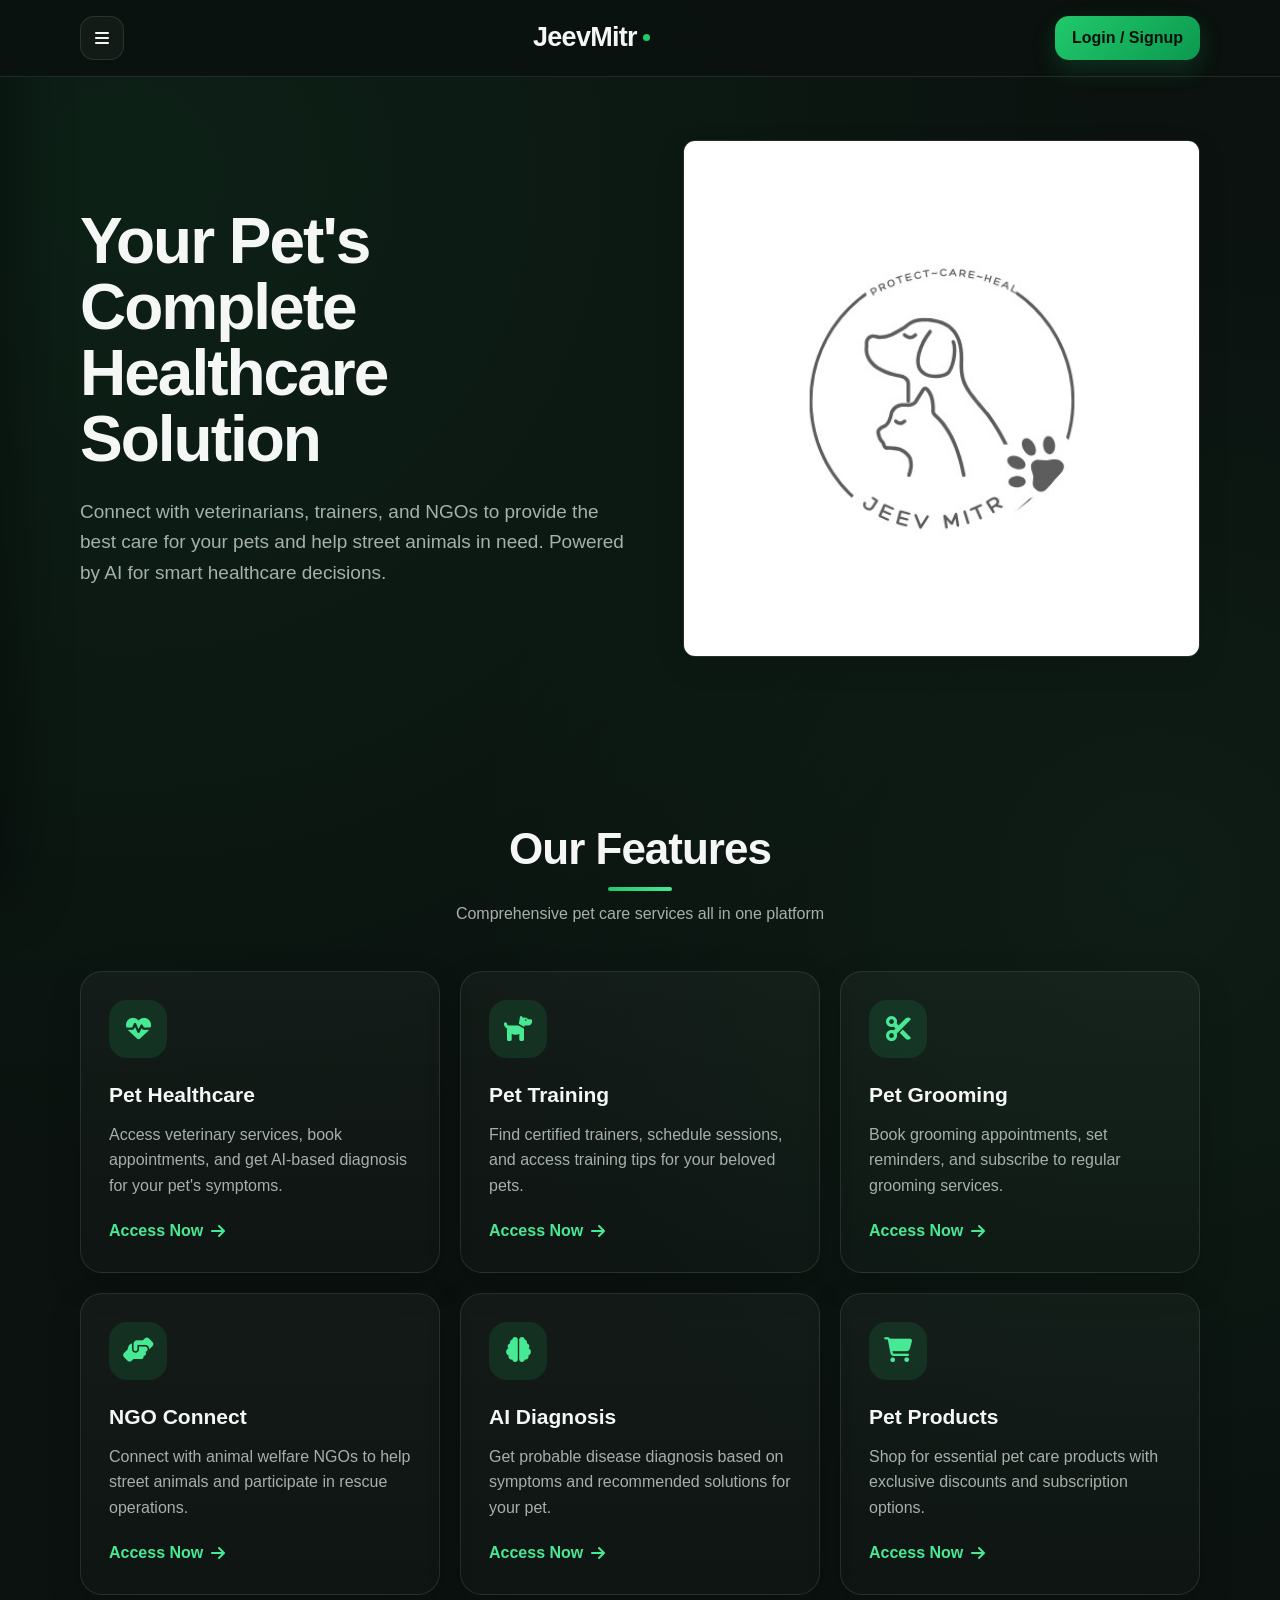
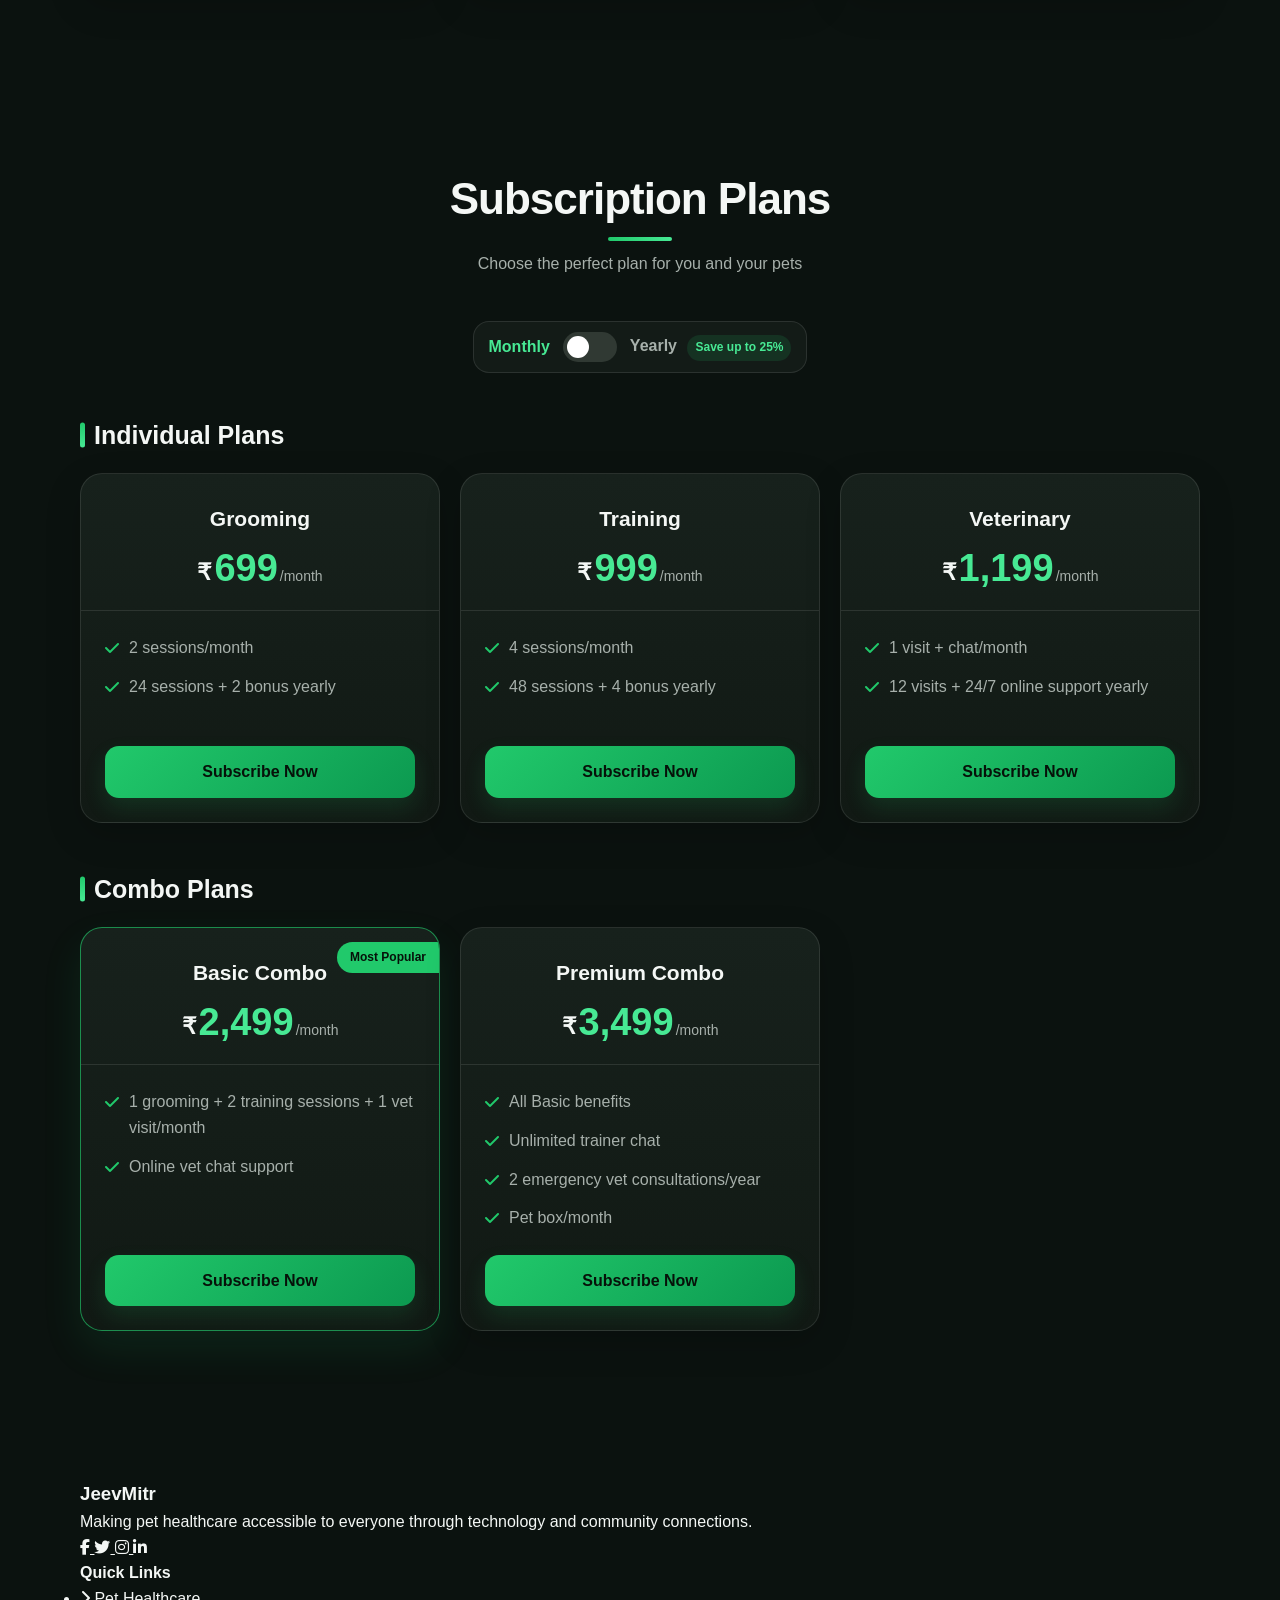
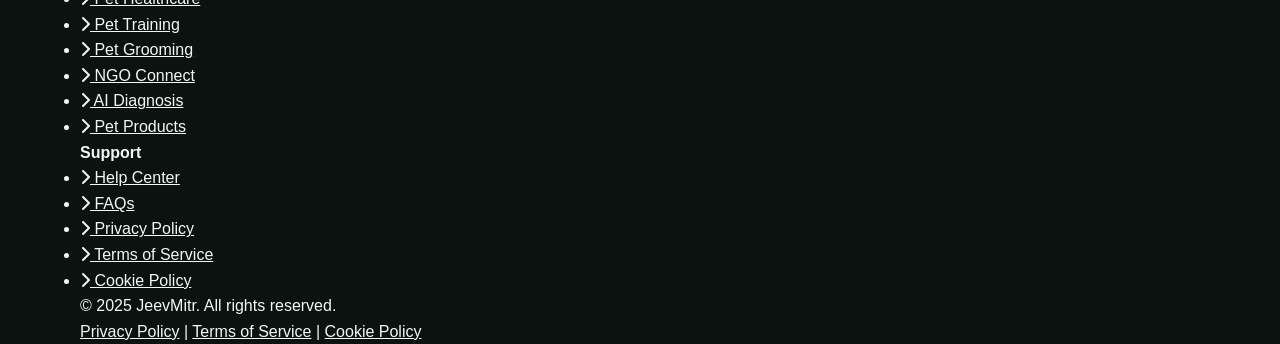
<file: index.html>
<!DOCTYPE html>
<html lang="en">
<head>
    <meta charset="UTF-8">
    <meta name="viewport" content="width=device-width, initial-scale=1.0">
    <title>JeevMitr - Complete Pet Healthcare Solution</title>
    <link rel="icon" href="/api/placeholder/32/32" type="image/png">
    <link href="https://fonts.googleapis.com/css2?family=Roboto:wght@400;500;700&display=swap" rel="stylesheet">
    <link rel="stylesheet" href="https://cdnjs.cloudflare.com/ajax/libs/font-awesome/6.5.1/css/all.min.css">
    <link rel="stylesheet" href="style.css">
</head>
<body>
    <div class="sidebar-overlay"></div>
    <header>
        <div class="container">
            <nav>
                <!-- Menu Toggle Button -->
                <button class="menu-toggle" onclick="toggleSidebar()">
                    <i class="fas fa-bars"></i>
                </button>

                <!-- Center Logo -->
                <div class="logo">
                    <!-- <i class="fas fa-paw"></i> -->
                    <h1>JeevMitr</h1>
                </div>

                <!-- Right side - Authentication -->
                <div class="auth-container">
                    <button class="auth-button" id="authButton" onclick="toggleAuthForm()">
                        Login / Signup
                    </button>
                    <!-- Auth Form Dropdown -->
                    <div class="auth-dropdown" id="authForm">
                        <form id="loginForm" onsubmit="handleAuth(event, 'login')">
                            <h3>Login</h3>
                            <input type="email" placeholder="Email" required>
                            <input type="password" placeholder="Password" required>
                            <button type="submit">Login</button>
                            <p>Don't have an account? <a href="#" onclick="toggleAuthMode()">Sign up</a></p>
                        </form>
                        <form id="signupForm" onsubmit="handleAuth(event, 'signup')" style="display: none;">
                            <h3>Sign Up</h3>
                            <input type="text" placeholder="Full Name" required>
                            <input type="email" placeholder="Email" required>
                            <input type="password" placeholder="Password" required>
                            <input type="password" placeholder="Confirm Password" required>
                            <button type="submit">Sign Up</button>
                            <p>Already have an account? <a href="#" onclick="toggleAuthMode()">Login</a></p>
                        </form>
                    </div>
                    <!-- Profile Dropdown (Hidden by default) -->
                    <div class="profile-dropdown" id="profileDropdown" style="display: none;">
                        <button class="profile-button" onclick="toggleProfileMenu()">
                            <i class="fas fa-user-circle"></i>
                        </button>
                        <div class="profile-menu">
                            <ul>
                                <li><a href="#"><i class="fas fa-user"></i> My Profile</a></li>
                                <li><a href="#"><i class="fas fa-cog"></i> Settings</a></li>
                                <li><a href="#" onclick="handleLogout()"><i class="fas fa-sign-out-alt"></i> Logout</a></li>
                            </ul>
                        </div>
                    </div>
                </div>
            </nav>
        </div>
    </header>

    <!-- Sidebar -->
    <div class="sidebar">
        <ul class="nav-links">
            <li><a href="index.html"><i class="fas fa-home"></i> Home</a></li>
            <li><a href="pet-healthcare.html"><i class="fas fa-heartbeat"></i> Pet Healthcare</a></li>
            <li><a href="pet-training.html"><i class="fas fa-dog"></i> Pet Training</a></li>
            <li><a href="pet-grooming.html"><i class="fas fa-cut"></i> Pet Grooming</a></li>
            <li><a href="ngo-connect.html"><i class="fas fa-hand-holding-heart"></i> NGO Connect</a></li>
            <li><a href="ai-diagnosis.html"><i class="fas fa-robot"></i> AI Diagnosis</a></li>
            <li><a href="ai-wellness.html"><i class="fas fa-robot"></i> Audio Visual Analysis</a></li>
            <li><a href="pet-products.html"><i class="fas fa-shopping-cart"></i> Pet Products</a></li>
        </ul>
    </div>

    <section class="hero">
        <div class="container">
            <div class="hero-content">
                <h2>Your Pet's Complete Healthcare Solution</h2>
                <p>Connect with veterinarians, trainers, and NGOs to provide the best care for your pets and help street animals in need. Powered by AI for smart healthcare decisions.</p>
            </div>
            <div class="hero-image">
                <img src="jeevmitr.jpg" 
                     alt="JeevMitr App Interface" 
                     style="max-width: 100%; height: auto; border-radius: 12px; box-shadow: 0 10px 30px rgba(0,0,0,0.1);">
            </div>
        </div>
    </section>

    <section class="features" id="features">
        <div class="container">
            <div class="section-title">
                <h2>Our Features</h2>
                <p>Comprehensive pet care services all in one platform</p>
            </div>
            <div class="features-grid">
                <div class="feature-card">
                    <div class="feature-icon">
                        <i class="fas fa-heartbeat" style="font-size: 40px; color: var(--primary);"></i>
                    </div>
                    <h3>Pet Healthcare</h3>
                    <p>Access veterinary services, book appointments, and get AI-based diagnosis for your pet's symptoms.</p>
                    <a href="pet-healthcare.html" class="feature-button">Access Now <i class="fas fa-arrow-right"></i></a>
                </div>
                <div class="feature-card">
                    <div class="feature-icon">
                        <i class="fas fa-dog" style="font-size: 40px; color: var(--primary);"></i>
                    </div>
                    <h3>Pet Training</h3>
                    <p>Find certified trainers, schedule sessions, and access training tips for your beloved pets.</p>
                    <a href="pet-training.html" class="feature-button">Access Now <i class="fas fa-arrow-right"></i></a>
                </div>
                <div class="feature-card">
                    <div class="feature-icon">
                        <i class="fas fa-cut" style="font-size: 40px; color: var(--primary);"></i>
                    </div>
                    <h3>Pet Grooming</h3>
                    <p>Book grooming appointments, set reminders, and subscribe to regular grooming services.</p>
                    <a href="pet-grooming.html" class="feature-button">Access Now <i class="fas fa-arrow-right"></i></a>
                </div>
                <div class="feature-card">
                    <div class="feature-icon">
                        <i class="fas fa-hands-helping" style="font-size: 40px; color: var(--primary);"></i>
                    </div>
                    <h3>NGO Connect</h3>
                    <p>Connect with animal welfare NGOs to help street animals and participate in rescue operations.</p>
                    <a href="ngo-connect.html" class="feature-button">Access Now <i class="fas fa-arrow-right"></i></a>
                </div>
                <div class="feature-card">
                    <div class="feature-icon">
                        <i class="fas fa-brain" style="font-size: 40px; color: var(--primary);"></i>
                    </div>
                    <h3>AI Diagnosis</h3>
                    <p>Get probable disease diagnosis based on symptoms and recommended solutions for your pet.</p>
                    <a href="ai-diagnosis.html" class="feature-button">Access Now <i class="fas fa-arrow-right"></i></a>
                </div>
                <div class="feature-card">
                    <div class="feature-icon">
                        <i class="fas fa-shopping-cart" style="font-size: 40px; color: var(--primary);"></i>
                    </div>
                    <h3>Pet Products</h3>
                    <p>Shop for essential pet care products with exclusive discounts and subscription options.</p>
                    <a href="pet-products.html" class="feature-button">Access Now <i class="fas fa-arrow-right"></i></a>
                </div>
            </div>
        </div>
    </section>

    <section class="pricing" id="pricing">
        <div class="container">
            <div class="section-title">
                <h2>Subscription Plans</h2>
                <p>Choose the perfect plan for you and your pets</p>
            </div>
            
            <div class="pricing-toggle">
                <span class="toggle-option active">Monthly</span>
                <label class="toggle-switch">
                    <input type="checkbox" id="billingToggle">
                    <span class="toggle-slider"></span>
                </label>
                <span class="toggle-option">Yearly <span class="discount-badge">Save up to 25%</span></span>
            </div>
            
            <div class="pricing-grid">
                <!-- Individual Plans -->
                <div class="pricing-category">
                    <h3 class="category-title">Individual Plans</h3>
                    <div class="pricing-cards">
                        <!-- Grooming Card -->
                        <div class="pricing-card">
                            <div class="card-header">
                                <h3>Grooming</h3>
                                <div class="price">
                                    <span class="currency">₹</span>
                                    <span class="amount monthly">699</span>
                                    <span class="amount yearly">7,499</span>
                                    <span class="period">/month</span>
                                </div>
                            </div>
                            <div class="card-body">
                                <ul class="benefits-list">
                                    <li>
                                        <i class="fas fa-check"></i>
                                        <span>2 sessions/month</span>
                                    </li>
                                    <li>
                                        <i class="fas fa-check"></i>
                                        <span>24 sessions + 2 bonus yearly</span>
                                    </li>
                                </ul>
                            </div>
                            <div class="card-footer">
                                <button class="subscribe-btn" data-plan="grooming" data-type="individual">Subscribe Now</button>
                            </div>
                        </div>
                        
                        <!-- Training Card -->
                        <div class="pricing-card">
                            <div class="card-header">
                                <h3>Training</h3>
                                <div class="price">
                                    <span class="currency">₹</span>
                                    <span class="amount monthly">999</span>
                                    <span class="amount yearly">10,999</span>
                                    <span class="period">/month</span>
                                </div>
                            </div>
                            <div class="card-body">
                                <ul class="benefits-list">
                                    <li>
                                        <i class="fas fa-check"></i>
                                        <span>4 sessions/month</span>
                                    </li>
                                    <li>
                                        <i class="fas fa-check"></i>
                                        <span>48 sessions + 4 bonus yearly</span>
                                    </li>
                                </ul>
                            </div>
                            <div class="card-footer">
                                <button class="subscribe-btn" data-plan="training" data-type="individual">Subscribe Now</button>
                            </div>
                        </div>
                        
                        <!-- Veterinary Card -->
                        <div class="pricing-card">
                            <div class="card-header">
                                <h3>Veterinary</h3>
                                <div class="price">
                                    <span class="currency">₹</span>
                                    <span class="amount monthly">1,199</span>
                                    <span class="amount yearly">12,999</span>
                                    <span class="period">/month</span>
                                </div>
                            </div>
                            <div class="card-body">
                                <ul class="benefits-list">
                                    <li>
                                        <i class="fas fa-check"></i>
                                        <span>1 visit + chat/month</span>
                                    </li>
                                    <li>
                                        <i class="fas fa-check"></i>
                                        <span>12 visits + 24/7 online support yearly</span>
                                    </li>
                                </ul>
                            </div>
                            <div class="card-footer">
                                <button class="subscribe-btn" data-plan="veterinary" data-type="individual">Subscribe Now</button>
                            </div>
                        </div>
                    </div>
                </div>
                
                <!-- Combo Plans -->
                <div class="pricing-category">
                    <h3 class="category-title">Combo Plans</h3>
                    <div class="pricing-cards">
                        <!-- Basic Combo Card -->
                        <div class="pricing-card popular">
                            <div class="popular-tag">Most Popular</div>
                            <div class="card-header">
                                <h3>Basic Combo</h3>
                                <div class="price">
                                    <span class="currency">₹</span>
                                    <span class="amount monthly">2,499</span>
                                    <span class="amount yearly">26,999</span>
                                    <span class="period">/month</span>
                                </div>
                            </div>
                            <div class="card-body">
                                <ul class="benefits-list">
                                    <li>
                                        <i class="fas fa-check"></i>
                                        <span>1 grooming + 2 training sessions + 1 vet visit/month</span>
                                    </li>
                                    <li>
                                        <i class="fas fa-check"></i>
                                        <span>Online vet chat support</span>
                                    </li>
                                </ul>
                            </div>
                            <div class="card-footer">
                                <button class="subscribe-btn" data-plan="basic-combo" data-type="combo">Subscribe Now</button>
                            </div>
                        </div>
                        
                        <!-- Premium Combo Card -->
                        <div class="pricing-card">
                            <div class="card-header">
                                <h3>Premium Combo</h3>
                                <div class="price">
                                    <span class="currency">₹</span>
                                    <span class="amount monthly">3,499</span>
                                    <span class="amount yearly">36,999</span>
                                    <span class="period">/month</span>
                                </div>
                            </div>
                            <div class="card-body">
                                <ul class="benefits-list">
                                    <li>
                                        <i class="fas fa-check"></i>
                                        <span>All Basic benefits</span>
                                    </li>
                                    <li>
                                        <i class="fas fa-check"></i>
                                        <span>Unlimited trainer chat</span>
                                    </li>
                                    <li>
                                        <i class="fas fa-check"></i>
                                        <span>2 emergency vet consultations/year</span>
                                    </li>
                                    <li>
                                        <i class="fas fa-check"></i>
                                        <span>Pet box/month</span>
                                    </li>
                                </ul>
                            </div>
                            <div class="card-footer">
                                <button class="subscribe-btn" data-plan="premium-combo" data-type="combo">Subscribe Now</button>
                            </div>
                        </div>
                    </div>
                </div>
            </div>
        </div>
    </section>
    
    <!-- Checkout Modal -->
    <div class="modal-overlay" id="checkoutModal">
        <div class="modal-content">
            <div class="modal-header">
                <h3>Subscription Confirmation</h3>
                <button class="close-modal"><i class="fas fa-times"></i></button>
            </div>
            <div class="modal-body">
                <div class="receipt">
                    <div class="receipt-header">
                        <div class="logo">
                            <h3>JeevMitr</h3>
                        </div>
                        <p class="receipt-date">Date: <span id="currentDate"></span></p>
                    </div>
                    <div class="receipt-details">
                        <h4>Plan Details</h4>
                        <table class="receipt-table">
                            <tr>
                                <td>Plan:</td>
                                <td id="planName"></td>
                            </tr>
                            <tr>
                                <td>Billing:</td>
                                <td id="billingCycle"></td>
                            </tr>
                            <tr>
                                <td>Price:</td>
                                <td id="planPrice"></td>
                            </tr>
                        </table>
                        
                        <div class="pet-info">
                            <h4>Pet Information</h4>
                            <div class="form-group">
                                <label for="petName">Pet Name</label>
                                <input type="text" id="petName" placeholder="Enter your pet's name">
                            </div>
                            <div class="form-group">
                                <label for="petType">Pet Type</label>
                                <select id="petType">
                                    <option value="">Select Pet Type</option>
                                    <option value="dog">Dog</option>
                                    <option value="cat">Cat</option>
                                    <option value="bird">Bird</option>
                                    <option value="other">Other</option>
                                </select>
                            </div>
                        </div>
                        
                        <div class="payment-methods">
                            <h4>Payment Method</h4>
                            <div class="payment-options">
                                <label class="payment-option">
                                    <input type="radio" name="payment" value="card" checked>
                                    <span class="payment-label"><i class="fas fa-credit-card"></i> Credit/Debit Card</span>
                                </label>
                                <label class="payment-option">
                                    <input type="radio" name="payment" value="upi">
                                    <span class="payment-label"><i class="fas fa-mobile-alt"></i> UPI</span>
                                </label>
                            </div>
                        </div>
                    </div>
                    <div class="terms-conditions">
                        <label class="terms-checkbox">
                            <input type="checkbox" id="termsAgree">
                            <span>I agree to the <a href="#">Terms and Conditions</a></span>
                        </label>
                    </div>
                </div>
            </div>
            <div class="modal-footer">
                <button class="secondary-btn close-modal">Cancel</button>
                <button class="primary-btn" id="confirmSubscription">Confirm Subscription</button>
            </div>
        </div>
    </div>
    
    <!-- Order Success Modal -->
    <div class="modal-overlay" id="successModal">
        <div class="modal-content success-content">
            <div class="success-icon">
                <i class="fas fa-check-circle"></i>
            </div>
            <h3>Subscription Successful!</h3>
            <p>Thank you for subscribing to JeevMitr. Your pet's health journey begins now!</p>
            <div class="subscription-details">
                <p>Plan: <span id="successPlanName"></span></p>
                <p>Billing: <span id="successBillingCycle"></span></p>
            </div>
            <button class="primary-btn close-success">Done</button>
        </div>
    </div>

    <!-- <section class="problem-solution" id="problem-solution">
        <div class="container">
            <div class="section-title">
                <h2>Understanding Pet Care Challenges</h2>
                <p>Problems we solve and solutions we provide</p>
            </div>
            <div class="tabs">
                <button class="tab-button active" onclick="openTab('problems', event)">Problems</button>
                <button class="tab-button" onclick="openTab('solutions', event)">Solutions</button>
            </div>
            <div id="problems" class="tab-content active">
                <ul class="problem-list">
                    <li>Many pet animals do not have access to proper healthcare due to high costs, lack of awareness, or absence of adequate veterinary services.</li>
                    <li>Most pet owners are unaware about underlying diseases in their pets, leading to delayed treatment.</li>
                    <li>Many pets are deprived of proper training facilities and vaccination routines essential for their wellbeing.</li>
                    <li>Street animals suffer from infections, injuries, and diseases, often facing neglect due to lack of proper medical attention.</li>
                </ul>
            </div>
            <div id="solutions" class="tab-content">
                <ul class="solution-list">
                    <li>We provide essential pet healthcare products on a single platform with competitive pricing and home delivery options.</li>
                    <li>Our app tells the probable diseases and recommends solutions based on symptoms through AI-powered diagnosis.</li>
                    <li>Our app connects veterinarians, trainers and pet owners in need through an easy booking system.</li>
                    <li>Our app connects NGOs and common people to collaborate on street animal rescue and rehabilitation efforts.</li>
                </ul>
            </div>
        </div>
    </section> -->

    <!-- <section class="how-it-works" id="how-it-works">
        <div class="container">
            <div class="section-title">
                <h2>How JeevMitr Works</h2>
                <p>Simple steps to access comprehensive pet care services</p>
            </div>
            <div class="steps">
                <div class="step">
                    <div class="step-number">1</div>
                    <h3>Find Services</h3>
                    <p>Browse through veterinary hospitals, training facilities, grooming centers, and NGOs near you.</p>
                </div>
                <div class="step">
                    <div class="step-number">2</div>
                    <h3>Book Appointments</h3>
                    <p>Schedule appointments directly through the app with your preferred service providers.</p>
                </div>
                <div class="step">
                    <div class="step-number">3</div>
                    <h3>Get Care</h3>
                    <p>Receive quality care for your pets or help street animals through our connected network.</p>
                </div>
            </div>
        </div>
    </section> -->

    <footer>
        <div class="container">
            <div class="footer-content">
                <div class="footer-column">
                    <div class="footer-logo">
                        <i style="font-size: 40px; color: white; margin-right: 10px;"></i>
                        <h3>JeevMitr</h3>
                    </div>
                    <p class="footer-description">Making pet healthcare accessible to everyone through technology and community connections.</p>
                    <div class="social-links">
                        <a href="#" class="social-icon" title="Facebook">
                            <i class="fab fa-facebook-f"></i>
                        </a>
                        <a href="#" class="social-icon" title="Twitter">
                            <i class="fab fa-twitter"></i>
                        </a>
                        <a href="#" class="social-icon" title="Instagram">
                            <i class="fab fa-instagram"></i>
                        </a>
                        <a href="#" class="social-icon" title="LinkedIn">
                            <i class="fab fa-linkedin-in"></i>
                        </a>
                    </div>
                </div>
                <div class="footer-column">
                    <h4>Quick Links</h4>
                    <ul class="footer-links">
                        <li><a href="pet-healthcare.html"><i class="fas fa-chevron-right"></i> Pet Healthcare</a></li>
                        <li><a href="pet-training.html"><i class="fas fa-chevron-right"></i> Pet Training</a></li>
                        <li><a href="pet-grooming.html"><i class="fas fa-chevron-right"></i> Pet Grooming</a></li>
                        <li><a href="ngo-connect.html"><i class="fas fa-chevron-right"></i> NGO Connect</a></li>
                        <li><a href="ai-diagnosis.html"><i class="fas fa-chevron-right"></i> AI Diagnosis</a></li>
                        <li><a href="pet-products.html"><i class="fas fa-chevron-right"></i> Pet Products</a></li>
                    </ul>
                </div>
                <!-- <div class="footer-column">
                    <h4>Company</h4>
                    <ul class="footer-links">
                        <li><a href="#"><i class="fas fa-chevron-right"></i> About Us</a></li>
                        <li><a href="#"><i class="fas fa-chevron-right"></i> Our Team</a></li>
                        <li><a href="#"><i class="fas fa-chevron-right"></i> Careers</a></li>
                        <li><a href="#"><i class="fas fa-chevron-right"></i> Blog</a></li>
                        <li><a href="#"><i class="fas fa-chevron-right"></i> Contact Us</a></li>
                    </ul>
                </div> -->
                <div class="footer-column">
                    <h4>Support</h4>
                    <ul class="footer-links">
                        <li><a href="#"><i class="fas fa-chevron-right"></i> Help Center</a></li>
                        <li><a href="#"><i class="fas fa-chevron-right"></i> FAQs</a></li>
                        <li><a href="#"><i class="fas fa-chevron-right"></i> Privacy Policy</a></li>
                        <li><a href="#"><i class="fas fa-chevron-right"></i> Terms of Service</a></li>
                        <li><a href="#"><i class="fas fa-chevron-right"></i> Cookie Policy</a></li>
                    </ul>
                </div>
            </div>
            <div class="footer-bottom">
                <div class="copyright">
                    <p>&copy; 2025 JeevMitr. All rights reserved.</p>
                </div>
                <div class="footer-legal">
                    <a href="#">Privacy Policy</a>
                    <span class="separator">|</span>
                    <a href="#">Terms of Service</a>
                    <span class="separator">|</span>
                    <a href="#">Cookie Policy</a>
                </div>
            </div>
        </div>
    </footer>

    <script src="script.js"></script>
</body>
</html>
</file>
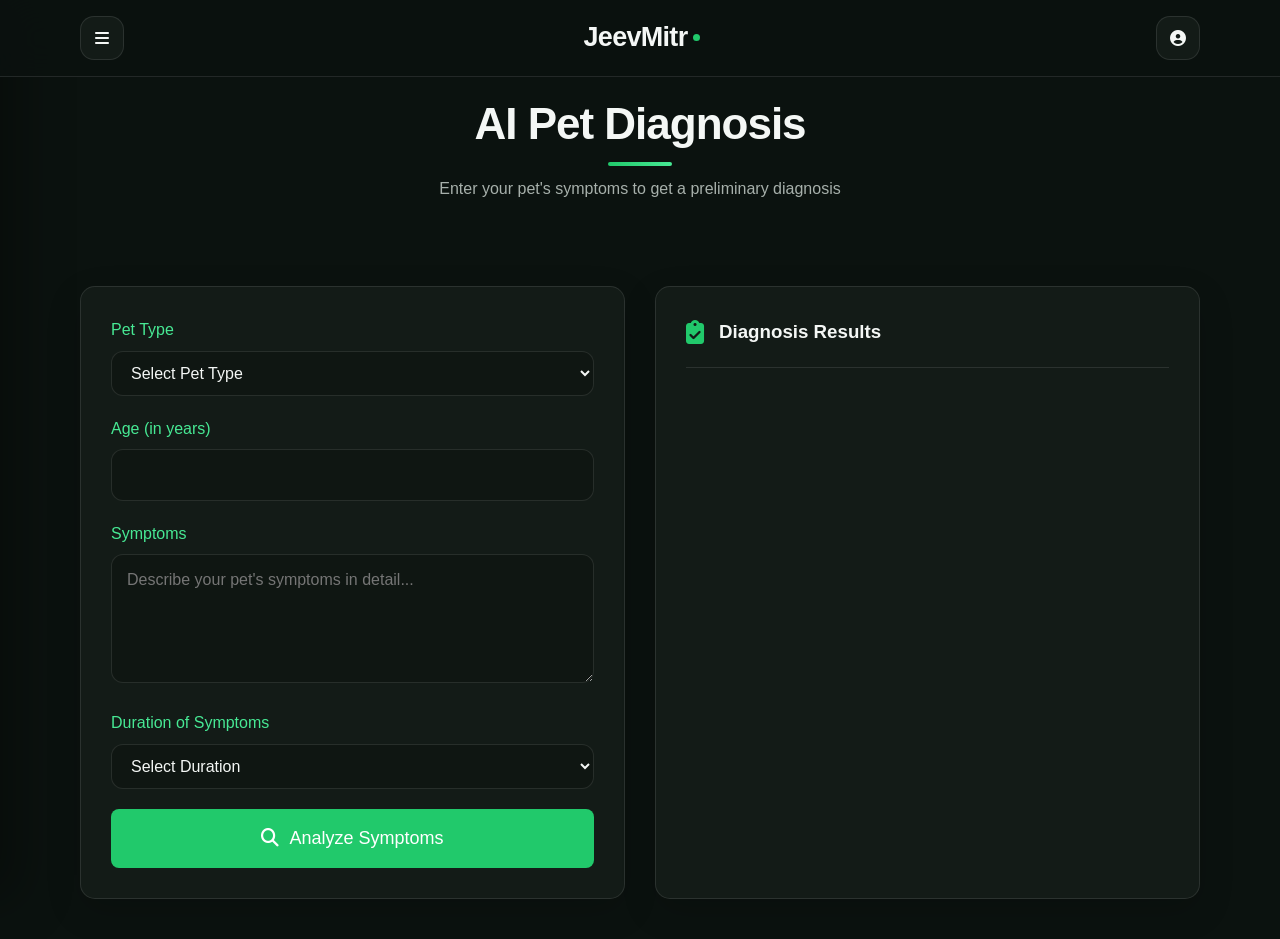
<file: ai-diagnosis.html>
<!DOCTYPE html>
<html lang="en">
<head>
    <meta charset="UTF-8">
    <meta name="viewport" content="width=device-width, initial-scale=1.0">
    <title>AI Diagnosis - JeevMitr</title>
    <link href="https://fonts.googleapis.com/css2?family=Roboto:wght@400;500;700&display=swap" rel="stylesheet">
    <link rel="stylesheet" href="https://cdnjs.cloudflare.com/ajax/libs/font-awesome/6.5.1/css/all.min.css">
    <link rel="stylesheet" href="style.css">
    <style>
        .ai-diagnosis {
            padding-top: 100px;
            min-height: 100vh;
            background: #f5f5f5;
        }
        .diagnosis-container {
            display: grid;
            grid-template-columns: 1fr 1fr;
            gap: 30px;
            padding: 40px 0;
        }
        .symptoms-form {
            background: white;
            padding: 30px;
            border-radius: 15px;
            box-shadow: 0 2px 10px rgba(0,0,0,0.1);
        }
        .results-section {
            background: white;
            padding: 30px;
            border-radius: 15px;
            box-shadow: 0 2px 10px rgba(0,0,0,0.1);
        }
        .form-group {
            margin-bottom: 20px;
        }
        .form-group label {
            display: block;
            margin-bottom: 8px;
            color: var(--primary);
            font-weight: 500;
        }
        .form-group input,
        .form-group select,
        .form-group textarea {
            width: 100%;
            padding: 12px 15px;
            border: 2px solid #e0e0e0;
            border-radius: 8px;
            font-size: 16px;
            transition: all 0.3s;
        }
        .form-group input:focus,
        .form-group select:focus,
        .form-group textarea:focus {
            border-color: var(--primary);
            outline: none;
            box-shadow: 0 0 0 3px rgba(76, 175, 80, 0.1);
        }
        .symptom-tags {
            display: flex;
            flex-wrap: wrap;
            gap: 10px;
            margin-top: 10px;
        }
        .symptom-tag {
            background: var(--primary-light);
            color: var(--primary);
            padding: 8px 15px;
            border-radius: 20px;
            font-size: 14px;
            display: flex;
            align-items: center;
            gap: 5px;
        }
        .symptom-tag i {
            cursor: pointer;
        }
        .submit-btn {
            background: var(--primary);
            color: white;
            padding: 15px 30px;
            border: none;
            border-radius: 8px;
            font-size: 18px;
            font-weight: 500;
            cursor: pointer;
            transition: all 0.3s;
            width: 100%;
            display: flex;
            align-items: center;
            justify-content: center;
            gap: 10px;
        }
        .submit-btn:hover {
            background: var(--primary-dark);
            transform: translateY(-2px);
            box-shadow: 0 5px 15px rgba(76, 175, 80, 0.3);
        }
        .submit-btn:disabled {
            background: #ccc;
            cursor: not-allowed;
            transform: none;
            box-shadow: none;
        }
        .results-header {
            display: flex;
            align-items: center;
            gap: 15px;
            margin-bottom: 20px;
        }
        .results-header i {
            font-size: 24px;
            color: var(--primary);
        }
        .disease-card {
            background: #f8f9fa;
            padding: 20px;
            border-radius: 10px;
            margin-bottom: 15px;
        }
        .disease-name {
            font-size: 18px;
            color: var(--primary);
            margin-bottom: 10px;
            font-weight: 500;
        }
        .disease-probability {
            display: flex;
            align-items: center;
            gap: 10px;
            margin-bottom: 10px;
        }
        .probability-bar {
            flex: 1;
            height: 8px;
            background: #e0e0e0;
            border-radius: 4px;
            overflow: hidden;
        }
        .probability-fill {
            height: 100%;
            background: var(--primary);
            border-radius: 4px;
        }
        .disease-description {
            font-size: 14px;
            color: #666;
            margin-bottom: 10px;
        }
        .recommendations {
            margin-top: 20px;
            padding-top: 20px;
            border-top: 1px solid #eee;
        }
        .recommendation-item {
            display: flex;
            align-items: center;
            gap: 10px;
            margin-bottom: 10px;
            padding: 10px;
            background: #f8f9fa;
            border-radius: 8px;
        }
        .recommendation-item i {
            color: var(--primary);
        }
        .loading {
            display: none;
            text-align: center;
            padding: 20px;
        }
        .loading i {
            font-size: 24px;
            color: var(--primary);
            animation: spin 1s linear infinite;
        }
        @keyframes spin {
            0% { transform: rotate(0deg); }
            100% { transform: rotate(360deg); }
        }
        @media (max-width: 768px) {
            .diagnosis-container {
                grid-template-columns: 1fr;
            }
        }
    </style>
</head>
<body>
    <header>
        <div class="container">
            <nav>
                <!-- Menu Toggle Button -->
                <button class="menu-toggle" onclick="toggleSidebar()">
                    <i class="fas fa-bars"></i>
                </button>

                <!-- Center Logo -->
                <div class="logo">
                      
                    <h1>JeevMitr</h1>
                </div>

                <!-- Profile Section -->
                <div class="profile-section">
                     
                    <div class="profile-dropdown">
                        <button class="profile-button" onclick="toggleProfileMenu()">
                            <i class="fas fa-user-circle"></i>
                        </button>
                        <div class="profile-menu">
                            <ul>
                                <li><a href="#"><i class="fas fa-user"></i> My Profile</a></li>
                                <li><a href="#"><i class="fas fa-cog"></i> Settings</a></li>
                                <li><a href="#" onclick="handleLogout()"><i class="fas fa-sign-out-alt"></i> Logout</a></li>
                            </ul>
                        </div>
                    </div>
                </div>
            </nav>
        </div>
    </header>

    <!-- Sidebar -->
    <div class="sidebar">
        <ul class="nav-links">
            <li><a href="index.html"><i class="fas fa-home"></i> Home</a></li>
            <li><a href="pet-healthcare.html"><i class="fas fa-heartbeat"></i> Pet Healthcare</a></li>
            <li><a href="pet-training.html"><i class="fas fa-dog"></i> Pet Training</a></li>
            <li><a href="pet-grooming.html"><i class="fas fa-cut"></i> Pet Grooming</a></li>
            <li><a href="ngo-connect.html"><i class="fas fa-hand-holding-heart"></i> NGO Connect</a></li>
            <li><a href="ai-diagnosis.html"><i class="fas fa-robot"></i> AI Diagnosis</a></li>
            <li><a href="pet-products.html"><i class="fas fa-shopping-cart"></i> Pet Products</a></li>
        </ul>
    </div>

    <div class="sidebar-overlay"></div>

    <section class="ai-diagnosis">
        <div class="container">
            <div class="section-title">
                <h2>AI Pet Diagnosis</h2>
                <p>Enter your pet's symptoms to get a preliminary diagnosis</p>
            </div>
            <div class="diagnosis-container">
                <div class="symptoms-form">
                    <form id="diagnosisForm">
                        <div class="form-group">
                            <label for="petType">Pet Type</label>
                            <select id="petType" required>
                                <option value="">Select Pet Type</option>
                                <option value="dog">Dog</option>
                                <option value="cat">Cat</option>
                                <option value="bird">Bird</option>
                                <option value="other">Other</option>
                            </select>
                        </div>
                        <div class="form-group">
                            <label for="age">Age (in years)</label>
                            <input type="number" id="age" min="0" max="30" required>
                        </div>
                        <div class="form-group">
                            <label for="symptoms">Symptoms</label>
                            <textarea id="symptoms" rows="4" placeholder="Describe your pet's symptoms in detail..." required></textarea>
                        </div>
                        <div class="form-group">
                            <label for="duration">Duration of Symptoms</label>
                            <select id="duration" required>
                                <option value="">Select Duration</option>
                                <option value="lessThanDay">Less than a day</option>
                                <option value="1-3days">1-3 days</option>
                                <option value="4-7days">4-7 days</option>
                                <option value="moreThanWeek">More than a week</option>
                            </select>
                        </div>
                        <button type="submit" class="submit-btn" id="submitBtn">
                            <i class="fas fa-search"></i> Analyze Symptoms
                        </button>
                    </form>
                </div>

                <div class="results-section">
                    <div class="loading" id="loading">
                        <i class="fas fa-spinner"></i>
                        <p>Analyzing symptoms...</p>
                    </div>
                    <div id="resultsContent">
                        <div class="results-header">
                            <i class="fas fa-clipboard-check"></i>
                            <h3>Diagnosis Results</h3>
                        </div>
                        <div id="diseaseResults">
                            <!-- Disease results will be displayed here -->
                        </div>
                        <div class="recommendations" id="recommendations">
                            <!-- Recommendations will be displayed here -->
                        </div>
                    </div>
                </div>
            </div>
        </div>
    </section>

    <script>
        // Sample disease database
        const diseaseDatabase = {
            dog: [
                {
                    name: "Canine Parvovirus",
                    symptoms: ["vomiting", "diarrhea", "lethargy", "loss of appetite"],
                    description: "A highly contagious viral disease affecting dogs, particularly puppies.",
                    recommendations: [
                        "Seek immediate veterinary care",
                        "Keep the dog hydrated",
                        "Isolate from other dogs",
                        "Follow strict hygiene protocols" 
                    ]
                },
                {
                    name: "Kennel Cough",
                    symptoms: ["coughing", "sneezing", "runny nose", "fever"],
                    description: "A respiratory infection common in dogs, especially in crowded conditions.",
                    recommendations: [
                        "Visit veterinarian for diagnosis",
                        "Keep dog warm and comfortable",
                        "Ensure proper rest",
                        "Consider vaccination"
                    ]
                },
                {
                    name: "Flea Allergy Dermatitis",
                    symptoms: ["itching", "red skin", "hair loss", "scabs"],
                    description: "An allergic reaction to flea bites causing severe itching and skin irritation.",
                    recommendations: [
                        "Use flea prevention treatment",
                        "Regular grooming",
                        "Clean bedding and environment",
                        "Consult vet for medication"
                    ]
                },
                {
                    name: "Hip Dysplasia",
                    symptoms: ["limping", "difficulty rising", "reduced activity", "pain in hips", "muscle loss"],
                    description: "A genetic condition affecting the hip joint, common in larger breeds.",
                    recommendations: [
                        "Consult veterinary orthopedist",
                        "Maintain healthy weight",
                        "Regular gentle exercise",
                        "Consider joint supplements"
                    ]
                },
                {
                    name: "Canine Dental Disease",
                    symptoms: ["bad breath", "yellow teeth", "bleeding gums", "difficulty eating", "drooling"],
                    description: "Periodontal disease affecting teeth and gums, common in adult dogs.",
                    recommendations: [
                        "Regular dental cleaning",
                        "Daily tooth brushing",
                        "Dental chew toys",
                        "Veterinary dental check-up"
                    ]
                },
                {
                    name: "Canine Arthritis",
                    symptoms: ["stiffness", "difficulty walking", "reluctance to jump", "joint swelling", "decreased activity"],
                    description: "A degenerative joint condition common in older dogs.",
                    recommendations: [
                        "Regular moderate exercise",
                        "Weight management",
                        "Anti-inflammatory medication",
                        "Comfortable bedding"
                    ]
                }
            ],
            cat: [
                {
                    name: "Feline Upper Respiratory Infection",
                    symptoms: ["sneezing", "coughing", "runny nose", "eye discharge"],
                    description: "A common viral or bacterial infection affecting cats' respiratory system.",
                    recommendations: [
                        "Keep cat warm and comfortable",
                        "Ensure proper hydration",
                        "Clean eyes and nose regularly",
                        "Visit veterinarian if symptoms worsen"
                    ]
                },
                {
                    name: "Feline Lower Urinary Tract Disease",
                    symptoms: ["frequent urination", "blood in urine", "straining to urinate", "litter box avoidance"],
                    description: "A group of conditions affecting the bladder and urethra in cats.",
                    recommendations: [
                        "Seek immediate veterinary care",
                        "Increase water intake",
                        "Consider special diet",
                        "Reduce stress"
                    ]
                },
                {
                    name: "Feline Diabetes",
                    symptoms: ["increased thirst", "frequent urination", "weight loss", "increased appetite"],
                    description: "A metabolic disorder where the body cannot properly regulate blood sugar levels.",
                    recommendations: [
                        "Consult veterinarian for diagnosis",
                        "Implement dietary changes",
                        "Regular monitoring",
                        "Consider insulin therapy"
                    ]
                },
                {
                    name: "Feline Hyperthyroidism",
                    symptoms: ["weight loss", "increased appetite", "hyperactivity", "vomiting", "excessive grooming"],
                    description: "An endocrine disorder causing overproduction of thyroid hormones.",
                    recommendations: [
                        "Thyroid function testing",
                        "Medication management",
                        "Regular vet check-ups",
                        "Monitor weight changes"
                    ]
                },
                {
                    name: "Feline Asthma",
                    symptoms: ["coughing", "wheezing", "rapid breathing", "open-mouth breathing", "lethargy"],
                    description: "A respiratory condition causing inflammation of the airways.",
                    recommendations: [
                        "Avoid environmental triggers",
                        "Use air purifiers",
                        "Consider inhaler therapy",
                        "Regular vet monitoring"
                    ]
                },
                {
                    name: "Feline Inflammatory Bowel Disease",
                    symptoms: ["chronic vomiting", "diarrhea", "weight loss", "poor appetite", "lethargy"],
                    description: "A chronic digestive disorder causing inflammation in the intestines.",
                    recommendations: [
                        "Dietary modification",
                        "Medication as prescribed",
                        "Regular vet check-ups",
                        "Stress reduction"
                    ]
                }
            ]
        };

        const diagnosisForm = document.getElementById('diagnosisForm');
        const loading = document.getElementById('loading');
        const resultsContent = document.getElementById('resultsContent');
        const diseaseResults = document.getElementById('diseaseResults');
        const recommendations = document.getElementById('recommendations');
        const submitBtn = document.getElementById('submitBtn');

        diagnosisForm.addEventListener('submit', function(e) {
            e.preventDefault();
            
            // Show loading state
            loading.style.display = 'block';
            resultsContent.style.display = 'none';
            submitBtn.disabled = true;

            // Simulate AI processing delay
            setTimeout(() => {
                analyzeSymptoms();
                loading.style.display = 'none';
                resultsContent.style.display = 'block';
                submitBtn.disabled = false;
            }, 2000);
        });

        function analyzeSymptoms() {
            const petType = document.getElementById('petType').value;
            const symptoms = document.getElementById('symptoms').value.toLowerCase();
            const age = parseInt(document.getElementById('age').value);
            const duration = document.getElementById('duration').value;

            // Clear previous results
            diseaseResults.innerHTML = '';
            recommendations.innerHTML = '';

            if (!petType || !symptoms) {
                diseaseResults.innerHTML = '<p>Please enter all required information.</p>';
                return;
            }

            const petDiseases = diseaseDatabase[petType] || [];
            const matchedDiseases = [];

            // Find matching diseases based on symptoms
            petDiseases.forEach(disease => {
                const matchingSymptoms = disease.symptoms.filter(symptom => 
                    symptoms.includes(symptom)
                );
                
                if (matchingSymptoms.length > 0) {
                    const probability = (matchingSymptoms.length / disease.symptoms.length) * 100;
                    matchedDiseases.push({
                        ...disease,
                        probability: Math.min(probability, 100)
                    });
                }
            });

            // Sort by probability
            matchedDiseases.sort((a, b) => b.probability - a.probability);

            // Display results
            if (matchedDiseases.length === 0) {
                diseaseResults.innerHTML = `
                    <div class="disease-card">
                        <p>No matching conditions found. Please consult a veterinarian for a proper diagnosis.</p>
                    </div>
                `;
            } else {
                matchedDiseases.forEach(disease => {
                    const diseaseCard = document.createElement('div');
                    diseaseCard.className = 'disease-card';
                    diseaseCard.innerHTML = `
                        <h4 class="disease-name">${disease.name}</h4>
                        <div class="disease-probability">
                            <span>${disease.probability.toFixed(1)}% match</span>
                            <div class="probability-bar">
                                <div class="probability-fill" style="width: ${disease.probability}%"></div>
                            </div>
                        </div>
                        <p class="disease-description">${disease.description}</p>
                    `;
                    diseaseResults.appendChild(diseaseCard);

                    // Add recommendations
                    disease.recommendations.forEach(rec => {
                        const recItem = document.createElement('div');
                        recItem.className = 'recommendation-item';
                        recItem.innerHTML = `
                            <i class="fas fa-check-circle"></i>
                            <span>${rec}</span>
                        `;
                        recommendations.appendChild(recItem);
                    });
                });
            }

            // Add disclaimer
            const disclaimer = document.createElement('div');
            disclaimer.className = 'disease-card';
            disclaimer.innerHTML = `
                <p style="color: #666; font-size: 14px;">
                    <strong>Disclaimer:</strong> This is a preliminary diagnosis based on the symptoms provided. 
                    Please consult a veterinarian for a proper medical diagnosis and treatment plan.
                </p>
            `;
            diseaseResults.appendChild(disclaimer);
        }
    </script>
</body>
</html>
</file>
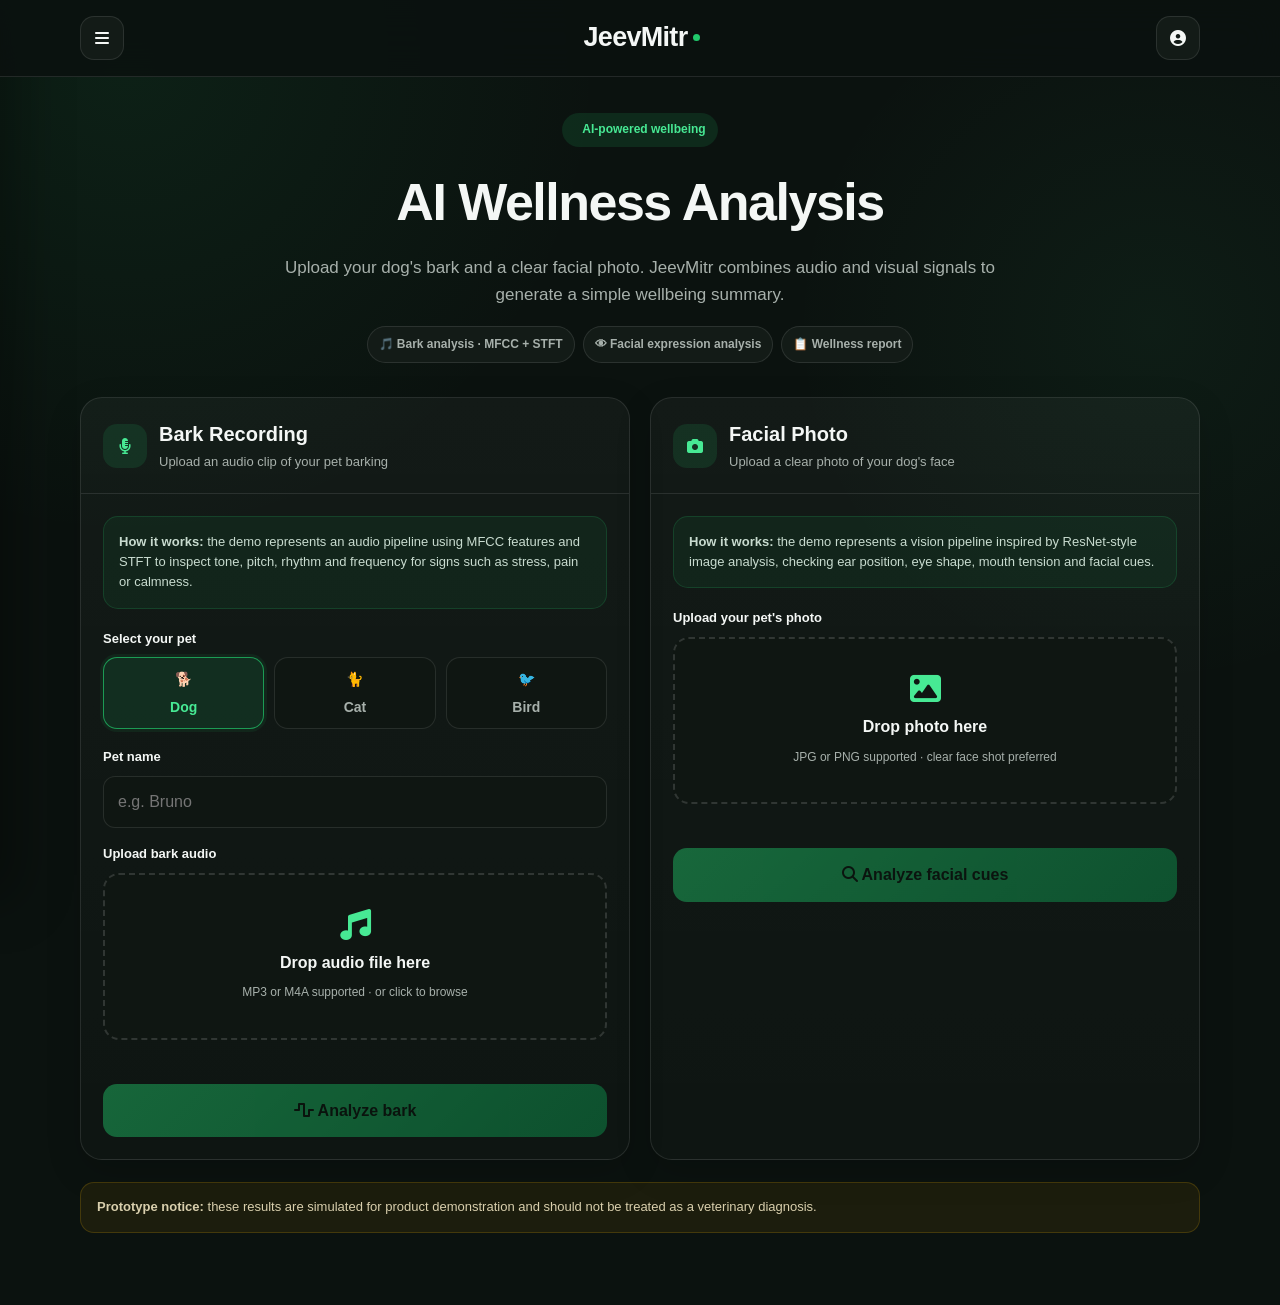
<file: ai-wellness.html>
<!DOCTYPE html>
<html lang="en">
<head>
  <meta charset="UTF-8" />
  <meta name="viewport" content="width=device-width, initial-scale=1.0" />
  <title>AI Wellness Analysis - JeevMitr</title>
  <link href="https://fonts.googleapis.com/css2?family=Roboto:wght@400;500;700;700;800&display=swap" rel="stylesheet" />
  <link rel="stylesheet" href="https://cdnjs.cloudflare.com/ajax/libs/font-awesome/6.5.1/css/all.min.css" />
  <link rel="stylesheet" href="style.css" />
  <style>
    .wellness-page{padding:112px 0 72px;min-height:100vh}
    .wellness-hero{max-width:860px;margin:0 auto 34px;text-align:center}.wellness-kicker{display:inline-flex;align-items:center;gap:8px;padding:7px 12px;border-radius:999px;background:var(--primary-soft);color:var(--accent);font-size:12px;font-weight:800}.wellness-hero h2{margin:14px 0 10px;font-size:clamp(34px,5vw,52px);letter-spacing:-1.5px}.wellness-hero p{max-width:720px;margin:0 auto;color:var(--muted);font-size:17px}.wellness-pills{display:flex;justify-content:center;flex-wrap:wrap;gap:8px;margin-top:18px}.wellness-pill{padding:8px 11px;border:1px solid var(--border);border-radius:999px;background:var(--surface);color:var(--muted);font-size:12px;font-weight:700}
    .analysis-grid{display:grid;grid-template-columns:1fr 1fr;gap:20px}.analysis-card{background:linear-gradient(180deg,rgba(255,255,255,.035),rgba(255,255,255,.015));border:1px solid var(--border);border-radius:22px;box-shadow:0 12px 35px rgba(0,0,0,.16);overflow:hidden}.analysis-head{display:flex;align-items:center;gap:12px;padding:20px 22px;border-bottom:1px solid var(--border)}.analysis-icon{width:44px;height:44px;display:grid;place-items:center;border-radius:14px;background:var(--primary-soft);color:var(--accent)}.analysis-head h3{font-size:20px}.analysis-head p{color:var(--muted);font-size:13px;margin-top:2px}.analysis-body{padding:22px}.info-box{padding:15px;border:1px solid rgba(33,201,107,.18);border-radius:15px;background:rgba(33,201,107,.07);color:#c8dbcf;font-size:13px;line-height:1.55;margin-bottom:20px}.pet-options{display:grid;grid-template-columns:repeat(3,1fr);gap:10px;margin-bottom:18px}.pet-option{position:relative}.pet-option input{position:absolute;opacity:0}.pet-option label{display:flex;flex-direction:column;align-items:center;justify-content:center;gap:5px;min-height:72px;padding:10px;border:1px solid var(--border);border-radius:14px;background:#0f1612;color:var(--muted);cursor:pointer;font-size:14px;font-weight:700}.pet-option input:checked+label{border-color:rgba(33,201,107,.7);background:var(--primary-soft);color:var(--accent);box-shadow:0 0 0 3px rgba(33,201,107,.08)}.field-label{display:block;color:var(--text);font-size:13px;font-weight:800;margin-bottom:8px}.field-input{width:100%;padding:12px 14px;border:1px solid var(--border);border-radius:12px;background:#0f1612;color:var(--text);outline:none}.field-input:focus{border-color:rgba(33,201,107,.7);box-shadow:0 0 0 4px var(--primary-soft)}.upload-zone{border:2px dashed rgba(255,255,255,.14);border-radius:16px;background:#0f1612;padding:34px 18px;text-align:center;color:var(--muted);cursor:pointer;transition:.2s}.upload-zone:hover,.upload-zone.drag{border-color:var(--primary);background:var(--primary-soft)}.upload-zone i{font-size:31px;color:var(--accent);margin-bottom:10px}.upload-zone strong{display:block;color:var(--text);margin-bottom:3px}.upload-zone small{font-size:12px}.file-name{margin-top:9px;color:var(--accent);font-size:13px;text-align:center;min-height:19px}.analyze-btn{width:100%;margin-top:16px;padding:14px;border:0;border-radius:14px;background:linear-gradient(135deg,var(--primary),var(--primary-dark));color:#061109;font-weight:900;font-size:16px}.analyze-btn:disabled{opacity:.45;cursor:not-allowed}.result-card{margin-top:18px;padding:17px;border:1px solid var(--border);border-radius:16px;background:#101713}.result-empty{text-align:center;padding:28px 12px;color:var(--muted)}.result-empty i{display:block;font-size:30px;color:var(--accent);margin-bottom:10px}.result-row{display:flex;justify-content:space-between;gap:15px;padding:9px 0;border-bottom:1px solid rgba(255,255,255,.07);font-size:14px}.result-row:last-child{border-bottom:0}.result-row span:first-child{color:var(--muted)}.result-row strong{color:var(--text)}.wellness-note{margin-top:22px;padding:14px 16px;border-radius:14px;border:1px solid rgba(230,168,0,.2);background:rgba(230,168,0,.08);color:#d9cfad;font-size:13px}
    @media(max-width:800px){.analysis-grid{grid-template-columns:1fr}}@media(max-width:520px){.pet-options{grid-template-columns:1fr 1fr}.wellness-page{padding-top:98px}.analysis-body{padding:17px}}
  </style>
</head>
<body>
  <div class="sidebar-overlay"></div>
  <header><div class="container"><nav><button class="menu-toggle" onclick="toggleSidebar()" aria-label="Open menu"><i class="fas fa-bars"></i></button><div class="logo"><h1>JeevMitr</h1></div><div class="profile-section"><div class="profile-dropdown"><button class="profile-button" onclick="toggleProfileMenu()" aria-label="Open profile"><i class="fas fa-user-circle"></i></button><div class="profile-menu"><ul><li><a href="#"><i class="fas fa-user"></i> My Profile</a></li><li><a href="#"><i class="fas fa-cog"></i> Settings</a></li><li><a href="#" onclick="handleLogout()"><i class="fas fa-sign-out-alt"></i> Logout</a></li></ul></div></div></div></nav></div></header>
  <div class="sidebar"><ul class="nav-links"><li><a href="index.html"><i class="fas fa-home"></i> Home</a></li><li><a href="pet-healthcare.html"><i class="fas fa-heartbeat"></i> Pet Healthcare</a></li><li><a href="pet-training.html"><i class="fas fa-dog"></i> Pet Training</a></li><li><a href="pet-grooming.html"><i class="fas fa-cut"></i> Pet Grooming</a></li><li><a href="ngo-connect.html"><i class="fas fa-hand-holding-heart"></i> NGO Connect</a></li><li><a href="emergency-rescue.html"><i class="fas fa-truck-medical"></i> Emergency Rescue</a></li><li><a href="ai-diagnosis.html"><i class="fas fa-robot"></i> AI Diagnosis</a></li><li><a href="ai-wellness.html"><i class="fas fa-wave-square"></i> Audio Visual Analysis</a></li><li><a href="pet-products.html"><i class="fas fa-shopping-cart"></i> Pet Products</a></li></ul></div>

  <main class="wellness-page"><div class="container">
    <section class="wellness-hero">
      <span class="wellness-kicker"><i class="fas fa-sparkles"></i> AI-powered wellbeing</span>
      <h2>AI Wellness Analysis</h2>
      <p>Upload your dog's bark and a clear facial photo. JeevMitr combines audio and visual signals to generate a simple wellbeing summary.</p>
      <div class="wellness-pills"><span class="wellness-pill">🎵 Bark analysis · MFCC + STFT</span><span class="wellness-pill">👁 Facial expression analysis</span><span class="wellness-pill">📋 Wellness report</span></div>
    </section>

    <section class="analysis-grid">
      <article class="analysis-card">
        <div class="analysis-head"><div class="analysis-icon"><i class="fas fa-microphone-lines"></i></div><div><h3>Bark Recording</h3><p>Upload an audio clip of your pet barking</p></div></div>
        <div class="analysis-body">
          <div class="info-box"><strong>How it works:</strong> the demo represents an audio pipeline using MFCC features and STFT to inspect tone, pitch, rhythm and frequency for signs such as stress, pain or calmness.</div>
          <span class="field-label">Select your pet</span>
          <div class="pet-options"><div class="pet-option"><input type="radio" id="dog" name="petType" value="Dog" checked><label for="dog">🐕<span>Dog</span></label></div><div class="pet-option"><input type="radio" id="cat" name="petType" value="Cat"><label for="cat">🐈<span>Cat</span></label></div><div class="pet-option"><input type="radio" id="bird" name="petType" value="Bird"><label for="bird">🐦<span>Bird</span></label></div></div>
          <label class="field-label" for="petName">Pet name</label><input class="field-input" id="petName" placeholder="e.g. Bruno" />
          <div style="height:16px"></div><span class="field-label">Upload bark audio</span>
          <div class="upload-zone" id="audioZone"><i class="fas fa-music"></i><strong>Drop audio file here</strong><small>MP3 or M4A supported · or click to browse</small></div><input id="audioInput" type="file" accept="audio/*" hidden><div class="file-name" id="audioName"></div>
          <button class="analyze-btn" id="audioAnalyze" disabled><i class="fas fa-wave-square"></i> Analyze bark</button><div id="audioResult"></div>
        </div>
      </article>

      <article class="analysis-card">
        <div class="analysis-head"><div class="analysis-icon"><i class="fas fa-camera"></i></div><div><h3>Facial Photo</h3><p>Upload a clear photo of your dog's face</p></div></div>
        <div class="analysis-body">
          <div class="info-box"><strong>How it works:</strong> the demo represents a vision pipeline inspired by ResNet-style image analysis, checking ear position, eye shape, mouth tension and facial cues.</div>
          <span class="field-label">Upload your pet's photo</span>
          <div class="upload-zone" id="photoZone"><i class="fas fa-image"></i><strong>Drop photo here</strong><small>JPG or PNG supported · clear face shot preferred</small></div><input id="photoInput" type="file" accept="image/*" hidden><div class="file-name" id="photoName"></div>
          <button class="analyze-btn" id="photoAnalyze" disabled><i class="fas fa-magnifying-glass"></i> Analyze facial cues</button><div id="photoResult"></div>
        </div>
      </article>
    </section>
    <div class="wellness-note"><strong>Prototype notice:</strong> these results are simulated for product demonstration and should not be treated as a veterinary diagnosis.</div>
  </div></main>

  <script src="script.js"></script>
  <script>
    const setupUpload=(zoneId,inputId,nameId,buttonId)=>{const z=document.getElementById(zoneId),input=document.getElementById(inputId),name=document.getElementById(nameId),btn=document.getElementById(buttonId);z.addEventListener('click',()=>input.click());['dragenter','dragover'].forEach(e=>z.addEventListener(e,ev=>{ev.preventDefault();z.classList.add('drag')}));['dragleave','drop'].forEach(e=>z.addEventListener(e,ev=>{ev.preventDefault();z.classList.remove('drag')}));z.addEventListener('drop',ev=>{const file=ev.dataTransfer.files[0];if(file){input.files=ev.dataTransfer.files;name.textContent=file.name;btn.disabled=false;}});input.addEventListener('change',()=>{const file=input.files[0];name.textContent=file?file.name:'';btn.disabled=!file});return{input,btn};};
    const audio=setupUpload('audioZone','audioInput','audioName','audioAnalyze');const photo=setupUpload('photoZone','photoInput','photoName','photoAnalyze');
    function resultBox(title,rows){return '<div class="result-card"><strong>'+title+'</strong>'+rows.map(r=>'<div class="result-row"><span>'+r[0]+'</span><strong>'+r[1]+'</strong></div>').join('')+'</div>'}
    audio.btn.addEventListener('click',()=>{audio.btn.disabled=true;audio.btn.innerHTML='<i class="fas fa-spinner fa-spin"></i> Analyzing…';setTimeout(()=>{const pet=document.querySelector('input[name="petType"]:checked')?.value||'Dog';const name=document.getElementById('petName').value.trim()||pet;document.getElementById('audioResult').innerHTML=resultBox('Bark wellbeing summary',[['Pet',name],['Signal', 'Moderate arousal'],['Pattern','Likely alert / excited'],['Wellbeing cue','Monitor for repeated stress signals']]);audio.btn.disabled=false;audio.btn.innerHTML='<i class="fas fa-check"></i> Bark analyzed'},700)});
    photo.btn.addEventListener('click',()=>{photo.btn.disabled=true;photo.btn.innerHTML='<i class="fas fa-spinner fa-spin"></i> Analyzing…';setTimeout(()=>{const pet=document.querySelector('input[name="petType"]:checked')?.value||'Dog';document.getElementById('photoResult').innerHTML=resultBox('Facial wellbeing summary',[['Pet',pet],['Expression','Calm / attentive'],['Cue strength','Moderate confidence'],['Wellbeing cue','No obvious distress signal in this demo']]);photo.btn.disabled=false;photo.btn.innerHTML='<i class="fas fa-check"></i> Facial cues analyzed'},700)});
  </script>
</body>
</html>
</file>
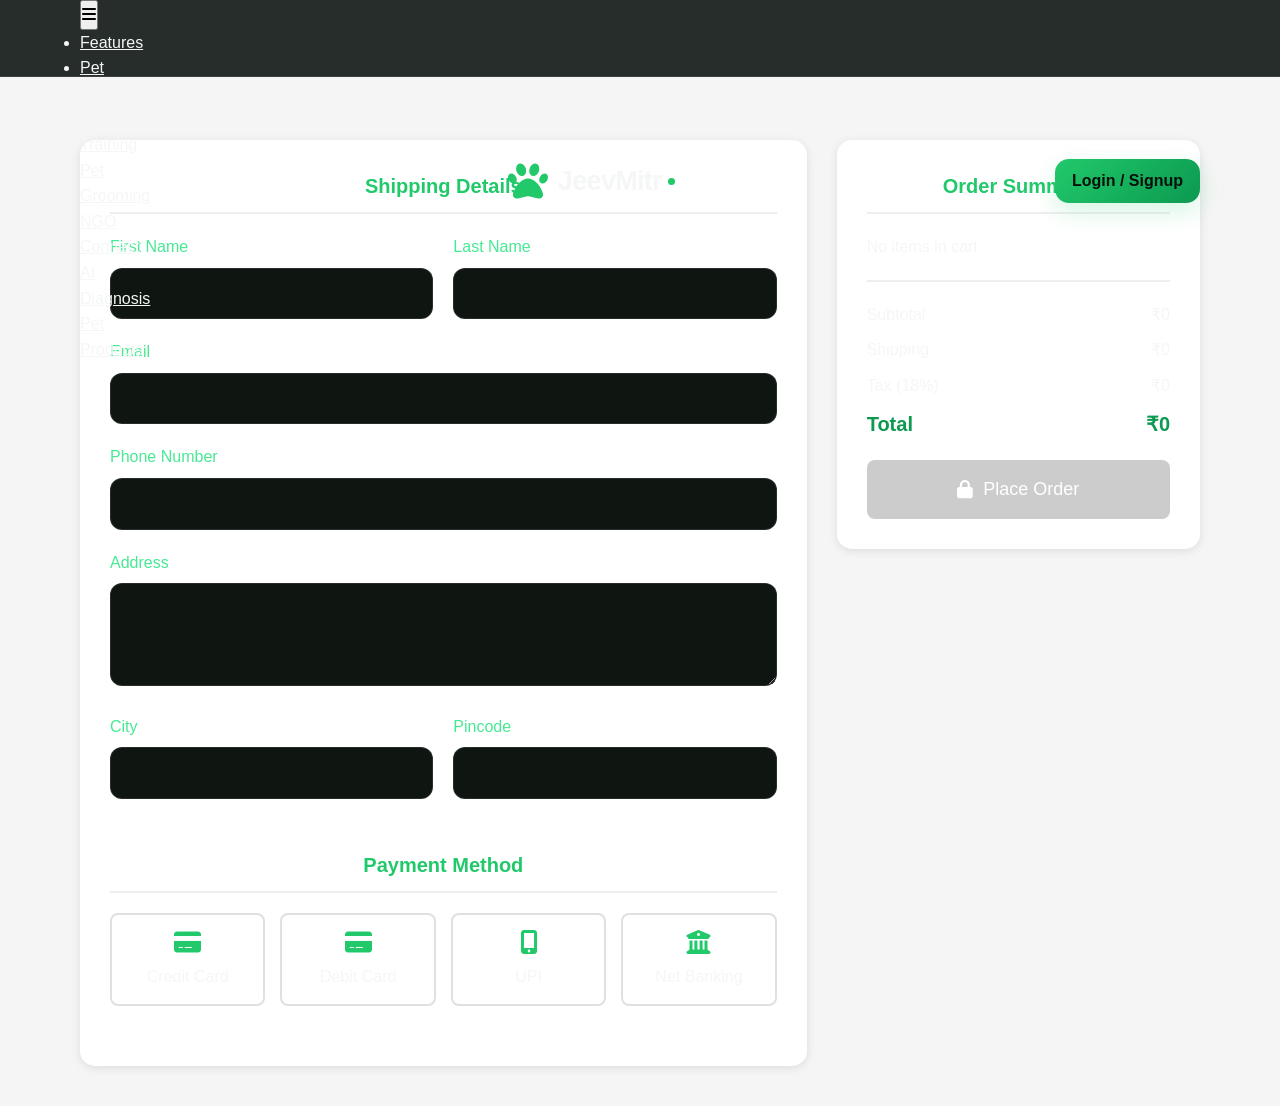
<file: checkout.html>
<!DOCTYPE html>
<html lang="en">
<head>
    <meta charset="UTF-8">
    <meta name="viewport" content="width=device-width, initial-scale=1.0">
    <title>Checkout - JeevMitr</title>
    <link href="https://fonts.googleapis.com/css2?family=Roboto:wght@400;500;700&display=swap" rel="stylesheet">
    <link rel="stylesheet" href="https://cdnjs.cloudflare.com/ajax/libs/font-awesome/6.5.1/css/all.min.css">
    <link rel="stylesheet" href="style.css">
    <style>
        .checkout {
            padding-top: 100px;
            min-height: 100vh;
            background: #f5f5f5;
        }
        .checkout-container {
            display: grid;
            grid-template-columns: 2fr 1fr;
            gap: 30px;
            padding: 40px 0;
        }
        .checkout-form {
            background: white;
            padding: 30px;
            border-radius: 15px;
            box-shadow: 0 2px 10px rgba(0,0,0,0.1);
        }
        .order-summary {
            background: white;
            padding: 30px;
            border-radius: 15px;
            box-shadow: 0 2px 10px rgba(0,0,0,0.1);
            height: fit-content;
            position: sticky;
            top: 120px;
        }
        .form-section {
            margin-bottom: 30px;
        }
        .section-title {
            font-size: 20px;
            color: var(--primary);
            margin-bottom: 20px;
            padding-bottom: 10px;
            border-bottom: 2px solid #eee;
        }
        .form-group {
            margin-bottom: 20px;
        }
        .form-group label {
            display: block;
            margin-bottom: 8px;
            color: var(--primary);
            font-weight: 500;
        }
        .form-group input,
        .form-group select,
        .form-group textarea {
            width: 100%;
            padding: 12px 15px;
            border: 2px solid #e0e0e0;
            border-radius: 8px;
            font-size: 16px;
            transition: all 0.3s;
        }
        .form-group input:focus,
        .form-group select:focus,
        .form-group textarea:focus {
            border-color: var(--primary);
            outline: none;
            box-shadow: 0 0 0 3px rgba(76, 175, 80, 0.1);
        }
        .form-row {
            display: grid;
            grid-template-columns: 1fr 1fr;
            gap: 20px;
        }
        .payment-methods {
            display: grid;
            grid-template-columns: repeat(auto-fit, minmax(150px, 1fr));
            gap: 15px;
            margin-top: 20px;
        }
        .payment-method {
            border: 2px solid #e0e0e0;
            border-radius: 8px;
            padding: 15px;
            text-align: center;
            cursor: pointer;
            transition: all 0.3s;
        }
        .payment-method:hover,
        .payment-method.selected {
            border-color: var(--primary);
            background: rgba(76, 175, 80, 0.05);
        }
        .payment-method i {
            font-size: 24px;
            margin-bottom: 10px;
            color: var(--primary);
        }
        .order-items {
            margin-bottom: 20px;
        }
        .order-item {
            display: flex;
            gap: 15px;
            padding: 15px 0;
            border-bottom: 1px solid #eee;
        }
        .order-item-image {
            width: 60px;
            height: 60px;
            object-fit: cover;
            border-radius: 8px;
        }
        .order-item-details {
            flex: 1;
        }
        .order-item-title {
            font-size: 16px;
            color: var(--primary);
            margin-bottom: 5px;
        }
        .order-item-price {
            font-size: 16px;
            color: var(--primary-dark);
            font-weight: 500;
        }
        .order-total {
            margin-top: 20px;
            padding-top: 20px;
            border-top: 2px solid #eee;
        }
        .total-row {
            display: flex;
            justify-content: space-between;
            margin-bottom: 10px;
            font-size: 16px;
        }
        .total-row.final {
            font-size: 20px;
            font-weight: bold;
            color: var(--primary-dark);
            margin-top: 10px;
        }
        .place-order-btn {
            width: 100%;
            padding: 15px;
            background: var(--primary);
            color: white;
            border: none;
            border-radius: 8px;
            font-size: 18px;
            font-weight: 500;
            cursor: pointer;
            transition: all 0.3s;
            margin-top: 20px;
            display: flex;
            align-items: center;
            justify-content: center;
            gap: 10px;
        }
        .place-order-btn:hover {
            background: var(--primary-dark);
            transform: translateY(-2px);
            box-shadow: 0 5px 15px rgba(76, 175, 80, 0.3);
        }
        .place-order-btn:disabled {
            background: #ccc;
            cursor: not-allowed;
            transform: none;
            box-shadow: none;
        }
        @media (max-width: 768px) {
            .checkout-container {
                grid-template-columns: 1fr;
            }
            .form-row {
                grid-template-columns: 1fr;
            }
            .order-summary {
                position: static;
            }
        }
    </style>
</head>
<body>
    <div class="sidebar-overlay"></div>
    <header>
        <div class="container">
            <nav>
                <!-- Left side - Hamburger menu -->
                <div class="menu-container">
                    <button class="hamburger-menu" onclick="toggleMenu()">
                        <i class="fas fa-bars"></i>
                    </button>
                    <div class="menu-dropdown">
                        <ul class="nav-links">
                            <li><a href="index.html#features">Features</a></li>
                            <li><a href="pet-healthcare.html">Pet Healthcare</a></li>
                            <li><a href="pet-training.html">Pet Training</a></li>
                            <li><a href="pet-grooming.html">Pet Grooming</a></li>
                            <li><a href="ngo-connect.html">NGO Connect</a></li>
                            <li><a href="ai-diagnosis.html">AI Diagnosis</a></li>
                            <li><a href="pet-products.html">Pet Products</a></li>
                        </ul>
                    </div>
                </div>

                <!-- Center - Logo -->
                <div class="logo">
                    <i class="fas fa-paw" style="font-size: 40px; color: var(--primary); margin-right: 10px;"></i>
                    <h1>JeevMitr</h1>
                </div>

                <!-- Right side - Authentication -->
                <div class="auth-container">
                    <button class="auth-button" id="authButton" onclick="toggleAuthForm()">
                        Login / Signup
                    </button>
                    <!-- Auth Form Dropdown -->
                    <div class="auth-dropdown" id="authForm">
                        <form id="loginForm" onsubmit="handleAuth(event, 'login')">
                            <h3>Login</h3>
                            <input type="email" placeholder="Email" required>
                            <input type="password" placeholder="Password" required>
                            <button type="submit">Login</button>
                            <p>Don't have an account? <a href="#" onclick="toggleAuthMode()">Sign up</a></p>
                        </form>
                        <form id="signupForm" onsubmit="handleAuth(event, 'signup')" style="display: none;">
                            <h3>Sign Up</h3>
                            <input type="text" placeholder="Full Name" required>
                            <input type="email" placeholder="Email" required>
                            <input type="password" placeholder="Password" required>
                            <input type="password" placeholder="Confirm Password" required>
                            <button type="submit">Sign Up</button>
                            <p>Already have an account? <a href="#" onclick="toggleAuthMode()">Login</a></p>
                        </form>
                    </div>
                    <!-- Profile Dropdown (Hidden by default) -->
                    <div class="profile-dropdown" id="profileDropdown" style="display: none;">
                        <button class="profile-button" onclick="toggleProfileMenu()">
                            <i class="fas fa-user-circle"></i>
                        </button>
                        <div class="profile-menu">
                            <ul>
                                <li><a href="#"><i class="fas fa-user"></i> My Profile</a></li>
                                <li><a href="#"><i class="fas fa-cog"></i> Settings</a></li>
                                <li><a href="#" onclick="handleLogout()"><i class="fas fa-sign-out-alt"></i> Logout</a></li>
                            </ul>
                        </div>
                    </div>
                </div>
            </nav>
        </div>
    </header>

    <section class="checkout">
        <div class="container">
            <div class="checkout-container">
                <div class="checkout-form">
                    <form id="checkoutForm">
                        <div class="form-section">
                            <h3 class="section-title">Shipping Details</h3>
                            <div class="form-row">
                                <div class="form-group">
                                    <label for="firstName">First Name</label>
                                    <input type="text" id="firstName" required>
                                </div>
                                <div class="form-group">
                                    <label for="lastName">Last Name</label>
                                    <input type="text" id="lastName" required>
                                </div>
                            </div>
                            <div class="form-group">
                                <label for="email">Email</label>
                                <input type="email" id="email" required>
                            </div>
                            <div class="form-group">
                                <label for="phone">Phone Number</label>
                                <input type="tel" id="phone" required>
                            </div>
                            <div class="form-group">
                                <label for="address">Address</label>
                                <textarea id="address" rows="3" required></textarea>
                            </div>
                            <div class="form-row">
                                <div class="form-group">
                                    <label for="city">City</label>
                                    <input type="text" id="city" required>
                                </div>
                                <div class="form-group">
                                    <label for="pincode">Pincode</label>
                                    <input type="text" id="pincode" required>
                                </div>
                            </div>
                        </div>

                        <div class="form-section">
                            <h3 class="section-title">Payment Method</h3>
                            <div class="payment-methods">
                                <div class="payment-method" onclick="selectPayment('credit')">
                                    <i class="fas fa-credit-card"></i>
                                    <p>Credit Card</p>
                                </div>
                                <div class="payment-method" onclick="selectPayment('debit')">
                                    <i class="fas fa-credit-card"></i>
                                    <p>Debit Card</p>
                                </div>
                                <div class="payment-method" onclick="selectPayment('upi')">
                                    <i class="fas fa-mobile-alt"></i>
                                    <p>UPI</p>
                                </div>
                                <div class="payment-method" onclick="selectPayment('netbanking')">
                                    <i class="fas fa-university"></i>
                                    <p>Net Banking</p>
                                </div>
                            </div>
                        </div>
                    </form>
                </div>

                <div class="order-summary">
                    <h3 class="section-title">Order Summary</h3>
                    <div class="order-items" id="orderItems">
                        <!-- Order items will be dynamically added here -->
                    </div>
                    <div class="order-total">
                        <div class="total-row">
                            <span>Subtotal</span>
                            <span>₹<span id="subtotal">0</span></span>
                        </div>
                        <div class="total-row">
                            <span>Shipping</span>
                            <span>₹<span id="shipping">0</span></span>
                        </div>
                        <div class="total-row">
                            <span>Tax (18%)</span>
                            <span>₹<span id="tax">0</span></span>
                        </div>
                        <div class="total-row final">
                            <span>Total</span>
                            <span>₹<span id="total">0</span></span>
                        </div>
                    </div>
                    <button class="place-order-btn" id="placeOrderBtn" disabled>
                        <i class="fas fa-lock"></i> Place Order
                    </button>
                </div>
            </div>
        </div>
    </section>

    <script>
        // Get cart items from localStorage
        const cart = JSON.parse(localStorage.getItem('cart')) || [];
        const orderItems = document.getElementById('orderItems');
        const subtotalElement = document.getElementById('subtotal');
        const shippingElement = document.getElementById('shipping');
        const taxElement = document.getElementById('tax');
        const totalElement = document.getElementById('total');
        const placeOrderBtn = document.getElementById('placeOrderBtn');

        function displayOrderItems() {
            if (cart.length === 0) {
                orderItems.innerHTML = '<p>No items in cart</p>';
                return;
            }

            orderItems.innerHTML = cart.map(item => `
                <div class="order-item">
                    <img src="${item.image}" alt="${item.name}" class="order-item-image">
                    <div class="order-item-details">
                        <h4 class="order-item-title">${item.name}</h4>
                        <p class="order-item-price">₹${item.price} x ${item.quantity}</p>
                    </div>
                </div>
            `).join('');

            calculateTotals();
        }

        function calculateTotals() {
            const subtotal = cart.reduce((sum, item) => sum + (item.price * item.quantity), 0);
            const shipping = subtotal > 1000 ? 0 : 100;
            const tax = subtotal * 0.18;
            const total = subtotal + shipping + tax;

            subtotalElement.textContent = subtotal.toFixed(2);
            shippingElement.textContent = shipping.toFixed(2);
            taxElement.textContent = tax.toFixed(2);
            totalElement.textContent = total.toFixed(2);
        }

        function selectPayment(method) {
            document.querySelectorAll('.payment-method').forEach(el => {
                el.classList.remove('selected');
            });
            event.currentTarget.classList.add('selected');
            placeOrderBtn.disabled = false;
        }

        document.getElementById('checkoutForm').addEventListener('submit', function(e) {
            e.preventDefault();
            
            // Here you would typically process the payment and order
            // For now, we'll just show a success message
            alert('Order placed successfully!');
            
            // Clear cart and redirect to home
            localStorage.removeItem('cart');
            window.location.href = 'index.html';
        });

        // Initialize the page
        displayOrderItems();
    </script>
</body>
</html>
</file>
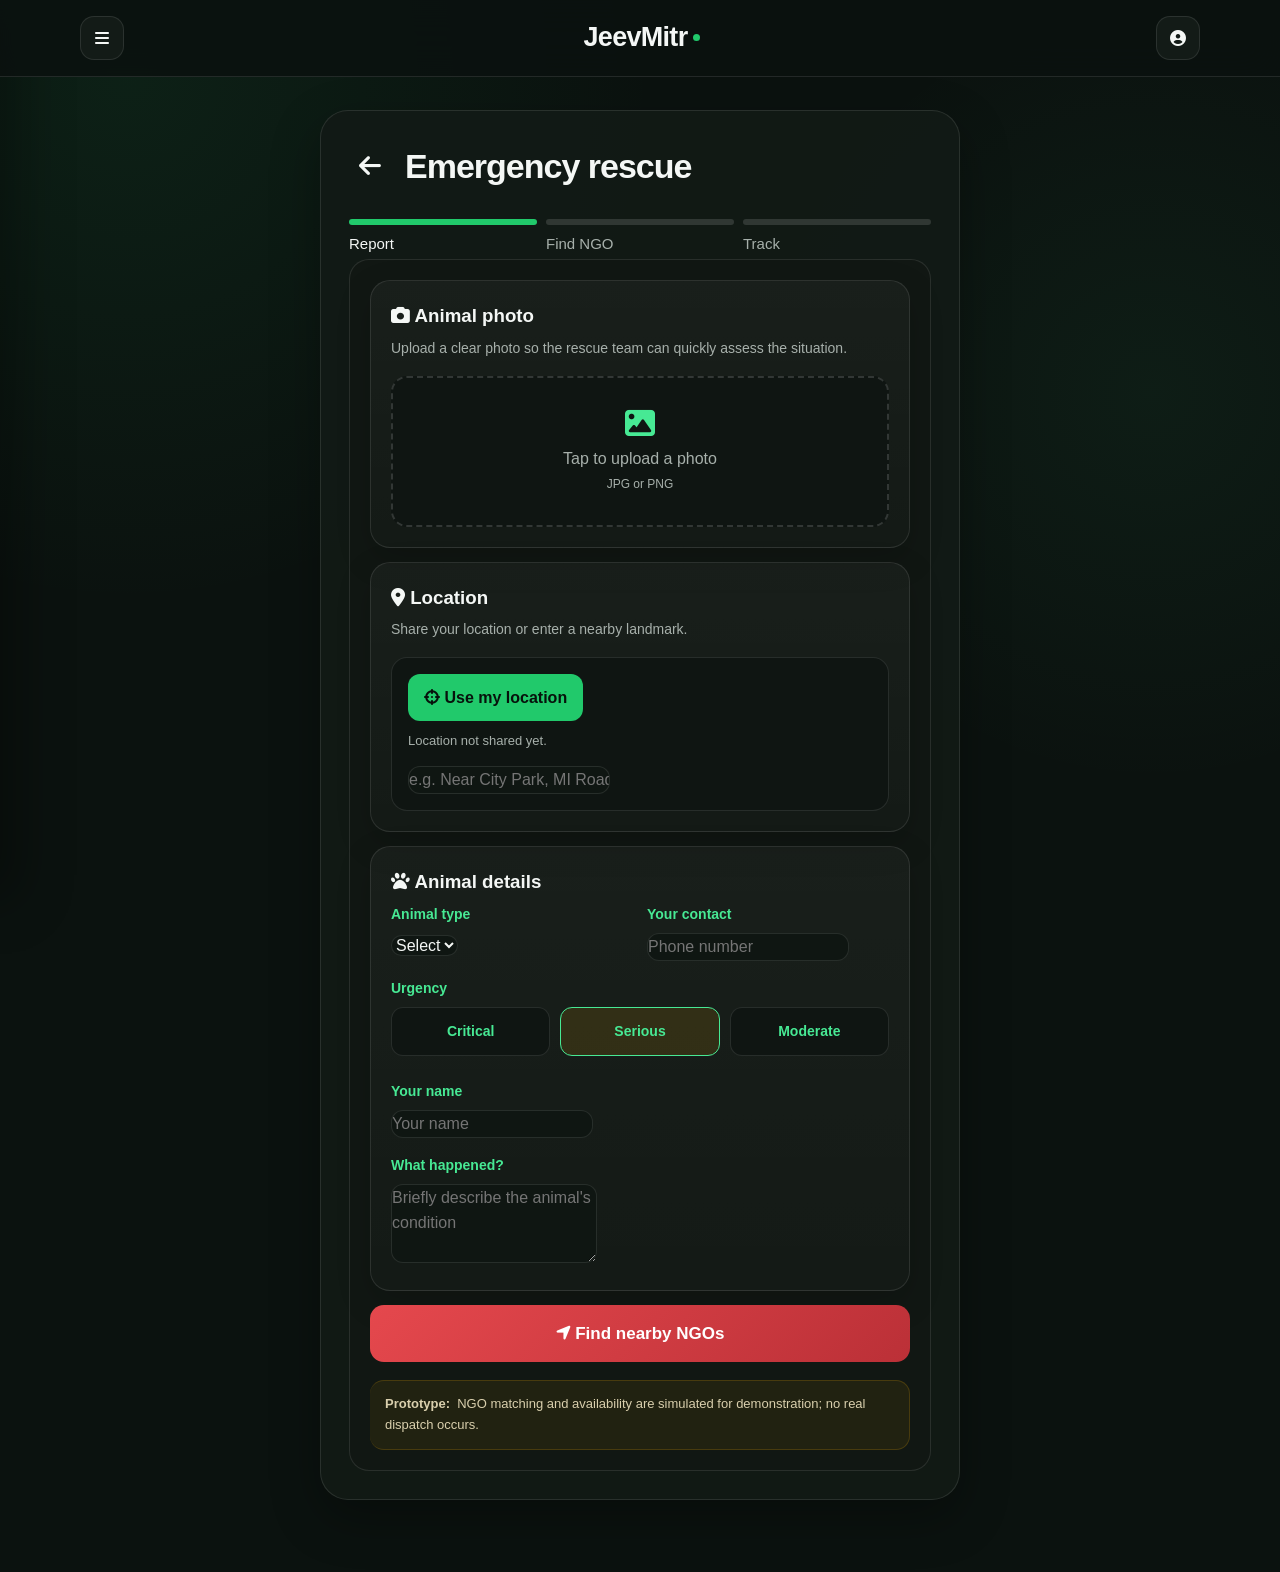
<file: emergency-rescue.html>
<!DOCTYPE html>
<html lang="en">
<head>
  <meta charset="UTF-8" />
  <meta name="viewport" content="width=device-width, initial-scale=1.0" />
  <title>Emergency Rescue - JeevMitr</title>
  <link href="https://fonts.googleapis.com/css2?family=Roboto:wght@400;500;700&display=swap" rel="stylesheet" />
  <link rel="stylesheet" href="https://cdnjs.cloudflare.com/ajax/libs/font-awesome/6.5.1/css/all.min.css" />
  <link rel="stylesheet" href="style.css" />
  <style>
    .emergency-page{padding-top:110px;padding-bottom:72px;min-height:100vh}
    .rescue-shell{max-width:640px;margin:0 auto;background:rgba(19,26,22,.94);border:1px solid var(--border);border-radius:28px;padding:28px;box-shadow:var(--shadow)}
    .back-row{display:flex;align-items:center;gap:14px;margin-bottom:18px}
    .back-btn{width:42px;height:42px;border:0;border-radius:14px;background:transparent;color:var(--text);font-size:25px;cursor:pointer}
    .rescue-title{font-size:34px;letter-spacing:-1px}
    .rescue-title-row{display:flex;align-items:center;justify-content:space-between;gap:16px}
    .stepper{display:grid;grid-template-columns:1fr 1fr 1fr;gap:9px;margin:26px 0 34px}
    .step{height:6px;border-radius:999px;background:#303733;position:relative}
    .step span{position:absolute;top:13px;left:0;color:var(--muted);font-size:15px;white-space:nowrap}
    .step.active{background:var(--primary)}.step.current{background:var(--emergency)}
    .step.active span,.step.current span{color:var(--text)}
    .summary-card{background:#111713;border-radius:19px;padding:20px;display:grid;grid-template-columns:110px 1fr;gap:18px;align-items:center;margin-bottom:28px}
    .summary-media{width:110px;height:104px;border-radius:16px;border:1px solid var(--border);display:grid;place-items:center;overflow:hidden;background:#181f1b;color:var(--muted);font-size:30px}
    .summary-media img{width:100%;height:100%;object-fit:cover;display:none}
    .summary-meta h3{font-size:24px;margin-bottom:2px}.urgency-pill{display:inline-flex;align-items:center;padding:5px 12px;border-radius:999px;background:rgba(230,167,0,.16);color:#f4bf27;font-weight:700;font-size:14px;margin-left:7px}.location-line{display:flex;gap:9px;align-items:flex-start;color:#d9dfdb;font-size:17px;line-height:1.35;margin-top:6px}.location-line i{margin-top:4px;color:#d0d8d2}
    .section-heading{font-size:25px;margin-bottom:16px}.section-sub{color:var(--muted);margin-bottom:18px}
    .match-card{border:1px solid var(--border);background:linear-gradient(180deg,rgba(255,255,255,.035),rgba(255,255,255,.015));padding:18px;border-radius:20px;margin-bottom:14px}.match-card.best{border-color:rgba(32,201,107,.62);box-shadow:0 12px 34px rgba(32,201,107,.08)}
    .match-top{display:flex;justify-content:space-between;gap:14px;align-items:flex-start}.match-badge{display:inline-flex;background:var(--primary-soft);color:var(--accent);padding:5px 11px;border-radius:999px;font-size:13px;font-weight:800;margin-bottom:13px}.busy-badge{background:#161b18;color:var(--muted)}.match-card h4{font-size:23px;margin-bottom:2px}.match-meta{font-size:16px;color:#d1d8d4}.match-action{margin-top:18px;width:100%;padding:14px 18px;border:0;border-radius:14px;background:linear-gradient(135deg,var(--emergency),var(--emergency-dark));color:#fff;font-size:17px;font-weight:800;cursor:pointer;display:flex;align-items:center;justify-content:center;gap:10px}.match-card:not(.best) .match-action{display:none}.empty-action{width:100%;padding:14px;border:1px solid var(--border);border-radius:14px;background:#161d19;color:var(--muted);font-weight:700;cursor:pointer;margin-top:8px}
    .wizard-step{display:none}.wizard-step.active{display:block}
    .form-card{background:#111713;border:1px solid var(--border);border-radius:20px;padding:20px}.form-group{margin-bottom:16px}.form-group label{display:block;color:var(--muted);font-weight:700;font-size:14px;margin-bottom:8px}.form-row{display:grid;grid-template-columns:1fr 1fr;gap:14px}.rescue-card{background:#111713;border:1px solid var(--border);padding:20px;border-radius:20px;margin-bottom:15px}.rescue-card h3{margin-bottom:6px}.card-sub{color:var(--muted);font-size:14px;margin-bottom:16px}.dropzone{border:2px dashed rgba(255,255,255,.15);border-radius:16px;padding:30px 20px;text-align:center;background:#0f1512;color:var(--muted);cursor:pointer}.dropzone i{color:var(--accent);font-size:30px;margin-bottom:8px}.location-box{border:1px solid var(--border);background:#0f1512;border-radius:16px;padding:16px}.use-location-btn{border:0;border-radius:12px;padding:11px 16px;background:var(--primary);color:#07120c;font-weight:800;cursor:pointer}.location-status{font-size:13px;color:var(--muted);margin-top:10px}.urgency-options{display:grid;grid-template-columns:repeat(3,1fr);gap:10px}.urgency-option{position:relative}.urgency-option input{position:absolute;opacity:0}.urgency-option label{padding:12px;border:1px solid var(--border);background:#0f1512;border-radius:12px;text-align:center;cursor:pointer;color:var(--muted)}.urgency-option input:checked+label.critical{border-color:var(--emergency);background:rgba(229,72,77,.13);color:#ff9a9e}.urgency-option input:checked+label.serious{border-color:var(--warn);background:rgba(230,167,0,.13);color:#ffd86f}.urgency-option input:checked+label.moderate{border-color:var(--primary);background:var(--primary-soft);color:var(--accent)}.submit-btn{width:100%;border:0;border-radius:14px;padding:15px;background:linear-gradient(135deg,var(--emergency),var(--emergency-dark));color:#fff;font-weight:800;font-size:17px;cursor:pointer}.demo-banner{margin-top:18px;background:rgba(230,167,0,.08);border:1px solid rgba(230,167,0,.20);border-left:4px solid var(--warn);padding:13px 15px;border-radius:14px;color:#d9cfad;font-size:13px}.hidden{display:none!important}.status-wrap{margin-top:8px}.status-card-ui{background:#111713;border:1px solid var(--border);border-radius:20px;padding:20px}.status-head{display:flex;justify-content:space-between;align-items:center;gap:10px}.status-label{color:var(--accent);font-weight:800}.timeline{margin:18px 0 4px;border-left:3px solid #2a342e;padding-left:18px}.timeline-row{position:relative;padding:8px 0 14px;color:var(--muted)}.timeline-row::before{content:"";position:absolute;left:-28px;top:7px;width:13px;height:13px;border-radius:50%;background:#2a342e}.timeline-row.done{color:var(--text)}.timeline-row.done::before{background:var(--primary)}.timeline-row.current::before{background:var(--emergency)}.timeline-row strong{display:block;color:inherit}.timeline-row small{display:block;margin-top:2px;color:var(--muted)}
    @media(max-width:700px){.rescue-shell{padding:18px;border-radius:22px}.form-row,.urgency-options{grid-template-columns:1fr}.summary-card{grid-template-columns:82px 1fr}.summary-media{width:82px;height:82px}.rescue-title{font-size:29px}.summary-meta h3{font-size:20px}.step span{font-size:12px}.match-card h4{font-size:20px}}
  </style>
</head>
<body>
  <div class="sidebar-overlay"></div>
  <header><div class="container"><nav><button class="menu-toggle" onclick="toggleSidebar()" aria-label="Open menu"><i class="fas fa-bars"></i></button><div class="logo"><h1>JeevMitr</h1></div><div class="profile-section"><div class="profile-dropdown"><button class="profile-button" onclick="toggleProfileMenu()" aria-label="Open profile"><i class="fas fa-user-circle"></i></button><div class="profile-menu"><ul><li><a href="#"><i class="fas fa-user"></i> My Profile</a></li><li><a href="#"><i class="fas fa-cog"></i> Settings</a></li><li><a href="#" onclick="handleLogout()"><i class="fas fa-sign-out-alt"></i> Logout</a></li></ul></div></div></div></nav></div></header>
  <div class="sidebar"><ul class="nav-links"><li><a href="index.html"><i class="fas fa-home"></i> Home</a></li><li><a href="pet-healthcare.html"><i class="fas fa-heartbeat"></i> Pet Healthcare</a></li><li><a href="pet-training.html"><i class="fas fa-dog"></i> Pet Training</a></li><li><a href="pet-grooming.html"><i class="fas fa-cut"></i> Pet Grooming</a></li><li><a href="ngo-connect.html"><i class="fas fa-hand-holding-heart"></i> NGO Connect</a></li><li><a href="emergency-rescue.html"><i class="fas fa-truck-medical"></i> Emergency Rescue</a></li><li><a href="ai-diagnosis.html"><i class="fas fa-robot"></i> AI Diagnosis</a></li><li><a href="ai-wellness.html"><i class="fas fa-wave-square"></i> Audio Visual Analysis</a></li><li><a href="pet-products.html"><i class="fas fa-shopping-cart"></i> Pet Products</a></li></ul></div>

  <main class="emergency-page"><div class="rescue-shell">
    <div class="back-row"><button class="back-btn" onclick="history.back()" aria-label="Go back"><i class="fas fa-arrow-left"></i></button><div class="rescue-title-row" style="flex:1"><h2 class="rescue-title">Emergency rescue</h2></div></div>
    <div class="stepper" id="stepper"><div class="step active"><span>Report</span></div><div class="step" id="step2Bar"><span>Find NGO</span></div><div class="step" id="step3Bar"><span>Track</span></div></div>

    <section id="reportStep" class="wizard-step active">
      <div class="form-card">
        <div class="rescue-card" style="margin-bottom:14px"><h3><i class="fas fa-camera"></i> Animal photo</h3><p class="card-sub">Upload a clear photo so the rescue team can quickly assess the situation.</p><div class="dropzone" id="dropzone"><i class="fas fa-image"></i><div>Tap to upload a photo</div><div style="font-size:12px;margin-top:4px">JPG or PNG</div></div><input type="file" id="photoInput" accept="image/*" style="display:none"><div id="photoPreviewWrap" class="hidden" style="margin-top:12px;text-align:center"><img id="photoPreview" alt="Animal preview" style="max-width:220px;max-height:190px;border-radius:14px;border:1px solid var(--border)"><button type="button" class="empty-action" onclick="removePhoto()">Remove photo</button></div></div>
        <div class="rescue-card" style="margin-bottom:14px"><h3><i class="fas fa-location-dot"></i> Location</h3><p class="card-sub">Share your location or enter a nearby landmark.</p><div class="location-box"><button type="button" class="use-location-btn" onclick="useMyLocation()"><i class="fas fa-crosshairs"></i> Use my location</button><div id="locationStatus" class="location-status">Location not shared yet.</div><div class="form-group" style="margin-top:14px;margin-bottom:0"><input id="manualLocation" placeholder="e.g. Near City Park, MI Road, Jaipur"></div></div></div>
        <div class="rescue-card" style="margin-bottom:14px"><h3><i class="fas fa-paw"></i> Animal details</h3><div class="form-row"><div class="form-group"><label>Animal type</label><select id="animalType" required><option value="">Select</option><option>Dog</option><option>Cat</option><option>Bird</option><option>Other</option></select></div><div class="form-group"><label>Your contact</label><input id="phone" type="tel" placeholder="Phone number" required></div></div><div class="form-group"><label>Urgency</label><div class="urgency-options"><div class="urgency-option"><input type="radio" name="urgency" id="critical" value="Critical"><label class="critical" for="critical">Critical</label></div><div class="urgency-option"><input type="radio" name="urgency" id="serious" value="Serious" checked><label class="serious" for="serious">Serious</label></div><div class="urgency-option"><input type="radio" name="urgency" id="moderate" value="Moderate"><label class="moderate" for="moderate">Moderate</label></div></div></div><div class="form-group"><label>Your name</label><input id="reporterName" placeholder="Your name" required></div><div class="form-group" style="margin-bottom:0"><label>What happened?</label><textarea id="details" rows="3" placeholder="Briefly describe the animal's condition"></textarea></div></div>
        <button class="submit-btn" onclick="findNGOs()"><i class="fas fa-location-arrow"></i> Find nearby NGOs</button>
        <div class="demo-banner"><strong>Prototype:</strong>&nbsp; NGO matching and availability are simulated for demonstration; no real dispatch occurs.</div>
      </div>
    </section>

    <section id="ngoStep" class="wizard-step">
      <div class="summary-card"><div class="summary-media"><img id="summaryPhoto"><i id="summaryIcon" class="far fa-image"></i></div><div class="summary-meta"><h3><span id="summaryAnimal">Dog</span><span class="urgency-pill" id="summaryUrgency">Serious</span></h3><div class="location-line"><i class="fas fa-location-dot"></i><span id="summaryLocation">Near City Park, MI Road,<br>Jaipur</span></div></div></div>
      <h3 class="section-heading">Nearby NGOs</h3>
      <div id="ngoList"></div>
      <button class="empty-action" onclick="goToStep(1)">Edit report</button>
    </section>

    <section id="trackStep" class="wizard-step">
      <div class="summary-card"><div class="summary-media"><i class="fas fa-paw"></i></div><div class="summary-meta"><h3><span id="trackAnimal">Dog</span><span class="urgency-pill" id="trackUrgency">Serious</span></h3><div class="location-line"><i class="fas fa-location-dot"></i><span id="trackLocation">Location shared</span></div></div></div>
      <div class="status-card-ui"><div class="status-head"><h3>Rescue request</h3><span class="status-label" id="trackStatus">NGO notified</span></div><div style="margin-top:7px;color:var(--muted);font-size:13px">Request ID: <strong id="requestId">JM-000000</strong></div><div class="timeline"><div class="timeline-row done"><strong>Request submitted</strong><small>Your report has been created.</small></div><div class="timeline-row done"><strong>NGO notified</strong><small id="notifiedText">The selected NGO has been notified.</small></div><div class="timeline-row current"><strong>Rescue in progress</strong><small>Awaiting simulated acceptance.</small></div></div></div>
      <button class="empty-action" onclick="goToStep(1)">Report another animal</button>
    </section>
  </div></main>

  <script src="script.js"></script>
  <script>
    const NGO_DATA=[
      {name:'Healing Paws Foundation',distance:'1.8 km away',available:true},
      {name:'Desert Animal Rescue',distance:'3.4 km away',available:false}
    ];
    let uploadedFile=null;
    const $=id=>document.getElementById(id);
    const selectedUrgency=()=>document.querySelector('input[name="urgency"]:checked')?.value||'Serious';
    function goToStep(step){
      ['reportStep','ngoStep','trackStep'].forEach((id,i)=>$(id).classList.toggle('active',i===step-1));
      $('stepper').style.display=step===1?'grid':'none';
      $('step2Bar').classList.toggle('current',step===2); $('step2Bar').classList.toggle('active',step===3);
      $('step3Bar').classList.toggle('current',step===3);
      window.scrollTo({top:0,behavior:'smooth'});
    }
    function updateSummary(){
      const animal=$('animalType').value||'Dog', urgency=selectedUrgency(), loc=$('manualLocation').value.trim()||'Location shared';
      $('summaryAnimal').textContent=animal;$('summaryUrgency').textContent=urgency;$('summaryLocation').innerHTML=loc.replace(/,\s*/g,',<br>');
      $('trackAnimal').textContent=animal;$('trackUrgency').textContent=urgency;$('trackLocation').textContent=loc;$('summaryIcon').style.display=uploadedFile?'none':'block';
    }
    function renderNGOs(){
      $('ngoList').innerHTML=NGO_DATA.map((ngo,i)=>`<article class="match-card ${i===0?'best':''}"><div class="match-top"><div><div class="match-badge ${ngo.available?'':'busy-badge'}">${i===0?'Best match':(ngo.available?'Available now':'Busy')}</div><h4>${ngo.name}</h4><div class="match-meta">${ngo.distance}${ngo.available?' · Available now':''}</div></div></div>${ngo.available?`<button class="match-action" onclick="requestNGO('${ngo.name.replace(/'/g,"\\'")}')"><i class="far fa-paper-plane"></i> Request this NGO</button>`:''}</article>`).join('');
    }
    function findNGOs(){
      if(!$('animalType').value||!$('phone').value||!$('reporterName').value||(!$('manualLocation').value.trim())){alert('Please complete the animal type, location, name and contact number.');return}
      updateSummary();renderNGOs();goToStep(2);
    }
    function requestNGO(name){
      const id='JM-'+Math.floor(100000+Math.random()*900000);$('requestId').textContent=id;$('notifiedText').textContent=`${name} has been notified for the reported animal.`;$('trackStatus').textContent='NGO notified';goToStep(3);
    }
    function useMyLocation(){
      if(!navigator.geolocation){$('locationStatus').textContent='GPS is unavailable. Enter a landmark manually.';return}
      $('locationStatus').textContent='Requesting location…';navigator.geolocation.getCurrentPosition(p=>{$('manualLocation').value=`${p.coords.latitude.toFixed(5)}, ${p.coords.longitude.toFixed(5)}`;$('locationStatus').textContent='Location captured.'},()=>{$('locationStatus').textContent='Unable to access GPS. Enter a landmark manually.'});
    }
    $('dropzone').onclick=()=>$('photoInput').click();
    $('photoInput').onchange=e=>{uploadedFile=e.target.files[0]||null;if(uploadedFile){$('photoPreview').src=URL.createObjectURL(uploadedFile);$('photoPreviewWrap').classList.remove('hidden')}};
    function removePhoto(){uploadedFile=null;$('photoInput').value='';$('photoPreviewWrap').classList.add('hidden')}
  </script>
</body>
</html>
</file>
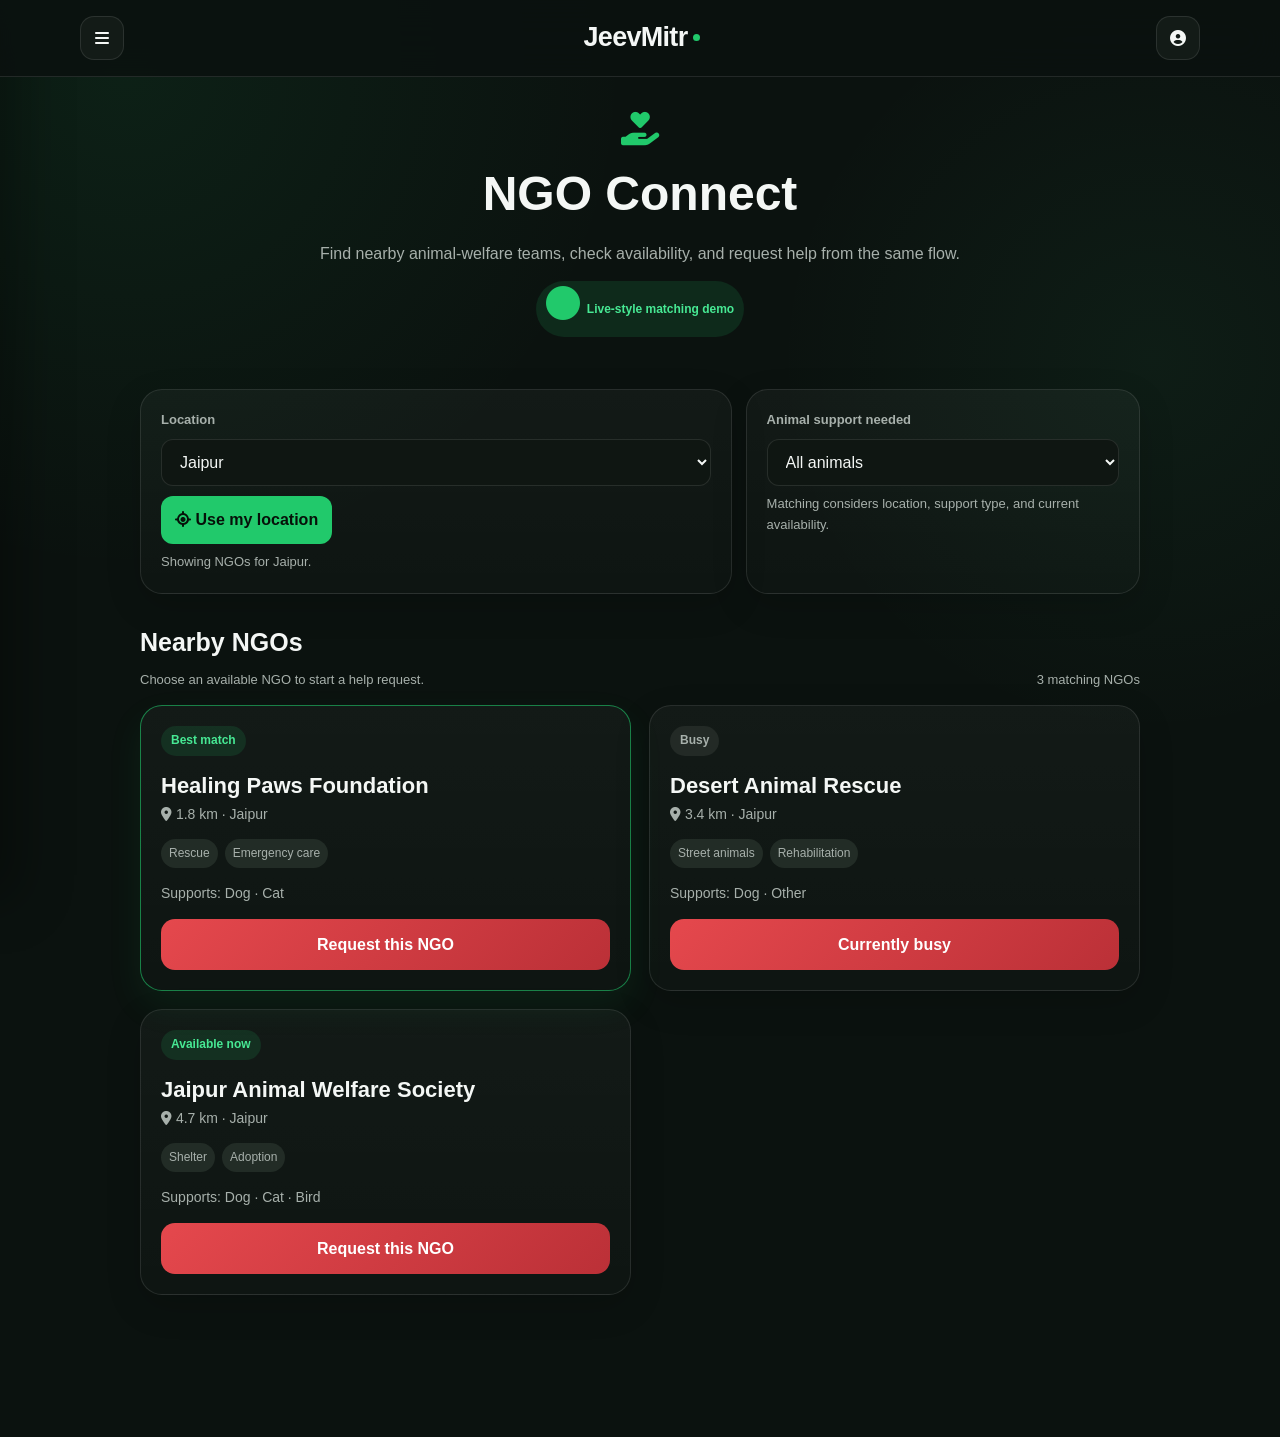
<file: ngo-connect.html>
<!DOCTYPE html>
<html lang="en">
<head>
<meta charset="UTF-8"><meta name="viewport" content="width=device-width, initial-scale=1.0"><title>NGO Connect - JeevMitr</title>
<link href="https://fonts.googleapis.com/css2?family=Roboto:wght@400;500;700&display=swap" rel="stylesheet"><link rel="stylesheet" href="https://cdnjs.cloudflare.com/ajax/libs/font-awesome/6.5.1/css/all.min.css"><link rel="stylesheet" href="style.css">
<style>
.ngo-page{padding:112px 0 72px}.ngo-connect-inner{max-width:1000px}.ngo-hero i{font-size:34px;color:var(--primary);margin-bottom:10px}.ngo-hero .live{display:inline-flex;align-items:center;gap:7px;margin:15px auto 0;padding:6px 10px;border-radius:999px;background:var(--primary-soft);color:var(--accent);font-size:12px;font-weight:800}.ngo-toolbar .span-2{grid-column:span 2}.ngo-filter-note{color:var(--muted);font-size:13px;margin-top:8px}.request-modal{display:none;position:fixed;inset:0;z-index:9999;background:rgba(0,0,0,.70);padding:20px;align-items:center;justify-content:center}.request-modal.active{display:flex}.request-dialog{width:min(520px,96vw);background:var(--surface-2);border:1px solid var(--border);border-radius:22px;box-shadow:var(--shadow);padding:24px}.request-dialog-header{display:flex;align-items:center;justify-content:space-between;margin-bottom:18px}.request-dialog-header h3{font-size:22px}.close-request{border:0;background:transparent;color:var(--muted);font-size:22px}.request-summary{padding:14px;border:1px solid var(--border);border-radius:14px;background:#101713;margin-bottom:18px}.request-summary strong{display:block;font-size:18px}.request-summary span{color:var(--muted);font-size:13px}.request-success{display:none;text-align:center;padding:20px 5px}.request-success.active{display:block}.request-success i{font-size:50px;color:var(--primary);margin-bottom:12px}.request-form.hidden{display:none}
</style>
</head>
<body>
<div class="sidebar-overlay"></div>
<header><div class="container"><nav><button class="menu-toggle" onclick="toggleSidebar()" aria-label="Open menu"><i class="fas fa-bars"></i></button><div class="logo"><h1>JeevMitr</h1></div><div class="profile-section"><div class="profile-dropdown"><button class="profile-button" onclick="toggleProfileMenu()" aria-label="Open profile"><i class="fas fa-user-circle"></i></button><div class="profile-menu"><ul><li><a href="#"><i class="fas fa-user"></i> My Profile</a></li><li><a href="#"><i class="fas fa-cog"></i> Settings</a></li><li><a href="#" onclick="handleLogout()"><i class="fas fa-sign-out-alt"></i> Logout</a></li></ul></div></div></div></nav></div></header>
<div class="sidebar"><ul class="nav-links"><li><a href="index.html"><i class="fas fa-home"></i> Home</a></li><li><a href="pet-healthcare.html"><i class="fas fa-heartbeat"></i> Pet Healthcare</a></li><li><a href="pet-training.html"><i class="fas fa-dog"></i> Pet Training</a></li><li><a href="pet-grooming.html"><i class="fas fa-cut"></i> Pet Grooming</a></li><li><a href="ngo-connect.html"><i class="fas fa-hand-holding-heart"></i> NGO Connect</a></li><li><a href="emergency-rescue.html"><i class="fas fa-truck-medical"></i> Emergency Rescue</a></li><li><a href="ai-diagnosis.html"><i class="fas fa-robot"></i> AI Diagnosis</a></li><li><a href="ai-wellness.html"><i class="fas fa-wave-square"></i> Audio Visual Analysis</a></li><li><a href="pet-products.html"><i class="fas fa-shopping-cart"></i> Pet Products</a></li></ul></div>

<main class="ngo-page"><div class="container ngo-connect-inner">
<section class="ngo-hero"><i class="fas fa-hand-holding-heart"></i><h2>NGO Connect</h2><p>Find nearby animal-welfare teams, check availability, and request help from the same flow.</p><span class="live"><i class="fas fa-circle"></i> Live-style matching demo</span></section>
<section class="ngo-toolbar">
<div class="ngo-tool-card"><label for="locationSelect">Location</label><select id="locationSelect"><option value="Jaipur">Jaipur</option><option value="Delhi">Delhi</option><option value="Mumbai">Mumbai</option><option value="Bangalore">Bangalore</option><option value="Chennai">Chennai</option></select><div class="ngo-actions"><button class="ngo-action-btn primary" id="gpsBtn"><i class="fas fa-location-crosshairs"></i> Use my location</button></div><div id="locationNote" class="ngo-filter-note">Showing NGOs for Jaipur.</div></div>
<div class="ngo-tool-card"><label for="animalFilter">Animal support needed</label><select id="animalFilter"><option value="all">All animals</option><option value="Dog">Dog</option><option value="Cat">Cat</option><option value="Bird">Bird</option><option value="Other">Other</option></select><div class="ngo-filter-note">Matching considers location, support type, and current availability.</div></div>
</section>
<div style="display:flex;justify-content:space-between;align-items:end;gap:15px;margin-bottom:15px"><div><h3 style="font-size:25px">Nearby NGOs</h3><p class="ngo-filter-note">Choose an available NGO to start a help request.</p></div><div id="resultCount" class="ngo-filter-note"></div></div>
<section id="ngoGrid" class="ngo-grid"></section>
</div></main>

<div id="requestModal" class="request-modal"><div class="request-dialog"><div class="request-dialog-header"><h3>Request NGO support</h3><button class="close-request" onclick="closeRequest()"><i class="fas fa-times"></i></button></div><div id="requestFormWrap"><div class="request-summary"><strong id="requestNgo">Healing Paws Foundation</strong><span id="requestMeta">1.8 km away · Available now</span></div><form id="requestForm" class="request-form"><div class="form-group"><label>Your name</label><input id="reqName" required placeholder="Your name"></div><div class="form-group"><label>Contact number</label><input id="reqPhone" required type="tel" placeholder="Phone number"></div><div class="form-group"><label>Pickup / incident location</label><input id="reqLocation" required placeholder="Nearby landmark or address"></div><button class="ngo-request" type="submit"><i class="fas fa-paper-plane"></i> Send request</button></form></div><div id="requestSuccess" class="request-success"><i class="fas fa-circle-check"></i><h3>Request sent</h3><p style="color:var(--muted);margin:8px 0 18px">The NGO has been notified in this demo.</p><button class="primary-btn" onclick="closeRequest()">Done</button></div></div></div>
<script src="script.js"></script>
<script>
const ngos=[
{name:'Healing Paws Foundation',city:'Jaipur',distance:'1.8 km',available:true,animals:['Dog','Cat'],tags:['Rescue','Emergency care']},
{name:'Desert Animal Rescue',city:'Jaipur',distance:'3.4 km',available:false,animals:['Dog','Other'],tags:['Street animals','Rehabilitation']},
{name:'Jaipur Animal Welfare Society',city:'Jaipur',distance:'4.7 km',available:true,animals:['Dog','Cat','Bird'],tags:['Shelter','Adoption']},
{name:'Paws & Care Foundation',city:'Delhi',distance:'2.2 km',available:true,animals:['Dog','Cat'],tags:['Emergency','Foster care']},
{name:'Delhi Pet Rescue Foundation',city:'Delhi',distance:'5.1 km',available:true,animals:['Dog','Other'],tags:['Rescue','First aid']},
{name:'Mumbai Pet Welfare Society',city:'Mumbai',distance:'2.9 km',available:true,animals:['Cat','Dog'],tags:['Rescue','Rehabilitation']},
{name:'Mumbai Animal Care Trust',city:'Mumbai',distance:'4.3 km',available:false,animals:['Dog','Other'],tags:['Shelter','Adoption']},
{name:'Bangalore Animal Rescue',city:'Bangalore',distance:'2.4 km',available:true,animals:['Dog','Cat','Bird'],tags:['Emergency','Rehabilitation']},
{name:'Happy Paws Initiative',city:'Bangalore',distance:'4.1 km',available:true,animals:['Dog','Cat'],tags:['Foster','Street animals']},
{name:'Chennai Pet Care Trust',city:'Chennai',distance:'2.6 km',available:true,animals:['Dog','Cat'],tags:['Rescue','Medical help']}
];
let selectedNgo=null;
const grid=document.getElementById('ngoGrid'), loc=document.getElementById('locationSelect'), animal=document.getElementById('animalFilter');
function render(){const city=loc.value, type=animal.value;const filtered=ngos.filter(n=>n.city===city&&(type==='all'||n.animals.includes(type)));document.getElementById('locationNote').textContent='Showing NGOs for '+city+'.';document.getElementById('resultCount').textContent=filtered.length+' matching NGOs';grid.innerHTML=filtered.map((n,i)=>`<article class="ngo-card ${i===0&&n.available?'best':''}"><div class="ngo-top"><div><span class="ngo-badge ${n.available?'':'busy'}">${i===0&&n.available?'Best match':n.available?'Available now':'Busy'}</span><h3>${n.name}</h3><div class="ngo-meta"><i class="fas fa-location-dot"></i> ${n.distance} · ${n.city}</div></div></div><div class="ngo-tags">${n.tags.map(t=>`<span class="ngo-tag">${t}</span>`).join('')}</div><div class="ngo-meta" style="margin-bottom:14px">Supports: ${n.animals.join(' · ')}</div><button class="ngo-request" ${n.available?'':'disabled'} onclick="openRequest('${n.name.replace(/'/g,"\\'")}','${n.distance}','${n.city}')">${n.available?'Request this NGO':'Currently busy'}</button></article>`).join('')||`<div class="ngo-tool-card" style="grid-column:1/-1;text-align:center;padding:35px">No matching NGOs for this selection. Try another animal type.</div>`}
function openRequest(name,distance,city){selectedNgo={name,distance,city};document.getElementById('requestNgo').textContent=name;document.getElementById('requestMeta').textContent=`${distance} · ${city} · Available now`;document.getElementById('requestModal').classList.add('active');document.getElementById('requestFormWrap').style.display='block';document.getElementById('requestSuccess').classList.remove('active');}
function closeRequest(){document.getElementById('requestModal').classList.remove('active')}
document.getElementById('requestForm').addEventListener('submit',e=>{e.preventDefault();document.getElementById('requestFormWrap').style.display='none';document.getElementById('requestSuccess').classList.add('active')});
loc.addEventListener('change',render);animal.addEventListener('change',render);
document.getElementById('gpsBtn').addEventListener('click',()=>{if(!navigator.geolocation){alert('GPS is unavailable. Please choose a city.');return}navigator.geolocation.getCurrentPosition(p=>{const cities=['Jaipur','Delhi','Mumbai','Bangalore','Chennai'];loc.value=cities[Math.abs(Math.round(p.coords.latitude))%cities.length];render()},()=>alert('Unable to access GPS. Please choose a city manually.'))});
window.addEventListener('click',e=>{if(e.target.id==='requestModal')closeRequest()});render();
</script>
</body></html>
</file>
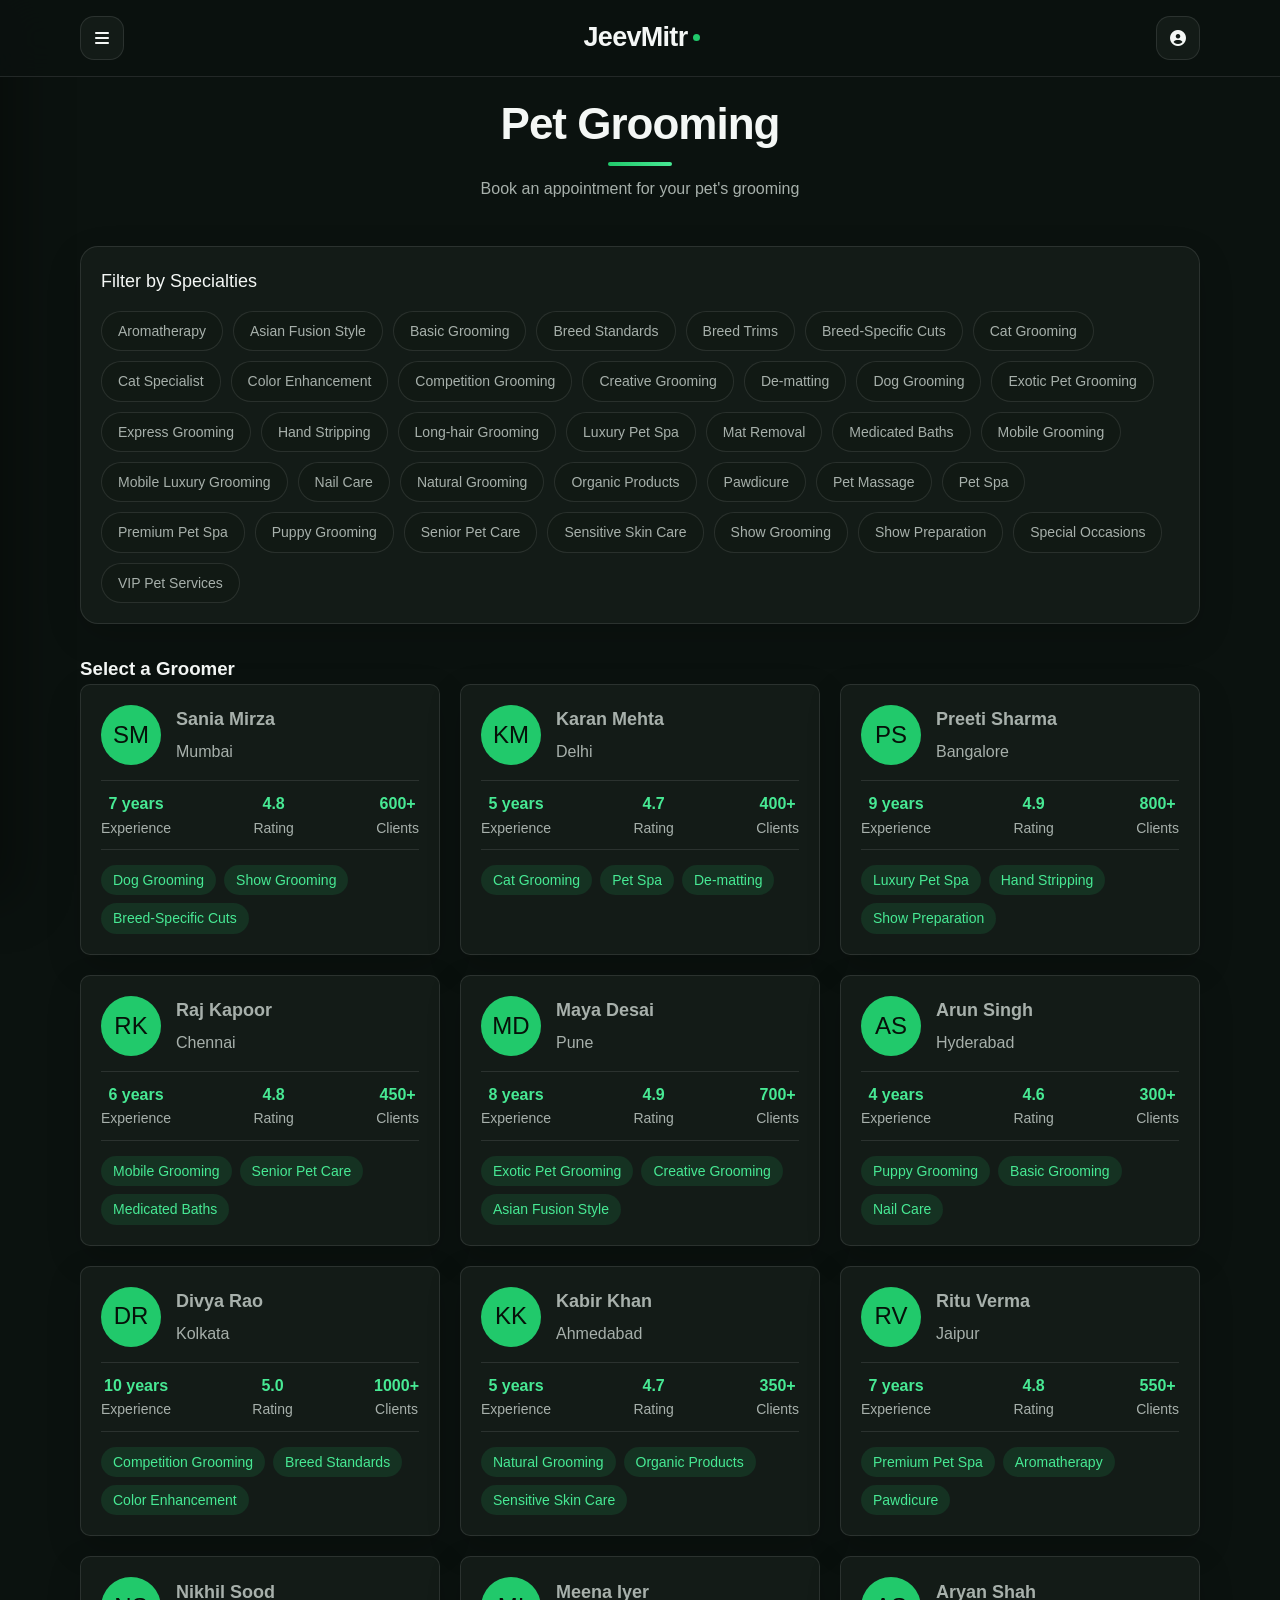
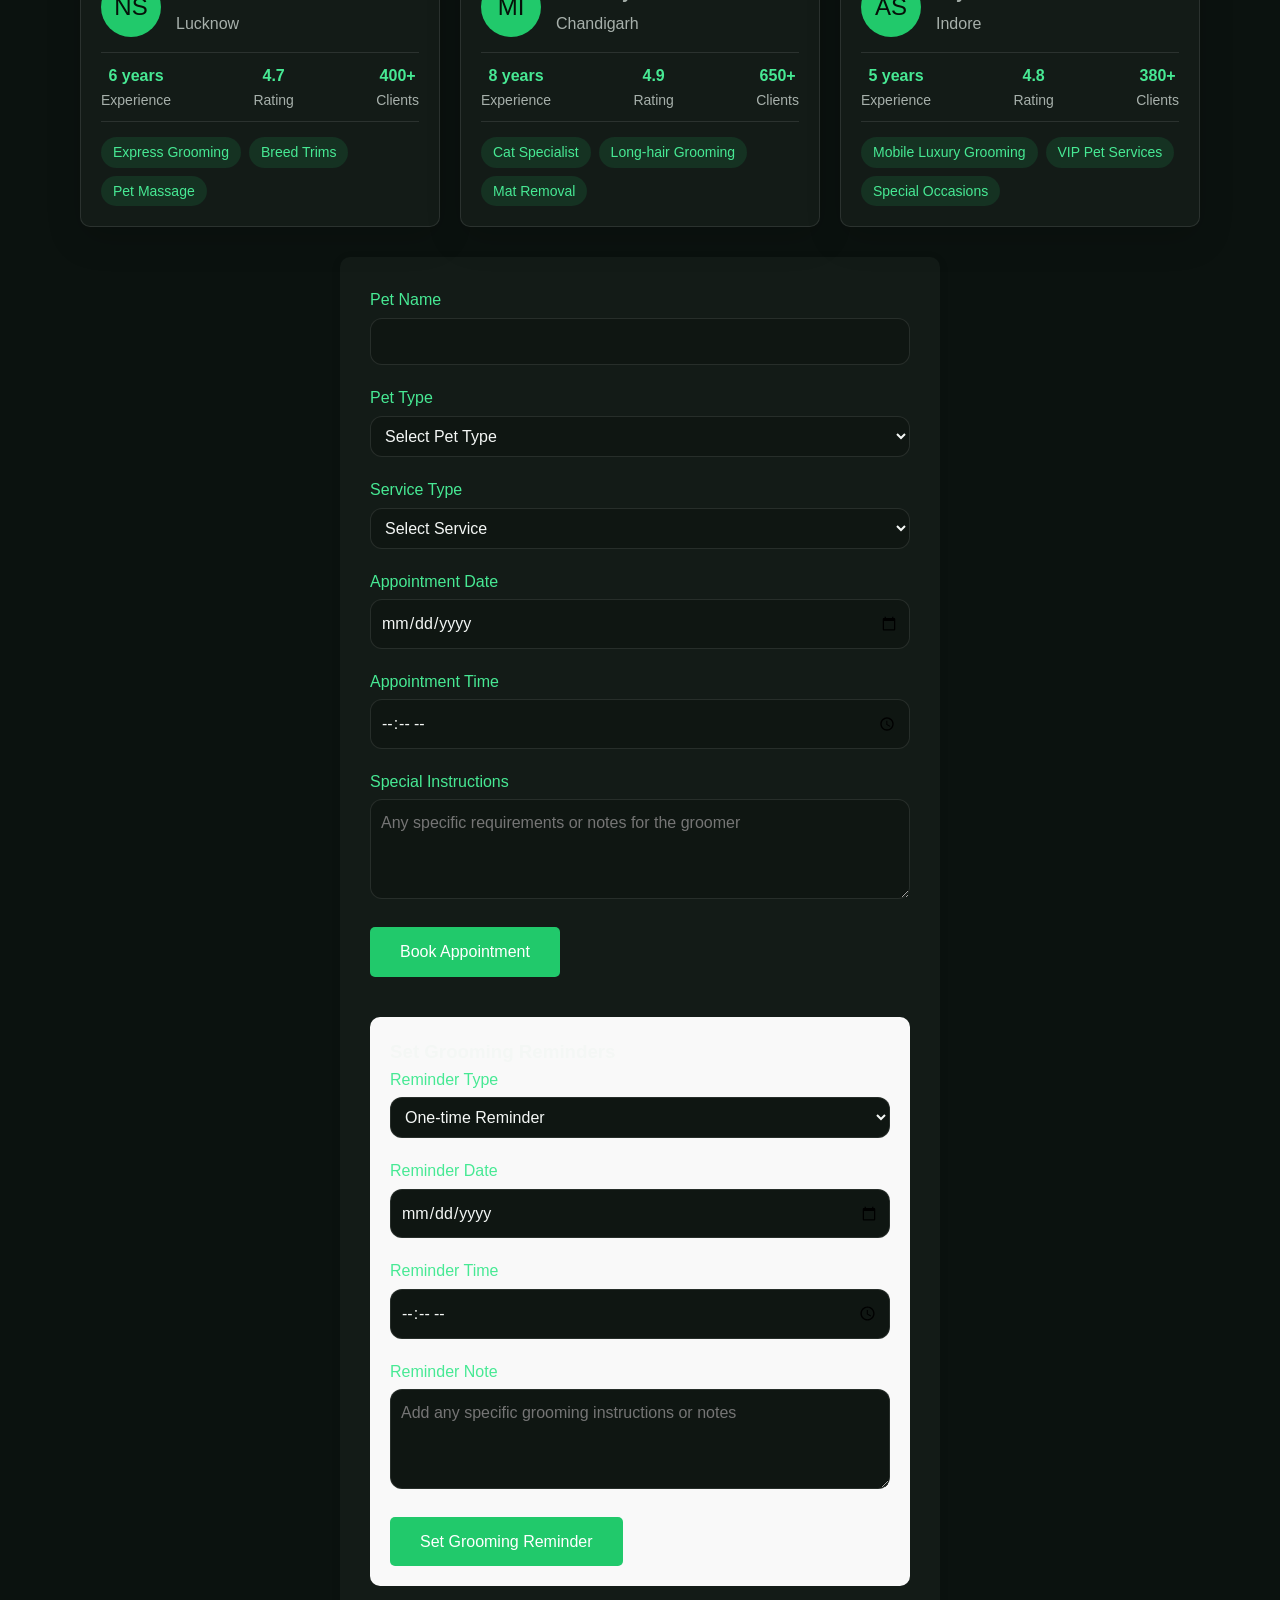
<file: pet-grooming.html>
<!DOCTYPE html>
<html lang="en">
<head>
    <meta charset="UTF-8">
    <meta name="viewport" content="width=device-width, initial-scale=1.0">
    <title>Pet Grooming - JeevMitr</title>
    <link href="https://fonts.googleapis.com/css2?family=Roboto:wght@400;500;700&display=swap" rel="stylesheet">
    <link rel="stylesheet" href="https://cdnjs.cloudflare.com/ajax/libs/font-awesome/6.5.1/css/all.min.css">
    <link rel="stylesheet" href="style.css">
    <style>
        .grooming {
            padding-top: 100px; /* Add padding to account for fixed header */
            min-height: 100vh;
        }
        .booking-form {
            max-width: 600px;
            margin: 0 auto;
            padding: 30px;
            background: white;
            border-radius: 10px;
            box-shadow: 0 2px 10px rgba(0,0,0,0.1);
        }
        .form-group {
            margin-bottom: 20px;
        }
        .form-group label {
            display: block;
            margin-bottom: 5px;
            color: var(--primary);
        }
        .form-group input,
        .form-group select,
        .form-group textarea {
            width: 100%;
            padding: 10px;
            border: 1px solid #ddd;
            border-radius: 5px;
            font-size: 16px;
        }
        .form-group textarea {
            height: 100px;
            resize: vertical;
        }
        .submit-btn {
            background: var(--primary);
            color: white;
            padding: 12px 30px;
            border: none;
            border-radius: 5px;
            cursor: pointer;
            font-size: 16px;
            transition: background 0.3s;
        }
        .submit-btn:hover {
            background: var(--primary-dark);
        }
        .reminder-section {
            margin-top: 40px;
            padding: 20px;
            background: #f9f9f9;
            border-radius: 10px;
        }

        /* Modal Styles */
        .modal {
            display: none;
            position: fixed;
            top: 0;
            left: 0;
            width: 100%;
            height: 100%;
            background-color: rgba(0,0,0,0.5);
            z-index: 1000;
        }
        .modal-content {
            position: relative;
            background-color: white;
            margin: 10% auto;
            padding: 30px;
            width: 90%;
            max-width: 500px;
            border-radius: 15px;
            box-shadow: 0 5px 20px rgba(0,0,0,0.2);
        }
        .close-modal {
            position: absolute;
            right: 20px;
            top: 15px;
            font-size: 24px;
            cursor: pointer;
            color: var(--gray);
        }
        .modal-title {
            color: var(--primary);
            margin-bottom: 20px;
            font-size: 24px;
        }
        .receipt-details {
            margin: 20px 0;
            padding: 15px;
            background: #f9f9f9;
            border-radius: 8px;
        }
        .receipt-details p {
            margin: 10px 0;
            font-size: 16px;
        }
        .receipt-details strong {
            color: var(--primary);
        }
        .modal-buttons {
            display: flex;
            gap: 10px;
            justify-content: flex-end;
            margin-top: 20px;
        }
        .print-btn {
            background: var(--primary);
            color: white;
            padding: 12px 25px;
            border: none;
            border-radius: 8px;
            cursor: pointer;
            font-size: 16px;
            transition: background 0.3s;
        }
        .print-btn:hover {
            background: var(--primary-dark);
        }
        @media print {
            body * {
                visibility: hidden;
            }
            .modal-content,
            .modal-content * {
                visibility: visible;
            }
            .modal-content {
                position: absolute;
                left: 0;
                top: 0;
                width: 100%;
                box-shadow: none;
            }
            .close-modal,
            .modal-buttons {
                display: none;
            }
        }
        .groomers-grid {
            display: grid;
            grid-template-columns: repeat(auto-fill, minmax(280px, 1fr));
            gap: 20px;
            margin-bottom: 30px;
        }
        .groomer-card {
            background: white;
            border-radius: 10px;
            padding: 20px;
            box-shadow: 0 2px 10px rgba(0,0,0,0.1);
            cursor: pointer;
            transition: all 0.3s;
        }
        .groomer-card:hover {
            transform: translateY(-5px);
            box-shadow: 0 5px 15px rgba(0,0,0,0.15);
        }
        .groomer-card.selected {
            border: 2px solid var(--primary);
            background: #f1f8e9;
        }
        .groomer-header {
            display: flex;
            align-items: center;
            gap: 15px;
            margin-bottom: 15px;
        }
        .groomer-avatar {
            width: 60px;
            height: 60px;
            border-radius: 50%;
            background: var(--primary);
            color: white;
            display: flex;
            align-items: center;
            justify-content: center;
            font-size: 24px;
            font-weight: 500;
        }
        .groomer-info h3 {
            margin: 0;
            color: var(--primary);
            font-size: 18px;
        }
        .groomer-info p {
            margin: 5px 0 0;
            color: var(--gray);
        }
        .groomer-stats {
            display: flex;
            justify-content: space-between;
            margin: 15px 0;
            padding: 10px 0;
            border-top: 1px solid #eee;
            border-bottom: 1px solid #eee;
        }
        .stat {
            text-align: center;
        }
        .stat-value {
            color: var(--primary);
            font-weight: 600;
            font-size: 16px;
        }
        .stat-label {
            color: var(--gray);
            font-size: 14px;
        }
        .specialties {
            display: flex;
            flex-wrap: wrap;
            gap: 8px;
            margin-top: 15px;
        }
        .specialty-tag {
            background: #e8f5e9;
            color: var(--primary);
            padding: 4px 12px;
            border-radius: 20px;
            font-size: 14px;
        }
        .filter-section {
            margin: 20px 0 30px;
            padding: 20px;
            background: white;
            border-radius: 10px;
            box-shadow: 0 2px 10px rgba(0,0,0,0.1);
        }
        .filter-title {
            color: var(--primary);
            margin-bottom: 15px;
            font-size: 18px;
            font-weight: 500;
        }
        .specialty-filters {
            display: flex;
            flex-wrap: wrap;
            gap: 10px;
        }
        .filter-tag {
            background: #f5f5f5;
            color: var(--gray);
            padding: 8px 16px;
            border-radius: 20px;
            font-size: 14px;
            cursor: pointer;
            transition: all 0.3s;
            border: 1px solid #ddd;
        }
        .filter-tag:hover {
            background: #e8f5e9;
            color: var(--primary);
            border-color: var(--primary);
        }
        .filter-tag.active {
            background: var(--primary);
            color: white;
            border-color: var(--primary);
        }
        .no-results {
            text-align: center;
            padding: 40px;
            color: var(--gray);
            background: white;
            border-radius: 10px;
            margin-top: 20px;
        }
    </style>
</head>
<body>
    <div class="sidebar-overlay"></div>
    <header>
        <div class="container">
            <nav>
                <!-- Menu Toggle Button -->
                <button class="menu-toggle" onclick="toggleSidebar()">
                    <i class="fas fa-bars"></i>
                </button>

                <!-- Center Logo -->
                <div class="logo">
                      
                    <h1>JeevMitr</h1>
                </div>

                <!-- Profile Section -->
                <div class="profile-section">
                     
                    <div class="profile-dropdown">
                        <button class="profile-button" onclick="toggleProfileMenu()">
                            <i class="fas fa-user-circle"></i>
                        </button>
                        <div class="profile-menu">
                            <ul>
                                <li><a href="#"><i class="fas fa-user"></i> My Profile</a></li>
                                <li><a href="#"><i class="fas fa-cog"></i> Settings</a></li>
                                <li><a href="#" onclick="handleLogout()"><i class="fas fa-sign-out-alt"></i> Logout</a></li>
                            </ul>
                        </div>
                    </div>
                </div>
            </nav>
        </div>
    </header>

    <!-- Sidebar -->
    <div class="sidebar">
        <ul class="nav-links">
            <li><a href="index.html"><i class="fas fa-home"></i> Home</a></li>
            <li><a href="pet-healthcare.html"><i class="fas fa-heartbeat"></i> Pet Healthcare</a></li>
            <li><a href="pet-training.html"><i class="fas fa-dog"></i> Pet Training</a></li>
            <li><a href="pet-grooming.html"><i class="fas fa-cut"></i> Pet Grooming</a></li>
            <li><a href="ngo-connect.html"><i class="fas fa-hand-holding-heart"></i> NGO Connect</a></li>
            <li><a href="ai-diagnosis.html"><i class="fas fa-robot"></i> AI Diagnosis</a></li>
            <li><a href="pet-products.html"><i class="fas fa-shopping-cart"></i> Pet Products</a></li>
        </ul>
    </div>

    <section class="grooming">
        <div class="container">
            <div class="section-title">
                <h2>Pet Grooming</h2>
                <p>Book an appointment for your pet's grooming</p>
            </div>

            <div class="filter-section">
                <h3 class="filter-title">Filter by Specialties</h3>
                <div class="specialty-filters" id="specialtyFilters">
                    <!-- Specialty filters will be added here dynamically -->
                </div>
            </div>

            <h3>Select a Groomer</h3>
            <div class="groomers-grid" id="groomersGrid">
                <!-- Groomers will be dynamically added here -->
            </div>
            
            <div class="booking-form">
                <form id="groomingForm">
                    <input type="hidden" id="selectedGroomerId">
                    <div class="form-group">
                        <label for="petName">Pet Name</label>
                        <input type="text" id="petName" required>
                    </div>
                    <div class="form-group">
                        <label for="petType">Pet Type</label>
                        <select id="petType" required>
                            <option value="">Select Pet Type</option>
                            <option value="dog">Dog</option>
                            <option value="cat">Cat</option>
                            <option value="other">Other</option>
                        </select>
                    </div>
                    <div class="form-group">
                        <label for="service">Service Type</label>
                        <select id="service" required>
                            <option value="">Select Service</option>
                            <option value="basic">Basic Grooming (Bath, Brush, Nail Trim)</option>
                            <option value="premium">Premium Grooming (Basic + Ear Cleaning, Teeth Brushing)</option>
                            <option value="spa">Spa Treatment (Premium + Aromatherapy, Massage)</option>
                            <option value="full">Full Grooming (Spa + Haircut/Styling)</option>
                            <option value="puppy">Puppy/Kitten First Groom (Gentle Introduction)</option>
                            <option value="medical">Medical Grooming (Special Needs Care)</option>
                        </select>
                    </div>
                    <div class="form-group">
                        <label for="date">Appointment Date</label>
                        <input type="date" id="date" required>
                    </div>
                    <div class="form-group">
                        <label for="time">Appointment Time</label>
                        <input type="time" id="time" required>
                    </div>
                    <div class="form-group">
                        <label for="specialInstructions">Special Instructions</label>
                        <textarea id="specialInstructions" placeholder="Any specific requirements or notes for the groomer"></textarea>
                    </div>
                    <button type="submit" class="submit-btn">Book Appointment</button>
                </form>

                <div class="reminder-section">
                    <h3>Set Grooming Reminders</h3>
                    <div class="form-group">
                        <label for="reminderType">Reminder Type</label>
                        <select id="reminderType" onchange="updateReminderFields()">
                            <option value="one-time">One-time Reminder</option>
                            <option value="weekly">Weekly Reminder</option>
                            <option value="monthly">Monthly Reminder</option>
                        </select>
                    </div>
                    <div class="form-group" id="oneTimeReminder">
                        <label for="reminderDate">Reminder Date</label>
                        <input type="date" id="reminderDate">
                    </div>
                    <div class="form-group" id="weeklyReminder" style="display: none;">
                        <label for="reminderDay">Day of Week</label>
                        <select id="reminderDay">
                            <option value="monday">Monday</option>
                            <option value="tuesday">Tuesday</option>
                            <option value="wednesday">Wednesday</option>
                            <option value="thursday">Thursday</option>
                            <option value="friday">Friday</option>
                            <option value="saturday">Saturday</option>
                            <option value="sunday">Sunday</option>
                        </select>
                    </div>
                    <div class="form-group" id="monthlyReminder" style="display: none;">
                        <label for="reminderDayOfMonth">Day of Month</label>
                        <input type="number" id="reminderDayOfMonth" min="1" max="31" placeholder="Enter day (1-31)">
                    </div>
                    <div class="form-group">
                        <label for="reminderTime">Reminder Time</label>
                        <input type="time" id="reminderTime">
                    </div>
                    <div class="form-group">
                        <label for="reminderNote">Reminder Note</label>
                        <textarea id="reminderNote" placeholder="Add any specific grooming instructions or notes"></textarea>
                    </div>
                    <button onclick="setReminder()" class="submit-btn">Set Grooming Reminder</button>
                </div>
            </div>
        </div>
    </section>

    <!-- Booking Confirmation Modal -->
    <div id="bookingModal" class="modal">
        <div class="modal-content">
            <span class="close-modal" onclick="closeModal('bookingModal')">&times;</span>
            <h3 class="modal-title">Booking Confirmation</h3>
            <div class="receipt-details" id="bookingReceipt">
                <!-- Receipt details will be dynamically added here -->
            </div>
            <div class="modal-buttons">
                <button onclick="printReceipt('bookingReceipt')" class="print-btn">
                    <i class="fas fa-print"></i> Print Receipt
                </button>
                <button onclick="closeModal('bookingModal')" class="submit-btn">Close</button>
            </div>
        </div>
    </div>

    <!-- Reminder Confirmation Modal -->
    <div id="reminderModal" class="modal">
        <div class="modal-content">
            <span class="close-modal" onclick="closeModal('reminderModal')">&times;</span>
            <h3 class="modal-title">Reminder Set</h3>
            <div class="receipt-details" id="reminderReceipt">
                <!-- Reminder details will be dynamically added here -->
            </div>
            <div class="modal-buttons">
                <button onclick="printReceipt('reminderReceipt')" class="print-btn">
                    <i class="fas fa-print"></i> Print Receipt
                </button>
                <button onclick="closeModal('reminderModal')" class="submit-btn">Close</button>
            </div>
        </div>
    </div>

    <script src="script.js"></script>
    <script>
        document.getElementById('groomingForm').addEventListener('submit', function(e) {
            e.preventDefault();
            const selectedGroomerId = document.getElementById('selectedGroomerId').value;
            
            if (!selectedGroomerId) {
                alert('Please select a groomer before booking');
                return;
            }

            const selectedGroomer = groomers.find(g => g.id === parseInt(selectedGroomerId));
            const petName = document.getElementById('petName').value;
            const petType = document.getElementById('petType').value;
            const service = document.getElementById('service').value;
            const date = document.getElementById('date').value;
            const time = document.getElementById('time').value;
            const instructions = document.getElementById('specialInstructions').value;

            const receipt = document.getElementById('bookingReceipt');
            receipt.innerHTML = `
                <p><strong>Groomer:</strong> ${selectedGroomer.name}</p>
                <p><strong>Location:</strong> ${selectedGroomer.location}</p>
                <p><strong>Pet Name:</strong> ${petName}</p>
                <p><strong>Pet Type:</strong> ${petType}</p>
                <p><strong>Service:</strong> ${service}</p>
                <p><strong>Date:</strong> ${date}</p>
                <p><strong>Time:</strong> ${time}</p>
                ${instructions ? `<p><strong>Special Instructions:</strong> ${instructions}</p>` : ''}
                <p><strong>Booking ID:</strong> ${Math.random().toString(36).substr(2, 9).toUpperCase()}</p>
            `;

            document.getElementById('bookingModal').style.display = 'block';
        });

        function updateReminderFields() {
            const reminderType = document.getElementById('reminderType').value;
            document.getElementById('oneTimeReminder').style.display = reminderType === 'one-time' ? 'block' : 'none';
            document.getElementById('weeklyReminder').style.display = reminderType === 'weekly' ? 'block' : 'none';
            document.getElementById('monthlyReminder').style.display = reminderType === 'monthly' ? 'block' : 'none';
        }

        function setReminder() {
            const reminderType = document.getElementById('reminderType').value;
            const time = document.getElementById('reminderTime').value;
            const note = document.getElementById('reminderNote').value;
            
            if (!time) {
                alert('Please select a reminder time');
                return;
            }

            let reminderDetails = '';
            switch(reminderType) {
                case 'one-time':
                    const date = document.getElementById('reminderDate').value;
                    if (!date) {
                        alert('Please select a date for one-time reminder');
                        return;
                    }
                    reminderDetails = `One-time grooming reminder set for ${date} at ${time}`;
                    break;
                case 'weekly':
                    const day = document.getElementById('reminderDay').value;
                    reminderDetails = `Weekly grooming reminder set for every ${day} at ${time}`;
                    break;
                case 'monthly':
                    const dayOfMonth = document.getElementById('reminderDayOfMonth').value;
                    if (!dayOfMonth || dayOfMonth < 1 || dayOfMonth > 31) {
                        alert('Please enter a valid day of month (1-31)');
                        return;
                    }
                    reminderDetails = `Monthly grooming reminder set for day ${dayOfMonth} at ${time}`;
                    break;
            }

            if (note) {
                reminderDetails += `\nNote: ${note}`;
            }

            const receipt = document.getElementById('reminderReceipt');
            receipt.innerHTML = `
                <p><strong>Reminder Type:</strong> ${reminderType}</p>
                <p><strong>Time:</strong> ${time}</p>
                ${reminderType === 'one-time' ? `<p><strong>Date:</strong> ${document.getElementById('reminderDate').value}</p>` : ''}
                ${reminderType === 'weekly' ? `<p><strong>Day:</strong> ${document.getElementById('reminderDay').value}</p>` : ''}
                ${reminderType === 'monthly' ? `<p><strong>Day of Month:</strong> ${document.getElementById('reminderDayOfMonth').value}</p>` : ''}
                ${note ? `<p><strong>Note:</strong> ${note}</p>` : ''}
            `;

            document.getElementById('reminderModal').style.display = 'block';
        }

        function closeModal(modalId) {
            document.getElementById(modalId).style.display = 'none';
        }

        function printReceipt(receiptId) {
            const printWindow = window.open('', '_blank');
            const receiptContent = document.getElementById(receiptId).innerHTML;
            const modalTitle = document.querySelector(`#${receiptId === 'bookingReceipt' ? 'bookingModal' : 'reminderModal'} .modal-title`).textContent;
            
            printWindow.document.write(`
                <!DOCTYPE html>
                <html>
                <head>
                    <title>${modalTitle}</title>
                    <style>
                        body {
                            font-family: Arial, sans-serif;
                            padding: 20px;
                        }
                        .receipt-header {
                            text-align: center;
                            margin-bottom: 20px;
                        }
                        .receipt-header h1 {
                            color: #4caf50;
                            margin-bottom: 10px;
                        }
                        .receipt-details {
                            background: #f9f9f9;
                            padding: 20px;
                            border-radius: 8px;
                        }
                        .receipt-details p {
                            margin: 10px 0;
                            font-size: 16px;
                        }
                        .receipt-details strong {
                            color: #4caf50;
                        }
                        .receipt-footer {
                            margin-top: 30px;
                            text-align: center;
                            font-size: 14px;
                            color: #666;
                        }
                    </style>
                </head>
                <body>
                    <div class="receipt-header">
                        <h1>JeevMitr</h1>
                        <h2>${modalTitle}</h2>
                        <p>Date: ${new Date().toLocaleDateString()}</p>
                    </div>
                    <div class="receipt-details">
                        ${receiptContent}
                    </div>
                    <div class="receipt-footer">
                        <p>Thank you for choosing JeevMitr!</p>
                        <p>For any queries, contact: support@jeevmitr.com</p>
                    </div>
                </body>
                </html>
            `);
            
            printWindow.document.close();
            printWindow.print();
        }

        // Close modal when clicking outside
        window.onclick = function(event) {
            if (event.target.classList.contains('modal')) {
                event.target.style.display = 'none';
            }
        }

        const groomers = [
            {
                id: 1,
                name: "Sania Mirza",
                experience: "7 years",
                rating: "4.8",
                clients: "600+",
                specialties: ["Dog Grooming", "Show Grooming", "Breed-Specific Cuts"],
                location: "Mumbai",
                avatar: "SM"
            },
            {
                id: 2,
                name: "Karan Mehta",
                experience: "5 years",
                rating: "4.7",
                clients: "400+",
                specialties: ["Cat Grooming", "Pet Spa", "De-matting"],
                location: "Delhi",
                avatar: "KM"
            },
            {
                id: 3,
                name: "Preeti Sharma",
                experience: "9 years",
                rating: "4.9",
                clients: "800+",
                specialties: ["Luxury Pet Spa", "Hand Stripping", "Show Preparation"],
                location: "Bangalore",
                avatar: "PS"
            },
            {
                id: 4,
                name: "Raj Kapoor",
                experience: "6 years",
                rating: "4.8",
                clients: "450+",
                specialties: ["Mobile Grooming", "Senior Pet Care", "Medicated Baths"],
                location: "Chennai",
                avatar: "RK"
            },
            {
                id: 5,
                name: "Maya Desai",
                experience: "8 years",
                rating: "4.9",
                clients: "700+",
                specialties: ["Exotic Pet Grooming", "Creative Grooming", "Asian Fusion Style"],
                location: "Pune",
                avatar: "MD"
            },
            {
                id: 6,
                name: "Arun Singh",
                experience: "4 years",
                rating: "4.6",
                clients: "300+",
                specialties: ["Puppy Grooming", "Basic Grooming", "Nail Care"],
                location: "Hyderabad",
                avatar: "AS"
            },
            {
                id: 7,
                name: "Divya Rao",
                experience: "10 years",
                rating: "5.0",
                clients: "1000+",
                specialties: ["Competition Grooming", "Breed Standards", "Color Enhancement"],
                location: "Kolkata",
                avatar: "DR"
            },
            {
                id: 8,
                name: "Kabir Khan",
                experience: "5 years",
                rating: "4.7",
                clients: "350+",
                specialties: ["Natural Grooming", "Organic Products", "Sensitive Skin Care"],
                location: "Ahmedabad",
                avatar: "KK"
            },
            {
                id: 9,
                name: "Ritu Verma",
                experience: "7 years",
                rating: "4.8",
                clients: "550+",
                specialties: ["Premium Pet Spa", "Aromatherapy", "Pawdicure"],
                location: "Jaipur",
                avatar: "RV"
            },
            {
                id: 10,
                name: "Nikhil Sood",
                experience: "6 years",
                rating: "4.7",
                clients: "400+",
                specialties: ["Express Grooming", "Breed Trims", "Pet Massage"],
                location: "Lucknow",
                avatar: "NS"
            },
            {
                id: 11,
                name: "Meena Iyer",
                experience: "8 years",
                rating: "4.9",
                clients: "650+",
                specialties: ["Cat Specialist", "Long-hair Grooming", "Mat Removal"],
                location: "Chandigarh",
                avatar: "MI"
            },
            {
                id: 12,
                name: "Aryan Shah",
                experience: "5 years",
                rating: "4.8",
                clients: "380+",
                specialties: ["Mobile Luxury Grooming", "VIP Pet Services", "Special Occasions"],
                location: "Indore",
                avatar: "AS"
            }
        ];

        // Get unique specialties from all groomers
        function getUniqueSpecialties() {
            const specialties = new Set();
            groomers.forEach(groomer => {
                groomer.specialties.forEach(specialty => {
                    specialties.add(specialty);
                });
            });
            return Array.from(specialties).sort();
        }

        // Initialize filter UI
        function initializeFilters() {
            const specialtyFilters = document.getElementById('specialtyFilters');
            const uniqueSpecialties = getUniqueSpecialties();
            
            specialtyFilters.innerHTML = uniqueSpecialties.map(specialty => `
                <div class="filter-tag" onclick="toggleFilter('${specialty}')" data-specialty="${specialty}">
                    ${specialty}
                </div>
            `).join('');
        }

        // Store active filters
        let activeFilters = new Set();

        // Toggle filter and update display
        function toggleFilter(specialty) {
            const filterElement = document.querySelector(`.filter-tag[data-specialty="${specialty}"]`);
            
            if (activeFilters.has(specialty)) {
                activeFilters.delete(specialty);
                filterElement.classList.remove('active');
            } else {
                activeFilters.add(specialty);
                filterElement.classList.add('active');
            }
            
            displayFilteredGroomers();
        }

        // Display filtered groomers
        function displayFilteredGroomers() {
            const groomersGrid = document.getElementById('groomersGrid');
            let filteredGroomers = groomers;
            
            if (activeFilters.size > 0) {
                filteredGroomers = groomers.filter(groomer => 
                    groomer.specialties.some(specialty => activeFilters.has(specialty))
                );
            }

            if (filteredGroomers.length === 0) {
                groomersGrid.innerHTML = `
                    <div class="no-results">
                        <i class="fas fa-search" style="font-size: 48px; color: var(--gray); margin-bottom: 20px;"></i>
                        <p>No groomers found matching selected specialties</p>
                        <button onclick="clearFilters()" class="submit-btn" style="margin-top: 20px;">
                            Clear Filters
                        </button>
                    </div>
                `;
                return;
            }

            groomersGrid.innerHTML = filteredGroomers.map(groomer => `
                <div class="groomer-card" onclick="selectGroomer(${groomer.id})" id="groomer-${groomer.id}">
                    <div class="groomer-header">
                        <div class="groomer-avatar">${groomer.avatar}</div>
                        <div class="groomer-info">
                            <h3>${groomer.name}</h3>
                            <p>${groomer.location}</p>
                        </div>
                    </div>
                    <div class="groomer-stats">
                        <div class="stat">
                            <div class="stat-value">${groomer.experience}</div>
                            <div class="stat-label">Experience</div>
                        </div>
                        <div class="stat">
                            <div class="stat-value">${groomer.rating}</div>
                            <div class="stat-label">Rating</div>
                        </div>
                        <div class="stat">
                            <div class="stat-value">${groomer.clients}</div>
                            <div class="stat-label">Clients</div>
                        </div>
                    </div>
                    <div class="specialties">
                        ${groomer.specialties.map(specialty => 
                            `<span class="specialty-tag${activeFilters.has(specialty) ? ' active' : ''}">${specialty}</span>`
                        ).join('')}
                    </div>
                </div>
            `).join('');
        }

        // Clear all filters
        function clearFilters() {
            activeFilters.clear();
            document.querySelectorAll('.filter-tag').forEach(tag => {
                tag.classList.remove('active');
            });
            displayFilteredGroomers();
        }

        // Modified display function to use the filtered display
        function displayGroomers() {
            initializeFilters();
            displayFilteredGroomers();
        }

        // Initialize groomers display
        displayGroomers();
    </script>
</body>
</html>
</file>
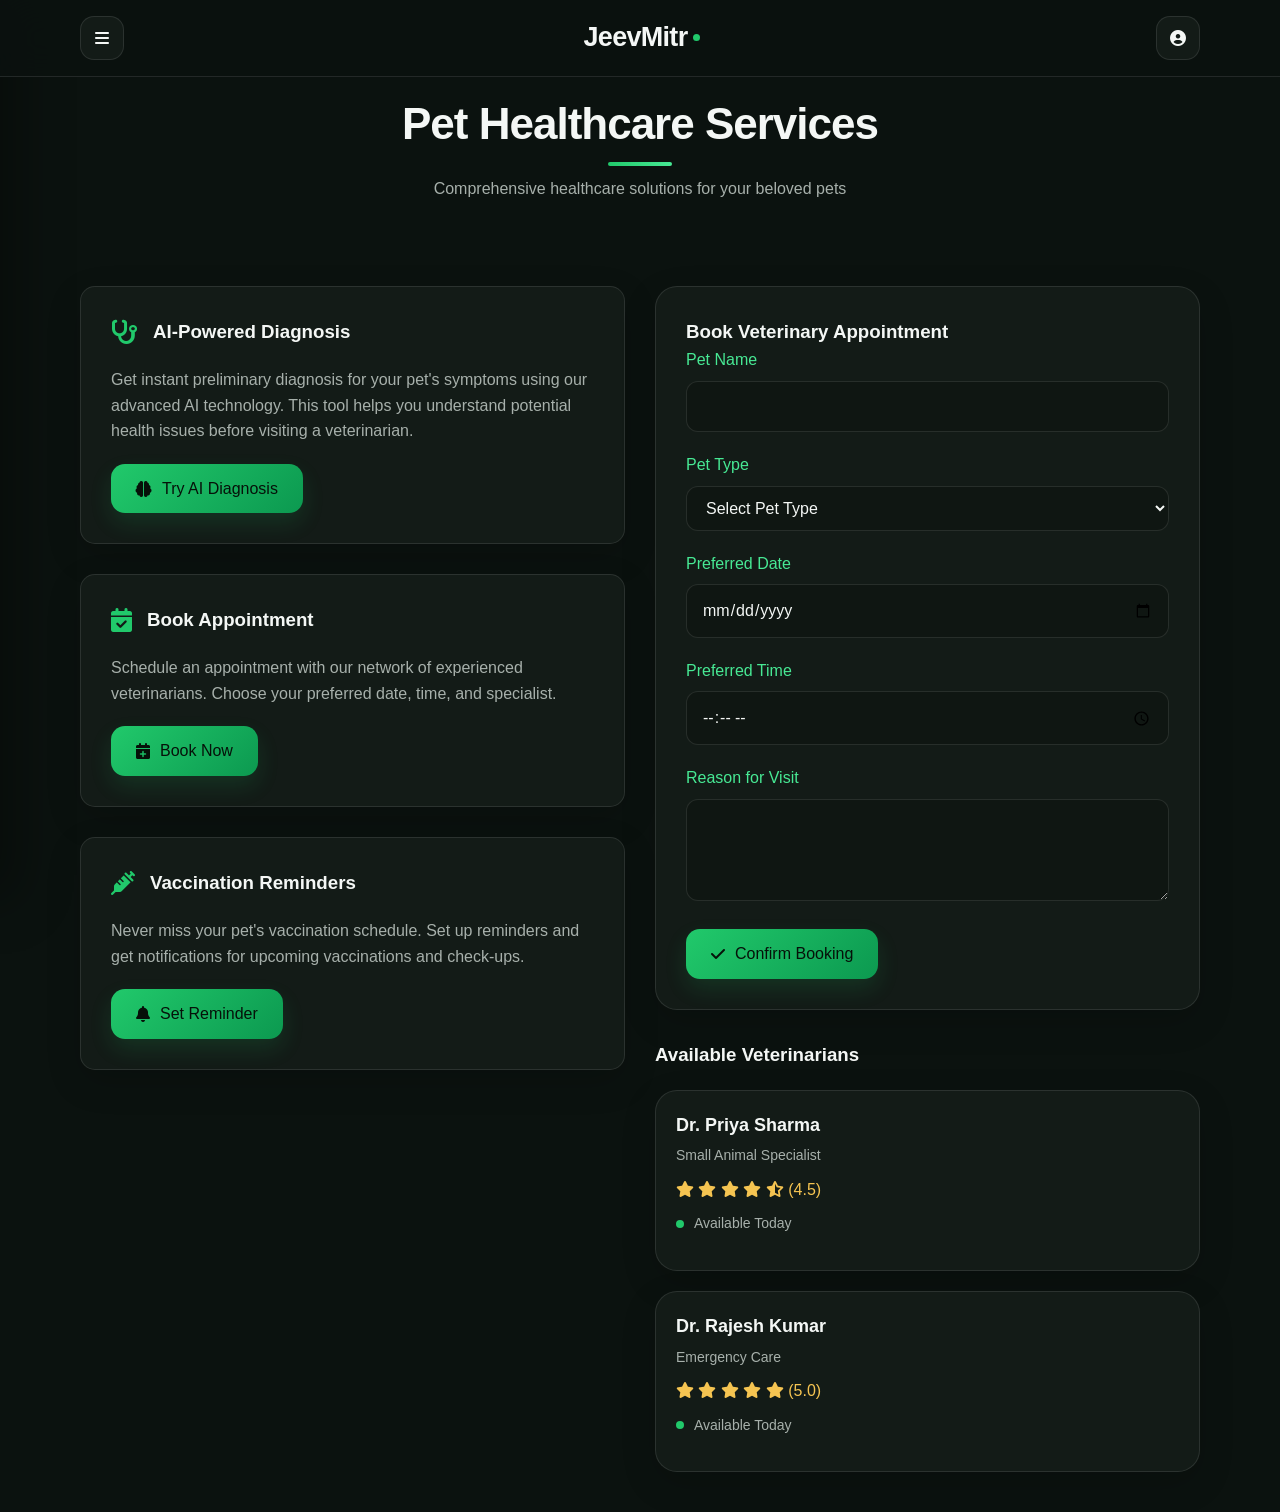
<file: pet-healthcare.html>
<!DOCTYPE html>
<html lang="en">
<head>
    <meta charset="UTF-8">
    <meta name="viewport" content="width=device-width, initial-scale=1.0">
    <title>Pet Healthcare - JeevMitr</title>
    <link href="https://fonts.googleapis.com/css2?family=Roboto:wght@400;500;700&display=swap" rel="stylesheet">
    <link rel="stylesheet" href="https://cdnjs.cloudflare.com/ajax/libs/font-awesome/6.5.1/css/all.min.css">
    <link rel="stylesheet" href="style.css">
    <style>
        .pet-healthcare {
            padding-top: 100px;
            min-height: 100vh;
            background: #f5f5f5;
        }
        .healthcare-container {
            display: grid;
            grid-template-columns: 1fr 1fr;
            gap: 30px;
            padding: 40px 0;
        }
        .service-card {
            background: white;
            padding: 30px;
            border-radius: 15px;
            box-shadow: 0 2px 10px rgba(0,0,0,0.1);
            margin-bottom: 30px;
        }
        .service-header {
            display: flex;
            align-items: center;
            gap: 15px;
            margin-bottom: 20px;
        }
        .service-header i {
            font-size: 24px;
            color: var(--primary);
        }
        .service-description {
            color: #666;
            margin-bottom: 20px;
        }
        .action-button {
            background: var(--primary);
            color: white;
            padding: 12px 25px;
            border: none;
            border-radius: 8px;
            font-size: 16px;
            font-weight: 500;
            cursor: pointer;
            transition: all 0.3s;
            display: inline-flex;
            align-items: center;
            gap: 10px;
        }
        .action-button:hover {
            background: var(--primary-dark);
            transform: translateY(-2px);
            box-shadow: 0 5px 15px rgba(76, 175, 80, 0.3);
        }
        .appointment-form {
            background: white;
            padding: 30px;
            border-radius: 15px;
            box-shadow: 0 2px 10px rgba(0,0,0,0.1);
        }
        .form-group {
            margin-bottom: 20px;
        }
        .form-group label {
            display: block;
            margin-bottom: 8px;
            color: var(--primary);
            font-weight: 500;
        }
        .form-group input,
        .form-group select,
        .form-group textarea {
            width: 100%;
            padding: 12px 15px;
            border: 2px solid #e0e0e0;
            border-radius: 8px;
            font-size: 16px;
            transition: all 0.3s;
        }
        .form-group input:focus,
        .form-group select:focus,
        .form-group textarea:focus {
            border-color: var(--primary);
            outline: none;
            box-shadow: 0 0 0 3px rgba(76, 175, 80, 0.1);
        }
        .veterinarian-list {
            display: grid;
            grid-template-columns: repeat(auto-fill, minmax(300px, 1fr));
            gap: 20px;
            margin-top: 30px;
        }
        .veterinarian-card {
            background: white;
            padding: 20px;
            border-radius: 10px;
            box-shadow: 0 2px 10px rgba(0,0,0,0.1);
        }
        .veterinarian-info {
            margin-bottom: 15px;
        }
        .veterinarian-name {
            font-size: 18px;
            color: var(--primary);
            margin-bottom: 5px;
        }
        .veterinarian-specialty {
            color: #666;
            font-size: 14px;
        }
        .veterinarian-rating {
            color: #ffc107;
            margin: 10px 0;
        }
        .veterinarian-availability {
            display: flex;
            align-items: center;
            gap: 10px;
            color: #666;
            font-size: 14px;
        }
        .availability-dot {
            width: 8px;
            height: 8px;
            border-radius: 50%;
            background: #4caf50;
        }
        .availability-dot.offline {
            background: #f44336;
        }
        @media (max-width: 768px) {
            .healthcare-container {
                grid-template-columns: 1fr;
            }
        }
    </style>
</head>
<body>
    <div class="sidebar-overlay"></div>
    <header>
        <div class="container">
            <nav>
                <!-- Menu Toggle Button -->
                <button class="menu-toggle" onclick="toggleSidebar()">
                    <i class="fas fa-bars"></i>
                </button>

                <!-- Center Logo -->
                <div class="logo">
                      
                    <h1>JeevMitr</h1>
                </div>

                <!-- Profile Section -->
                <div class="profile-section">
                     
                    <div class="profile-dropdown">
                        <button class="profile-button" onclick="toggleProfileMenu()">
                            <i class="fas fa-user-circle"></i>
                        </button>
                        <div class="profile-menu">
                            <ul>
                                <li><a href="#"><i class="fas fa-user"></i> My Profile</a></li>
                                <li><a href="#"><i class="fas fa-cog"></i> Settings</a></li>
                                <li><a href="#" onclick="handleLogout()"><i class="fas fa-sign-out-alt"></i> Logout</a></li>
                            </ul>
                        </div>
                    </div>
                </div>
            </nav>
        </div>
    </header>

    <!-- Sidebar -->
    <div class="sidebar">
        <ul class="nav-links">
            <li><a href="index.html"><i class="fas fa-home"></i> Home</a></li>
            <li><a href="pet-healthcare.html"><i class="fas fa-heartbeat"></i> Pet Healthcare</a></li>
            <li><a href="pet-training.html"><i class="fas fa-dog"></i> Pet Training</a></li>
            <li><a href="pet-grooming.html"><i class="fas fa-cut"></i> Pet Grooming</a></li>
            <li><a href="ngo-connect.html"><i class="fas fa-hand-holding-heart"></i> NGO Connect</a></li>
            <li><a href="ai-diagnosis.html"><i class="fas fa-robot"></i> AI Diagnosis</a></li>
            <li><a href="pet-products.html"><i class="fas fa-shopping-cart"></i> Pet Products</a></li>
        </ul>
    </div>

    <section class="pet-healthcare">
        <div class="container">
            <div class="section-title">
                <h2>Pet Healthcare Services</h2>
                <p>Comprehensive healthcare solutions for your beloved pets</p>
            </div>
            
            <div class="healthcare-container">
                <div class="services-section">
                    <div class="service-card">
                        <div class="service-header">
                            <i class="fas fa-stethoscope"></i>
                            <h3>AI-Powered Diagnosis</h3>
                        </div>
                        <p class="service-description">
                            Get instant preliminary diagnosis for your pet's symptoms using our advanced AI technology.
                            This tool helps you understand potential health issues before visiting a veterinarian.
                        </p>
                        <button class="action-button" onclick="window.location.href='ai-diagnosis.html'">
                            <i class="fas fa-brain"></i> Try AI Diagnosis
                        </button>
                    </div>

                    <div class="service-card">
                        <div class="service-header">
                            <i class="fas fa-calendar-check"></i>
                            <h3>Book Appointment</h3>
                        </div>
                        <p class="service-description">
                            Schedule an appointment with our network of experienced veterinarians.
                            Choose your preferred date, time, and specialist.
                        </p>
                        <button class="action-button" onclick="document.getElementById('appointmentForm').scrollIntoView({behavior: 'smooth'})">
                            <i class="fas fa-calendar-plus"></i> Book Now
                        </button>
                    </div>

                    <div class="service-card">
                        <div class="service-header">
                            <i class="fas fa-syringe"></i>
                            <h3>Vaccination Reminders</h3>
                        </div>
                        <p class="service-description">
                            Never miss your pet's vaccination schedule. Set up reminders and get notifications
                            for upcoming vaccinations and check-ups.
                        </p>
                        <button class="action-button" onclick="showVaccinationModal()">
                            <i class="fas fa-bell"></i> Set Reminder
                        </button>
                    </div>
                </div>

                <div class="appointment-section">
                    <div class="appointment-form" id="appointmentForm">
                        <h3>Book Veterinary Appointment</h3>
                        <form id="bookingForm">
                            <div class="form-group">
                                <label for="petName">Pet Name</label>
                                <input type="text" id="petName" required>
                            </div>
                            <div class="form-group">
                                <label for="petType">Pet Type</label>
                                <select id="petType" required>
                                    <option value="">Select Pet Type</option>
                                    <option value="dog">Dog</option>
                                    <option value="cat">Cat</option>
                                    <option value="bird">Bird</option>
                                    <option value="other">Other</option>
                                </select>
                            </div>
                            <div class="form-group">
                                <label for="appointmentDate">Preferred Date</label>
                                <input type="date" id="appointmentDate" required>
                            </div>
                            <div class="form-group">
                                <label for="appointmentTime">Preferred Time</label>
                                <input type="time" id="appointmentTime" required>
                            </div>
                            <div class="form-group">
                                <label for="reason">Reason for Visit</label>
                                <textarea id="reason" rows="3" required></textarea>
                            </div>
                            <button type="submit" class="action-button">
                                <i class="fas fa-check"></i> Confirm Booking
                            </button>
                        </form>
                    </div>

                    <div class="veterinarian-list">
                        <h3>Available Veterinarians</h3>
                        <div class="veterinarian-card">
                            <div class="veterinarian-info">
                                <h4 class="veterinarian-name">Dr. Priya Sharma</h4>
                                <p class="veterinarian-specialty">Small Animal Specialist</p>
                                <div class="veterinarian-rating">
                                    <i class="fas fa-star"></i>
                                    <i class="fas fa-star"></i>
                                    <i class="fas fa-star"></i>
                                    <i class="fas fa-star"></i>
                                    <i class="fas fa-star-half-alt"></i>
                                    <span>(4.5)</span>
                                </div>
                                <div class="veterinarian-availability">
                                    <span class="availability-dot"></span>
                                    <span>Available Today</span>
                                </div>
                            </div>
                        </div>
                        <div class="veterinarian-card">
                            <div class="veterinarian-info">
                                <h4 class="veterinarian-name">Dr. Rajesh Kumar</h4>
                                <p class="veterinarian-specialty">Emergency Care</p>
                                <div class="veterinarian-rating">
                                    <i class="fas fa-star"></i>
                                    <i class="fas fa-star"></i>
                                    <i class="fas fa-star"></i>
                                    <i class="fas fa-star"></i>
                                    <i class="fas fa-star"></i>
                                    <span>(5.0)</span>
                                </div>
                                <div class="veterinarian-availability">
                                    <span class="availability-dot"></span>
                                    <span>Available Today</span>
                                </div>
                            </div>
                        </div>
                    </div>
                </div>
            </div>
        </div>
    </section>

    <script>
        // Handle appointment booking
        const bookingForm = document.getElementById('bookingForm');
        bookingForm.addEventListener('submit', function(e) {
            e.preventDefault();
            
            // Get form values
            const petName = document.getElementById('petName').value;
            const appointmentDate = document.getElementById('appointmentDate').value;
            const appointmentTime = document.getElementById('appointmentTime').value;
            
            // Show confirmation
            alert(`Appointment booked successfully!\n\nPet: ${petName}\nDate: ${appointmentDate}\nTime: ${appointmentTime}`);
            
            // Reset form
            bookingForm.reset();
        });

        // Function to show vaccination reminder modal
        function showVaccinationModal() {
            alert('Vaccination reminder feature coming soon!');
        }

        const veterinarians = [
            {
                id: 1,
                name: "Dr. Aditya Verma",
                experience: "12 years",
                rating: "4.9",
                consultations: "1000+",
                specialties: ["General Medicine", "Surgery", "Emergency Care"],
                location: "Mumbai",
                avatar: "AV"
            },
            {
                id: 2,
                name: "Dr. Sneha Reddy",
                experience: "8 years",
                rating: "4.8",
                consultations: "750+",
                specialties: ["Dermatology", "Internal Medicine", "Preventive Care"],
                location: "Bangalore",
                avatar: "SR"
            },
            {
                id: 3,
                name: "Dr. Rahul Kapoor",
                experience: "15 years",
                rating: "5.0",
                consultations: "1500+",
                specialties: ["Orthopedics", "Neurology", "Rehabilitation"],
                location: "Delhi",
                avatar: "RK"
            },
            {
                id: 4,
                name: "Dr. Priya Malhotra",
                experience: "10 years",
                rating: "4.8",
                consultations: "900+",
                specialties: ["Cardiology", "Respiratory Medicine", "Critical Care"],
                location: "Chennai",
                avatar: "PM"
            },
            {
                id: 5,
                name: "Dr. Sanjay Patel",
                experience: "14 years",
                rating: "4.9",
                consultations: "1200+",
                specialties: ["Oncology", "Internal Medicine", "Palliative Care"],
                location: "Ahmedabad",
                avatar: "SP"
            },
            {
                id: 6,
                name: "Dr. Meera Shah",
                experience: "7 years",
                rating: "4.7",
                consultations: "600+",
                specialties: ["Exotic Pet Medicine", "Avian Medicine", "Small Mammals"],
                location: "Pune",
                avatar: "MS"
            },
            {
                id: 7,
                name: "Dr. Vikram Singh",
                experience: "11 years",
                rating: "4.9",
                consultations: "950+",
                specialties: ["Dentistry", "Oral Surgery", "Preventive Dental Care"],
                location: "Hyderabad",
                avatar: "VS"
            },
            {
                id: 8,
                name: "Dr. Anita Desai",
                experience: "9 years",
                rating: "4.8",
                consultations: "800+",
                specialties: ["Ophthalmology", "Eye Surgery", "Vision Care"],
                location: "Kolkata",
                avatar: "AD"
            },
            {
                id: 9,
                name: "Dr. Rajesh Kumar",
                experience: "13 years",
                rating: "4.9",
                consultations: "1100+",
                specialties: ["Surgery", "Orthopedics", "Sports Medicine"],
                location: "Jaipur",
                avatar: "RK"
            },
            {
                id: 10,
                name: "Dr. Kavita Sharma",
                experience: "6 years",
                rating: "4.7",
                consultations: "500+",
                specialties: ["Behavior Medicine", "Psychology", "Training Support"],
                location: "Lucknow",
                avatar: "KS"
            },
            {
                id: 11,
                name: "Dr. Arjun Nair",
                experience: "16 years",
                rating: "5.0",
                consultations: "1600+",
                specialties: ["Emergency Medicine", "Critical Care", "Trauma"],
                location: "Kochi",
                avatar: "AN"
            },
            {
                id: 12,
                name: "Dr. Neha Gupta",
                experience: "8 years",
                rating: "4.8",
                consultations: "700+",
                specialties: ["Nutrition", "Weight Management", "Preventive Care"],
                location: "Chandigarh",
                avatar: "NG"
            }
        ];
    </script>
</body>
</html>
</file>
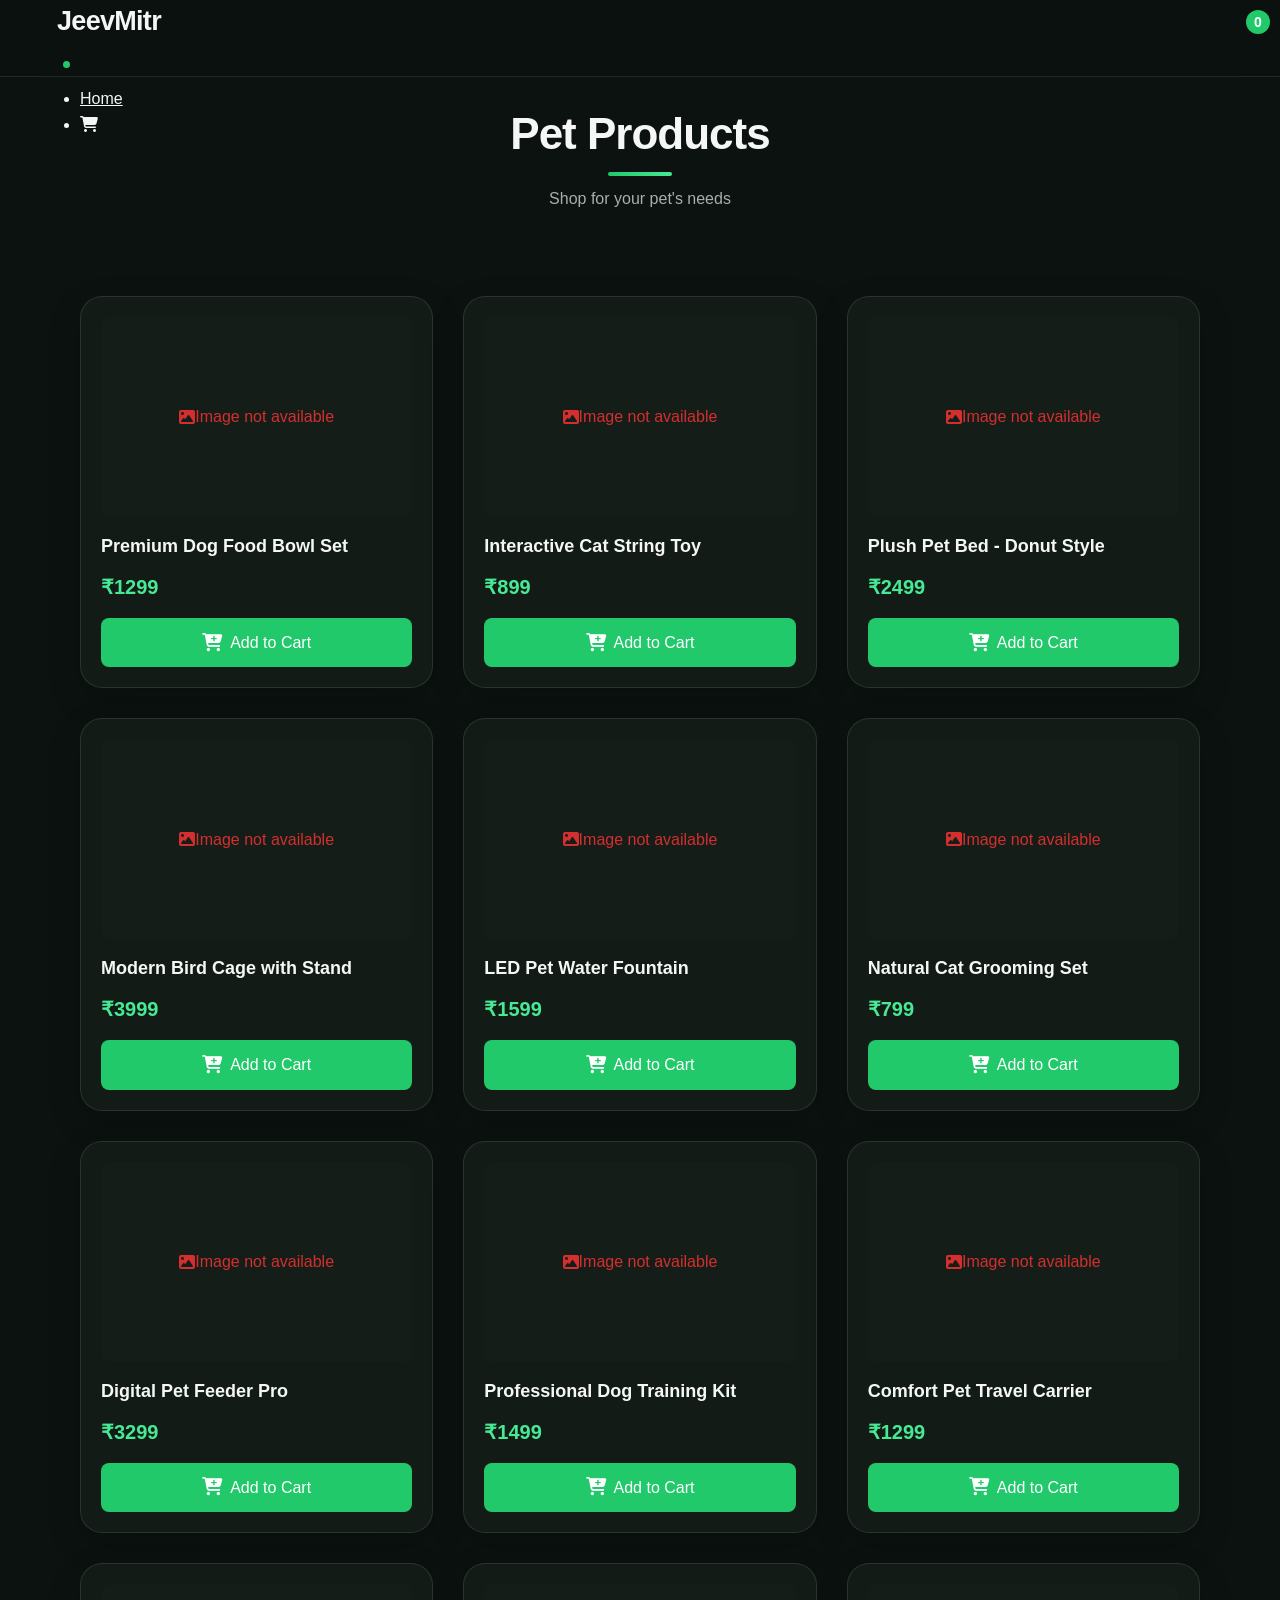
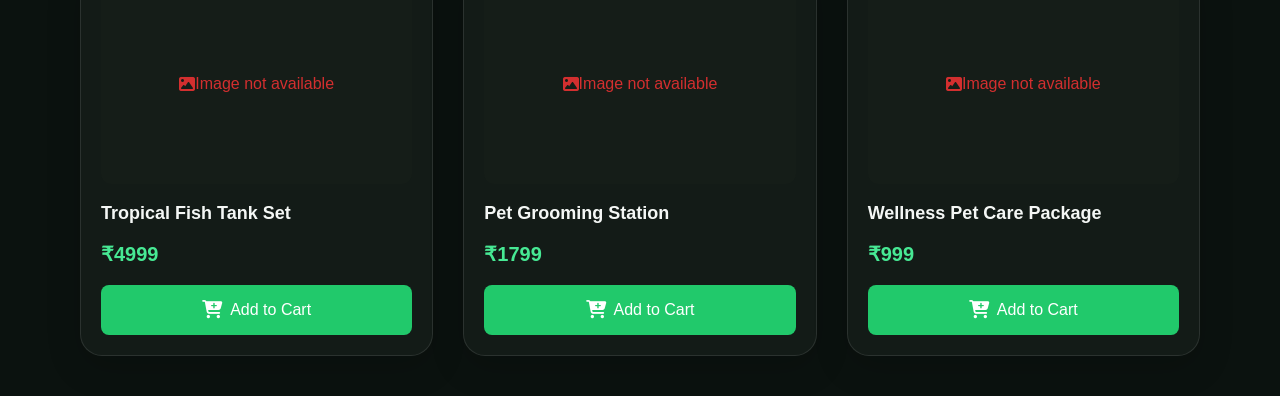
<file: pet-products.html>
<!DOCTYPE html>
<html lang="en">
<head>
    <meta charset="UTF-8">
    <meta name="viewport" content="width=device-width, initial-scale=1.0">
    <title>Pet Products - JeevMitr</title>
    <link href="https://fonts.googleapis.com/css2?family=Roboto:wght@400;500;700&display=swap" rel="stylesheet">
    <link rel="stylesheet" href="https://cdnjs.cloudflare.com/ajax/libs/font-awesome/6.5.1/css/all.min.css">
    <link rel="stylesheet" href="style.css">
    <style>
        .products {
            padding-top: 100px;
            min-height: 100vh;
        }
        .products-grid {
            display: grid;
            grid-template-columns: repeat(auto-fill, minmax(280px, 1fr));
            gap: 30px;
            padding: 40px 0;
        }
        .product-card {
            background: white;
            border-radius: 15px;
            padding: 20px;
            box-shadow: 0 2px 10px rgba(0,0,0,0.1);
            transition: all 0.3s;
            position: relative;
            overflow: hidden;
        }
        .product-card:hover {
            transform: translateY(-5px);
            box-shadow: 0 5px 20px rgba(0,0,0,0.15);
        }
        .product-image {
            width: 100%;
            height: 200px;
            object-fit: cover;
            border-radius: 10px;
            margin-bottom: 15px;
            transition: transform 0.3s;
            background: #f5f5f5;
        }
        .product-card:hover .product-image {
            transform: scale(1.05);
        }
        .product-title {
            font-size: 18px;
            margin-bottom: 10px;
            color: var(--primary);
            font-weight: 600;
        }
        .product-price {
            font-size: 20px;
            font-weight: bold;
            color: var(--primary-dark);
            margin-bottom: 15px;
        }
        .add-to-cart {
            background: var(--primary);
            color: white;
            padding: 12px 20px;
            border: none;
            border-radius: 8px;
            cursor: pointer;
            width: 100%;
            transition: all 0.3s;
            font-weight: 500;
            display: flex;
            align-items: center;
            justify-content: center;
            gap: 8px;
        }
        .add-to-cart:hover {
            background: var(--primary-dark);
            transform: translateY(-2px);
            box-shadow: 0 5px 15px rgba(76, 175, 80, 0.3);
        }
        .add-to-cart i {
            font-size: 18px;
        }
        .cart-count {
            position: absolute;
            top: 10px;
            right: 10px;
            background: var(--primary);
            color: white;
            border-radius: 50%;
            width: 24px;
            height: 24px;
            display: flex;
            align-items: center;
            justify-content: center;
            font-size: 14px;
            font-weight: bold;
        }

        /* Cart Modal Styles */
        .cart-modal {
            display: none;
            position: fixed;
            top: 0;
            right: 0;
            width: 100%;
            max-width: 400px;
            height: 100%;
            background: white;
            box-shadow: -5px 0 15px rgba(0,0,0,0.1);
            z-index: 1000;
            overflow-y: auto;
        }
        .cart-header {
            padding: 20px;
            border-bottom: 1px solid #eee;
            display: flex;
            justify-content: space-between;
            align-items: center;
        }
        .cart-title {
            font-size: 24px;
            color: var(--primary);
            margin: 0;
        }
        .close-cart {
            font-size: 24px;
            cursor: pointer;
            color: var(--gray);
        }
        .cart-items {
            padding: 20px;
        }
        .cart-item {
            display: flex;
            gap: 15px;
            padding: 15px 0;
            border-bottom: 1px solid #eee;
        }
        .cart-item-image {
            width: 80px;
            height: 80px;
            object-fit: cover;
            border-radius: 8px;
        }
        .cart-item-details {
            flex: 1;
        }
        .cart-item-title {
            font-size: 16px;
            color: var(--primary);
            margin-bottom: 5px;
        }
        .cart-item-price {
            font-size: 18px;
            font-weight: bold;
            color: var(--primary-dark);
        }
        .cart-item-remove {
            color: #ff4444;
            cursor: pointer;
            font-size: 20px;
        }
        .cart-total {
            padding: 20px;
            border-top: 1px solid #eee;
            position: sticky;
            bottom: 0;
            background: white;
        }
        .total-amount {
            font-size: 24px;
            font-weight: bold;
            color: var(--primary-dark);
            margin-bottom: 20px;
        }
        .checkout-btn {
            width: 100%;
            padding: 15px;
            background: var(--primary);
            color: white;
            border: none;
            border-radius: 8px;
            font-size: 18px;
            font-weight: 500;
            cursor: pointer;
            transition: all 0.3s;
        }
        .checkout-btn:hover {
            background: var(--primary-dark);
            transform: translateY(-2px);
            box-shadow: 0 5px 15px rgba(76, 175, 80, 0.3);
        }
        .empty-cart {
            text-align: center;
            padding: 40px;
            color: var(--gray);
        }
        .empty-cart i {
            font-size: 48px;
            margin-bottom: 20px;
            color: var(--primary);
        }

        /* Add loading animation styles */
        .loading {
            display: flex;
            justify-content: center;
            align-items: center;
            min-height: 200px;
        }
        .loading-spinner {
            width: 40px;
            height: 40px;
            border: 4px solid #f3f3f3;
            border-top: 4px solid var(--primary);
            border-radius: 50%;
            animation: spin 1s linear infinite;
        }
        @keyframes spin {
            0% { transform: rotate(0deg); }
            100% { transform: rotate(360deg); }
        }
        .product-image.error {
            background: #ffebee;
            display: flex;
            align-items: center;
            justify-content: center;
            color: #d32f2f;
        }
    </style>
</head>
<body>
        <header>
        <div class="container">
            <nav>
                <ul class="nav-links">
                    <div class="logo">
                        <i style="font-size: 40px; color: var(--primary); margin-right: 10px;"></i>
                        <h1>JeevMitr</h1>
                    </div>
                    <li><a href="index.html">Home</a></li>
                    <li>
                        <a href="#" onclick="toggleCart()">
                            <i class="fas fa-shopping-cart"></i>
                            <span class="cart-count" id="cartCount">0</span>
                        </a>
                    </li>
                </ul>
            </nav>
        </div>
    </header>

    <section class="products">
        <div class="container">
            <div class="section-title">
                <h2>Pet Products</h2>
                <p>Shop for your pet's needs</p>
            </div>
            <div class="products-grid" id="productsGrid">
                <!-- Products will be dynamically added here -->
            </div>
        </div>
    </section>

    <!-- Cart Modal -->
    <div class="cart-modal" id="cartModal">
        <div class="cart-header">
            <h2 class="cart-title">Your Cart</h2>
            <span class="close-cart" onclick="toggleCart()">&times;</span>
        </div>
        <div class="cart-items" id="cartItems">
            <!-- Cart items will be dynamically added here -->
        </div>
        <div class="cart-total">
            <div class="total-amount">
                Total: ₹<span id="cartTotal">0</span>
            </div>
            <button class="checkout-btn" onclick="checkout()">
                <i class="fas fa-shopping-bag"></i> Proceed to Checkout
            </button>
        </div>
    </div>

    <script>
        // Pixabay API configuration
        const PIXABAY_API_KEY = '49682095-6510dbd79b6c06a276bab328a'; // Replace with your Pixabay API key
        
        const products = [
            {
                id: 1,
                name: "Premium Dog Food Bowl Set",
                category: "Food",
                petType: "Dog",
                price: 1299,
                rating: 4.8,
                reviews: 245,
                description: "Complete feeding station with elevated bowls for comfortable dining",
                features: ["Elevated Design", "Stainless Steel Bowls", "Non-slip Base"],
                image: null
            },
            {
                id: 2,
                name: "Interactive Cat String Toy",
                category: "Toys",
                petType: "Cat",
                price: 899,
                rating: 4.7,
                reviews: 189,
                description: "Engaging wand toy with feathers and bells for active play",
                features: ["Retractable Wand", "Natural Feathers", "Bell Attachments"],
                image: null
            },
            {
                id: 3,
                name: "Plush Pet Bed - Donut Style",
                category: "Bedding",
                petType: "All",
                price: 2499,
                rating: 4.9,
                reviews: 320,
                description: "Round, soft plush bed with raised rim for cozy rest",
                features: ["Self-warming", "Machine Washable", "Anti-anxiety Design"],
                image: null
            },
            {
                id: 4,
                name: "Modern Bird Cage with Stand",
                category: "Housing",
                petType: "Bird",
                price: 3999,
                rating: 4.8,
                reviews: 156,
                description: "Spacious vertical cage with multiple perches and play areas",
                features: ["Easy Access Doors", "Seed Catchers", "Included Perches"],
                image: null
            },
            {
                id: 5,
                name: "LED Pet Water Fountain",
                category: "Accessories",
                petType: "All",
                price: 1599,
                rating: 4.6,
                reviews: 278,
                description: "Illuminated water fountain with cascading design",
                features: ["LED Indicator", "Multiple Flow Settings", "Carbon Filter"],
                image: null
            },
            {
                id: 6,
                name: "Natural Cat Grooming Set",
                category: "Hygiene",
                petType: "Cat",
                price: 799,
                rating: 4.7,
                reviews: 423,
                description: "Complete grooming kit with natural bristle brush",
                features: ["Soft Bristles", "Ergonomic Handle", "Massage Action"],
                image: null
            },
            {
                id: 7,
                name: "Digital Pet Feeder Pro",
                category: "Accessories",
                petType: "All",
                price: 3299,
                rating: 4.8,
                reviews: 167,
                description: "Smart automatic feeder with portion control",
                features: ["LCD Display", "Voice Recording", "Backup Battery"],
                image: null
            },
            {
                id: 8,
                name: "Professional Dog Training Kit",
                category: "Training",
                petType: "Dog",
                price: 1499,
                rating: 4.7,
                reviews: 234,
                description: "Complete training set with clicker and treats pouch",
                features: ["Professional Clicker", "Treat Storage", "Training Guide"],
                image: null
            },
            {
                id: 9,
                name: "Comfort Pet Travel Carrier",
                category: "Travel",
                petType: "All",
                price: 1299,
                rating: 4.6,
                reviews: 198,
                description: "Soft-sided carrier with mesh ventilation panels",
                features: ["Shoulder Strap", "Safety Locks", "Comfort Pad"],
                image: null
            },
            {
                id: 10,
                name: "Tropical Fish Tank Set",
                category: "Housing",
                petType: "Fish",
                price: 4999,
                rating: 4.8,
                reviews: 145,
                description: "Modern aquarium with built-in filtration system",
                features: ["LED Lighting", "Quiet Filter", "Live Plant Ready"],
                image: null
            },
            {
                id: 11,
                name: "Pet Grooming Station",
                category: "Grooming",
                petType: "All",
                price: 1799,
                rating: 4.7,
                reviews: 289,
                description: "Professional grooming tools with adjustable table",
                features: ["Height Adjustable", "Storage Tray", "Safety Harness"],
                image: null
            },
            {
                id: 12,
                name: "Wellness Pet Care Package",
                category: "Health",
                petType: "All",
                price: 999,
                rating: 4.8,
                reviews: 176,
                description: "Complete pet care kit with health supplements",
                features: ["Natural Ingredients", "Daily Supplements", "Health Guide"],
                image: null
            }
        ];

        let cart = [];
        const cartModal = document.getElementById('cartModal');
        const cartItems = document.getElementById('cartItems');
        const cartCount = document.getElementById('cartCount');
        const cartTotal = document.getElementById('cartTotal');

        async function fetchProductImage(searchQuery) {
            try {
                const response = await fetch(
                    `https://pixabay.com/api/?key=${PIXABAY_API_KEY}&q=${searchQuery}&image_type=photo&category=animals&per_page=100`
                );
                const data = await response.json();
                return data.hits?.[0]?.webformatURL || null;
            } catch (error) {
                console.error('Error fetching image:', error);
                return null;
            }
        }

        async function generateSearchQuery(product) {
            // Combine product category and pet type for more relevant results
            const searchTerms = [];
            if (product.petType && product.petType !== 'All') {
                searchTerms.push(product.petType.toLowerCase());
            }
            if (product.category) {
                searchTerms.push(product.category.toLowerCase());
            }
            // Add specific terms based on product category
            switch (product.category) {
                case 'Food':
                    searchTerms.push('pet food');
                    break;
                case 'Toys':
                    searchTerms.push('pet toy');
                    break;
                case 'Bedding':
                    searchTerms.push('pet bed');
                    break;
                case 'Housing':
                    searchTerms.push(product.petType === 'Bird' ? 'bird cage' : 'pet house');
                    break;
                case 'Accessories':
                    searchTerms.push('pet accessory');
                    break;
                case 'Hygiene':
                    searchTerms.push('pet care');
                    break;
                case 'Training':
                    searchTerms.push('dog training');
                    break;
                case 'Grooming':
                    searchTerms.push('pet grooming');
                    break;
            }
            return searchTerms.join(' ');
        }

        async function displayProducts() {
            const productsGrid = document.getElementById('productsGrid');
            productsGrid.innerHTML = products.map(product => `
                <div class="product-card">
                    <div class="loading">
                        <div class="loading-spinner"></div>
                    </div>
                    <h3 class="product-title">${product.name}</h3>
                    <p class="product-price">₹${product.price}</p>
                    <button class="add-to-cart" onclick="addToCart(${product.id})">
                        <i class="fas fa-cart-plus"></i> Add to Cart
                    </button>
                </div>
            `).join('');

            // Fetch and update images
            const productCards = document.querySelectorAll('.product-card');
            for (let i = 0; i < products.length; i++) {
                const product = products[i];
                const card = productCards[i];
                const loadingDiv = card.querySelector('.loading');
                
                try {
                    const searchQuery = await generateSearchQuery(product);
                    const imageUrl = await fetchProductImage(searchQuery);
                    if (imageUrl) {
                        const img = document.createElement('img');
                        img.src = imageUrl;
                        img.alt = product.name;
                        img.className = 'product-image';
                        img.onerror = () => {
                            img.src = '';
                            img.className = 'product-image error';
                            img.innerHTML = '<i class="fas fa-image"></i> Image not available';
                        };
                        loadingDiv.replaceWith(img);
                    } else {
                        loadingDiv.className = 'product-image error';
                        loadingDiv.innerHTML = '<i class="fas fa-image"></i> Image not available';
                    }
                } catch (error) {
                    loadingDiv.className = 'product-image error';
                    loadingDiv.innerHTML = '<i class="fas fa-image"></i> Image not available';
                }
            }
        }

        function addToCart(productId) {
            const product = products.find(p => p.id === productId);
            const existingItem = cart.find(item => item.id === productId);

            if (existingItem) {
                existingItem.quantity += 1;
            } else {
                cart.push({
                    ...product,
                    quantity: 1
                });
            }

            updateCart();
            showNotification('Product added to cart!');
        }

        function removeFromCart(productId) {
            cart = cart.filter(item => item.id !== productId);
            updateCart();
        }

        function updateCart() {
            // Update cart count
            const totalItems = cart.reduce((sum, item) => sum + item.quantity, 0);
            cartCount.textContent = totalItems;

            // Update cart items
            if (cart.length === 0) {
                cartItems.innerHTML = `
                    <div class="empty-cart">
                        <i class="fas fa-shopping-cart"></i>
                        <p>Your cart is empty</p>
                    </div>
                `;
            } else {
                cartItems.innerHTML = cart.map(item => `
                    <div class="cart-item">
                        <img src="${item.image}" alt="${item.name}" class="cart-item-image">
                        <div class="cart-item-details">
                            <h4 class="cart-item-title">${item.name}</h4>
                            <p class="cart-item-price">₹${item.price} x ${item.quantity}</p>
                        </div>
                        <i class="fas fa-times cart-item-remove" onclick="removeFromCart(${item.id})"></i>
                    </div>
                `).join('');
            }

            // Update total
            const total = cart.reduce((sum, item) => sum + (item.price * item.quantity), 0);
            cartTotal.textContent = total;
        }

        function toggleCart() {
            cartModal.style.display = cartModal.style.display === 'block' ? 'none' : 'block';
        }

        function checkout() {
            if (cart.length === 0) {
                showNotification('Your cart is empty!');
                return;
            }
            
            // Save cart to localStorage
            localStorage.setItem('cart', JSON.stringify(cart));
            
            // Redirect to checkout page
            window.location.href = 'checkout.html';
        }

        function showNotification(message) {
            const notification = document.createElement('div');
            notification.className = 'notification';
            notification.textContent = message;
            document.body.appendChild(notification);

            setTimeout(() => {
                notification.remove();
            }, 3000);
        }

        // Initialize the page
        displayProducts();
        updateCart();

        // Close cart when clicking outside
        window.onclick = function(event) {
            if (event.target === cartModal) {
                toggleCart();
            }
        }
    </script>
</body>
</html>
</file>
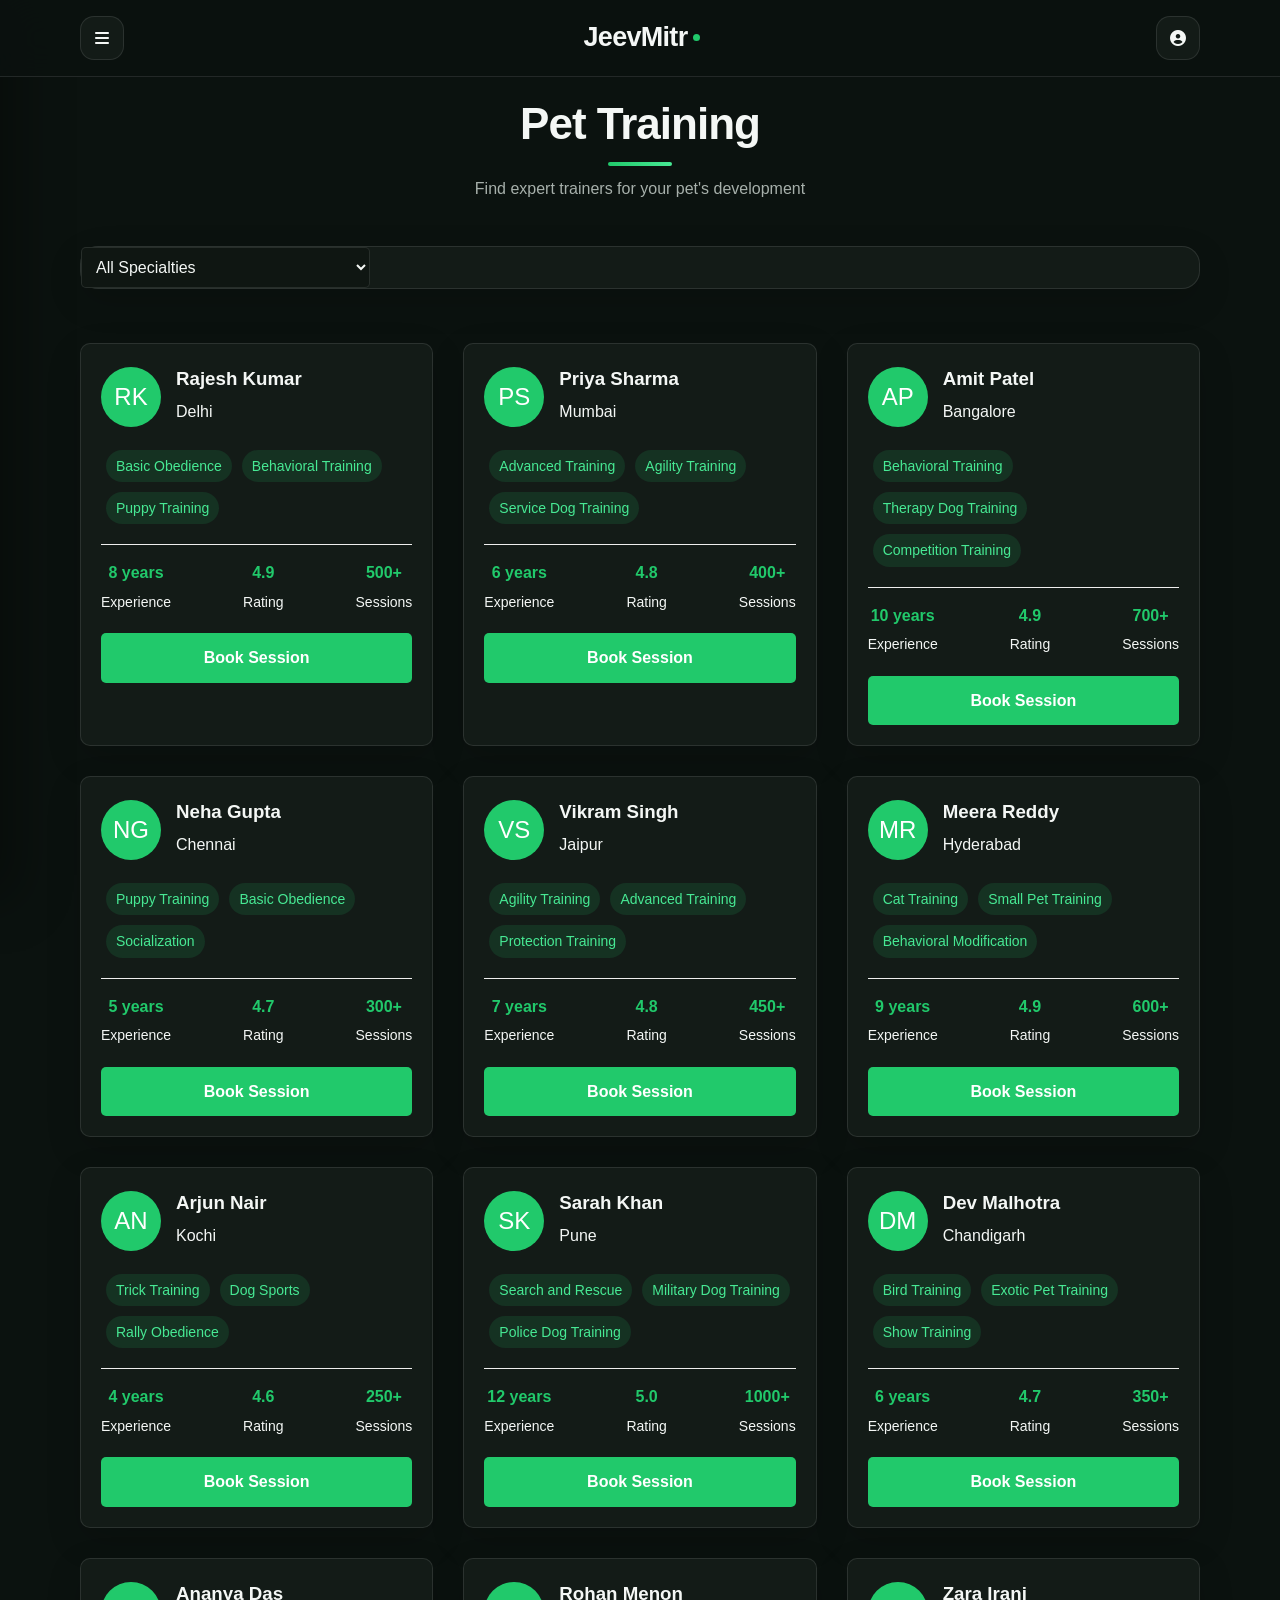
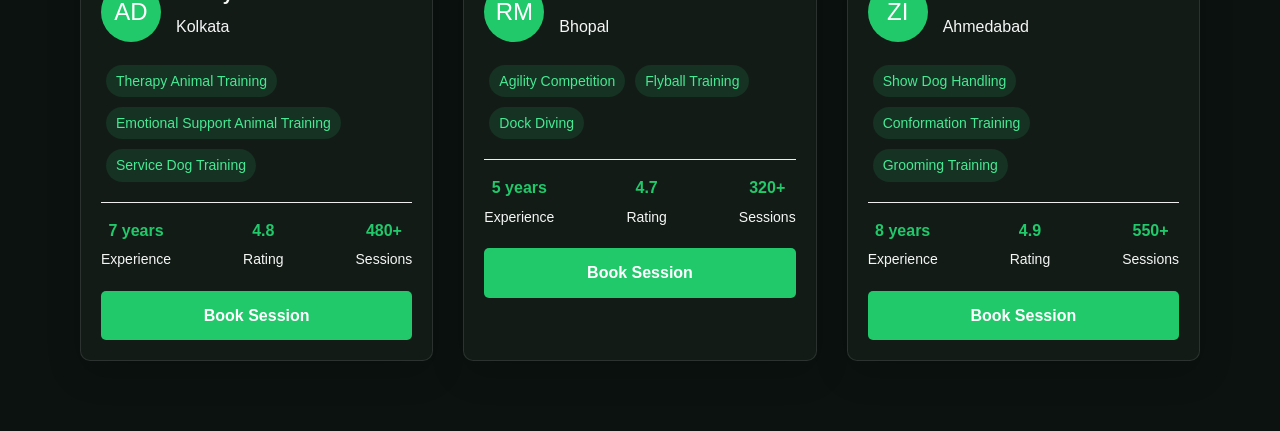
<file: pet-training.html>
<!DOCTYPE html>
<html lang="en">
<head>
    <meta charset="UTF-8">
    <meta name="viewport" content="width=device-width, initial-scale=1.0">
    <title>Pet Training - JeevMitr</title>
    <link href="https://fonts.googleapis.com/css2?family=Roboto:wght@400;500;700&display=swap" rel="stylesheet">
    <link rel="stylesheet" href="https://cdnjs.cloudflare.com/ajax/libs/font-awesome/6.5.1/css/all.min.css">
    <link rel="stylesheet" href="style.css">
    <style>
        .training {
            padding-top: 100px;
            min-height: 100vh;
        }
        .trainers-grid {
            display: grid;
            grid-template-columns: repeat(auto-fit, minmax(300px, 1fr));
            gap: 30px;
            margin-top: 40px;
        }
        .trainer-card {
            background: white;
            border-radius: 10px;
            padding: 20px;
            box-shadow: 0 2px 10px rgba(0,0,0,0.1);
            transition: transform 0.3s;
        }
        .trainer-card:hover {
            transform: translateY(-5px);
        }
        .trainer-header {
            display: flex;
            align-items: center;
            margin-bottom: 15px;
        }
        .trainer-avatar {
            width: 60px;
            height: 60px;
            border-radius: 50%;
            background: var(--primary);
            display: flex;
            align-items: center;
            justify-content: center;
            margin-right: 15px;
            color: white;
            font-size: 24px;
        }
        .trainer-info h3 {
            margin: 0;
            color: var(--primary);
        }
        .trainer-info p {
            margin: 5px 0;
            color: var(--gray);
        }
        .trainer-specialties {
            margin: 15px 0;
        }
        .specialty-tag {
            display: inline-block;
            background: #e3f2fd;
            color: var(--primary);
            padding: 5px 10px;
            border-radius: 20px;
            margin: 5px;
            font-size: 14px;
        }
        .trainer-stats {
            display: flex;
            justify-content: space-between;
            margin: 15px 0;
            padding-top: 15px;
            border-top: 1px solid #eee;
        }
        .stat-item {
            text-align: center;
        }
        .stat-item h4 {
            margin: 0;
            color: var(--primary);
        }
        .stat-item p {
            margin: 5px 0;
            font-size: 14px;
            color: var(--gray);
        }
        .book-btn {
            width: 100%;
            padding: 12px;
            background: var(--primary);
            color: white;
            border: none;
            border-radius: 5px;
            cursor: pointer;
            font-size: 16px;
            transition: background 0.3s;
        }
        .book-btn:hover {
            background: var(--primary-dark);
        }

        /* Modal Styles */
        .modal {
            display: none;
            position: fixed;
            top: 0;
            left: 0;
            width: 100%;
            height: 100%;
            background-color: rgba(0,0,0,0.5);
            z-index: 1000;
            overflow-y: auto;
            padding: 20px;
        }
        .modal-content {
            position: relative;
            background-color: white;
            margin: 5% auto;
            padding: 40px;
            width: 90%;
            max-width: 600px;
            border-radius: 20px;
            box-shadow: 0 10px 30px rgba(0,0,0,0.2);
            animation: modalFadeIn 0.3s ease-out;
        }
        @keyframes modalFadeIn {
            from {
                opacity: 0;
                transform: translateY(-20px);
            }
            to {
                opacity: 1;
                transform: translateY(0);
            }
        }
        .close-modal {
            position: absolute;
            right: 25px;
            top: 25px;
            font-size: 28px;
            cursor: pointer;
            color: var(--gray);
            transition: color 0.3s;
            background: none;
            border: none;
            padding: 5px;
        }
        .close-modal:hover {
            color: var(--primary);
        }
        .modal-title {
            color: var(--primary);
            margin-bottom: 30px;
            font-size: 28px;
            text-align: center;
            position: relative;
            padding-bottom: 15px;
        }
        .modal-title::after {
            content: '';
            position: absolute;
            bottom: 0;
            left: 50%;
            transform: translateX(-50%);
            width: 60px;
            height: 3px;
            background: var(--primary);
            border-radius: 3px;
        }
        .booking-form {
            margin-top: 20px;
        }
        .form-group {
            margin-bottom: 25px;
            position: relative;
        }
        .form-group label {
            display: block;
            margin-bottom: 8px;
            color: var(--primary);
            font-weight: 500;
            font-size: 16px;
        }
        .form-group input,
        .form-group select,
        .form-group textarea {
            width: 100%;
            padding: 12px 15px;
            border: 2px solid #e0e0e0;
            border-radius: 8px;
            font-size: 16px;
            transition: all 0.3s;
            background-color: #f9f9f9;
        }
        .form-group input:focus,
        .form-group select:focus,
        .form-group textarea:focus {
            border-color: var(--primary);
            background-color: white;
            outline: none;
            box-shadow: 0 0 0 3px rgba(76, 175, 80, 0.1);
        }
        .form-group textarea {
            resize: vertical;
            min-height: 100px;
        }
        .submit-btn {
            width: 100%;
            padding: 15px;
            background: var(--primary);
            color: white;
            border: none;
            border-radius: 8px;
            font-size: 18px;
            font-weight: 500;
            cursor: pointer;
            transition: all 0.3s;
            margin-top: 10px;
        }
        .submit-btn:hover {
            background: var(--primary-dark);
            transform: translateY(-2px);
            box-shadow: 0 5px 15px rgba(76, 175, 80, 0.3);
        }
        .receipt-details {
            margin: 30px 0;
            padding: 25px;
            background: #f9f9f9;
            border-radius: 12px;
            border: 1px solid #e0e0e0;
        }
        .receipt-details p {
            margin: 15px 0;
            font-size: 16px;
            line-height: 1.6;
            display: flex;
            justify-content: space-between;
            align-items: center;
        }
        .receipt-details strong {
            color: var(--primary);
            font-weight: 600;
            min-width: 150px;
        }
        .modal-buttons {
            display: flex;
            gap: 15px;
            justify-content: flex-end;
            margin-top: 30px;
        }
        .print-btn {
            background: var(--primary);
            color: white;
            padding: 12px 30px;
            border: none;
            border-radius: 8px;
            cursor: pointer;
            font-size: 16px;
            font-weight: 500;
            transition: all 0.3s;
            display: flex;
            align-items: center;
            gap: 8px;
        }
        .print-btn:hover {
            background: var(--primary-dark);
            transform: translateY(-2px);
            box-shadow: 0 5px 15px rgba(76, 175, 80, 0.3);
        }
        .print-btn i {
            font-size: 18px;
        }
        @media (max-width: 768px) {
            .modal-content {
                padding: 30px 20px;
                margin: 10% auto;
            }
            .receipt-details p {
                flex-direction: column;
                align-items: flex-start;
                gap: 5px;
            }
            .receipt-details strong {
                min-width: auto;
            }
            .modal-buttons {
                flex-direction: column;
            }
            .print-btn,
            .submit-btn {
                width: 100%;
                justify-content: center;
            }
        }
    </style>
</head>
<body>
    <header>
        <div class="container">
            <nav>
                <!-- Menu Toggle Button -->
                <button class="menu-toggle" onclick="toggleSidebar()">
                    <i class="fas fa-bars"></i>
                </button>

                <!-- Center Logo -->
                <div class="logo">
                      
                    <h1>JeevMitr</h1>
                </div>

                <!-- Profile Section -->
                <div class="profile-section">
                     
                    <div class="profile-dropdown">
                        <button class="profile-button" onclick="toggleProfileMenu()">
                            <i class="fas fa-user-circle"></i>
                        </button>
                        <div class="profile-menu">
                            <ul>
                                <li><a href="#"><i class="fas fa-user"></i> My Profile</a></li>
                                <li><a href="#"><i class="fas fa-cog"></i> Settings</a></li>
                                <li><a href="#" onclick="handleLogout()"><i class="fas fa-sign-out-alt"></i> Logout</a></li>
                            </ul>
                        </div>
                    </div>
                </div>
            </nav>
        </div>
    </header>

    <!-- Sidebar -->
    <div class="sidebar">
        <ul class="nav-links">
            <li><a href="index.html"><i class="fas fa-home"></i> Home</a></li>
            <li><a href="pet-healthcare.html"><i class="fas fa-heartbeat"></i> Pet Healthcare</a></li>
            <li><a href="pet-training.html"><i class="fas fa-dog"></i> Pet Training</a></li>
            <li><a href="pet-grooming.html"><i class="fas fa-cut"></i> Pet Grooming</a></li>
            <li><a href="ngo-connect.html"><i class="fas fa-hand-holding-heart"></i> NGO Connect</a></li>
            <li><a href="ai-diagnosis.html"><i class="fas fa-robot"></i> AI Diagnosis</a></li>
            <li><a href="pet-products.html"><i class="fas fa-shopping-cart"></i> Pet Products</a></li>
        </ul>
    </div>

    <section class="training">
        <div class="container">
            <div class="section-title">
                <h2>Pet Training</h2>
                <p>Find expert trainers for your pet's development</p>
            </div>
            <!-- Add filter section -->
            <div class="filter-section" style="margin-bottom: 30px;">
                <select id="specialtyFilter" onchange="filterTrainers()" style="padding: 10px; border-radius: 5px; border: 1px solid #ddd; min-width: 200px;">
                    <option value="">All Specialties</option>
                </select>
            </div>
            <div class="trainers-grid" id="trainersGrid">
                <!-- Trainer cards will be dynamically added here -->
            </div>
        </div>
    </section>

    <!-- Booking Modal -->
    <div id="bookingModal" class="modal">
        <div class="modal-content">
            <span class="close-modal" onclick="closeModal('bookingModal')">&times;</span>
            <h3 class="modal-title">Book Training Session</h3>
            <div class="booking-form">
                <form id="trainingForm">
                    <div class="form-group">
                        <label for="petName">Pet Name</label>
                        <input type="text" id="petName" required>
                    </div>
                    <div class="form-group">
                        <label for="petType">Pet Type</label>
                        <select id="petType" required>
                            <option value="">Select Pet Type</option>
                            <option value="dog">Dog</option>
                            <option value="cat">Cat</option>
                            <option value="other">Other</option>
                        </select>
                    </div>
                    <div class="form-group">
                        <label for="trainingType">Training Type</label>
                        <select id="trainingType" required>
                            <option value="">Select Training Type</option>
                            <option value="basic">Basic Obedience</option>
                            <option value="advanced">Advanced Training</option>
                            <option value="behavioral">Behavioral Training</option>
                            <option value="agility">Agility Training</option>
                            <option value="puppy">Puppy Training</option>
                        </select>
                    </div>
                    <div class="form-group">
                        <label for="sessionDate">Session Date</label>
                        <input type="date" id="sessionDate" required>
                    </div>
                    <div class="form-group">
                        <label for="sessionTime">Session Time</label>
                        <input type="time" id="sessionTime" required>
                    </div>
                    <div class="form-group">
                        <label for="specialRequirements">Special Requirements</label>
                        <textarea id="specialRequirements" rows="3" placeholder="Any specific requirements or notes for the trainer"></textarea>
                    </div>
                    <button type="submit" class="submit-btn">Book Session</button>
                </form>
            </div>
        </div>
    </div>

    <!-- Confirmation Modal -->
    <div id="confirmationModal" class="modal">
        <div class="modal-content">
            <span class="close-modal" onclick="closeModal('confirmationModal')">&times;</span>
            <h3 class="modal-title">Booking Confirmation</h3>
            <div class="receipt-details" id="bookingReceipt">
                <!-- Receipt details will be dynamically added here -->
            </div>
            <div class="modal-buttons">
                <button onclick="printReceipt('bookingReceipt')" class="print-btn">
                    <i class="fas fa-print"></i> Print Receipt
                </button>
                <button onclick="closeModal('confirmationModal')" class="submit-btn">Close</button>
            </div>
        </div>
    </div>

    <script>
        const trainers = [
            {
                id: 1,
                name: "Rajesh Kumar",
                experience: "8 years",
                rating: "4.9",
                sessions: "500+",
                specialties: ["Basic Obedience", "Behavioral Training", "Puppy Training"],
                location: "Delhi",
                avatar: "RK"
            },
            {
                id: 2,
                name: "Priya Sharma",
                experience: "6 years",
                rating: "4.8",
                sessions: "400+",
                specialties: ["Advanced Training", "Agility Training", "Service Dog Training"],
                location: "Mumbai",
                avatar: "PS"
            },
            {
                id: 3,
                name: "Amit Patel",
                experience: "10 years",
                rating: "4.9",
                sessions: "700+",
                specialties: ["Behavioral Training", "Therapy Dog Training", "Competition Training"],
                location: "Bangalore",
                avatar: "AP"
            },
            {
                id: 4,
                name: "Neha Gupta",
                experience: "5 years",
                rating: "4.7",
                sessions: "300+",
                specialties: ["Puppy Training", "Basic Obedience", "Socialization"],
                location: "Chennai",
                avatar: "NG"
            },
            {
                id: 5,
                name: "Vikram Singh",
                experience: "7 years",
                rating: "4.8",
                sessions: "450+",
                specialties: ["Agility Training", "Advanced Training", "Protection Training"],
                location: "Jaipur",
                avatar: "VS"
            },
            {
                id: 6,
                name: "Meera Reddy",
                experience: "9 years",
                rating: "4.9",
                sessions: "600+",
                specialties: ["Cat Training", "Small Pet Training", "Behavioral Modification"],
                location: "Hyderabad",
                avatar: "MR"
            },
            {
                id: 7,
                name: "Arjun Nair",
                experience: "4 years",
                rating: "4.6",
                sessions: "250+",
                specialties: ["Trick Training", "Dog Sports", "Rally Obedience"],
                location: "Kochi",
                avatar: "AN"
            },
            {
                id: 8,
                name: "Sarah Khan",
                experience: "12 years",
                rating: "5.0",
                sessions: "1000+",
                specialties: ["Search and Rescue", "Military Dog Training", "Police Dog Training"],
                location: "Pune",
                avatar: "SK"
            },
            {
                id: 9,
                name: "Dev Malhotra",
                experience: "6 years",
                rating: "4.7",
                sessions: "350+",
                specialties: ["Bird Training", "Exotic Pet Training", "Show Training"],
                location: "Chandigarh",
                avatar: "DM"
            },
            {
                id: 10,
                name: "Ananya Das",
                experience: "7 years",
                rating: "4.8",
                sessions: "480+",
                specialties: ["Therapy Animal Training", "Emotional Support Animal Training", "Service Dog Training"],
                location: "Kolkata",
                avatar: "AD"
            },
            {
                id: 11,
                name: "Rohan Menon",
                experience: "5 years",
                rating: "4.7",
                sessions: "320+",
                specialties: ["Agility Competition", "Flyball Training", "Dock Diving"],
                location: "Bhopal",
                avatar: "RM"
            },
            {
                id: 12,
                name: "Zara Irani",
                experience: "8 years",
                rating: "4.9",
                sessions: "550+",
                specialties: ["Show Dog Handling", "Conformation Training", "Grooming Training"],
                location: "Ahmedabad",
                avatar: "ZI"
            }
        ];

        function getUniqueSpecialties() {
            const specialtiesSet = new Set();
            trainers.forEach(trainer => {
                trainer.specialties.forEach(specialty => {
                    specialtiesSet.add(specialty);
                });
            });
            return Array.from(specialtiesSet).sort();
        }

        function populateSpecialtyFilter() {
            const specialtyFilter = document.getElementById('specialtyFilter');
            const specialties = getUniqueSpecialties();
            
            specialties.forEach(specialty => {
                const option = document.createElement('option');
                option.value = specialty;
                option.textContent = specialty;
                specialtyFilter.appendChild(option);
            });
        }

        function filterTrainers() {
            const selectedSpecialty = document.getElementById('specialtyFilter').value;
            const trainersGrid = document.getElementById('trainersGrid');
            
            const filteredTrainers = selectedSpecialty 
                ? trainers.filter(trainer => trainer.specialties.includes(selectedSpecialty))
                : trainers;

            trainersGrid.innerHTML = filteredTrainers.map(trainer => `
                <div class="trainer-card">
                    <div class="trainer-header">
                        <div class="trainer-avatar">${trainer.avatar}</div>
                        <div class="trainer-info">
                            <h3>${trainer.name}</h3>
                            <p>${trainer.location}</p>
                        </div>
                    </div>
                    <div class="trainer-specialties">
                        ${trainer.specialties.map(specialty => 
                            `<span class="specialty-tag">${specialty}</span>`
                        ).join('')}
                    </div>
                    <div class="trainer-stats">
                        <div class="stat-item">
                            <h4>${trainer.experience}</h4>
                            <p>Experience</p>
                        </div>
                        <div class="stat-item">
                            <h4>${trainer.rating}</h4>
                            <p>Rating</p>
                        </div>
                        <div class="stat-item">
                            <h4>${trainer.sessions}</h4>
                            <p>Sessions</p>
                        </div>
                    </div>
                    <button class="book-btn" onclick="openBookingModal(${trainer.id})">Book Session</button>
                </div>
            `).join('');
        }

        let selectedTrainer = null;

        function openBookingModal(trainerId) {
            selectedTrainer = trainers.find(t => t.id === trainerId);
            document.getElementById('bookingModal').style.display = 'block';
        }

        document.getElementById('trainingForm').addEventListener('submit', function(e) {
            e.preventDefault();
            const petName = document.getElementById('petName').value;
            const petType = document.getElementById('petType').value;
            const trainingType = document.getElementById('trainingType').value;
            const sessionDate = document.getElementById('sessionDate').value;
            const sessionTime = document.getElementById('sessionTime').value;
            const specialRequirements = document.getElementById('specialRequirements').value;

            const receipt = document.getElementById('bookingReceipt');
            receipt.innerHTML = `
                <p><strong>Trainer:</strong> ${selectedTrainer.name}</p>
                <p><strong>Pet Name:</strong> ${petName}</p>
                <p><strong>Pet Type:</strong> ${petType}</p>
                <p><strong>Training Type:</strong> ${trainingType}</p>
                <p><strong>Session Date:</strong> ${sessionDate}</p>
                <p><strong>Session Time:</strong> ${sessionTime}</p>
                ${specialRequirements ? `<p><strong>Special Requirements:</strong> ${specialRequirements}</p>` : ''}
                <p><strong>Booking ID:</strong> ${Math.random().toString(36).substr(2, 9).toUpperCase()}</p>
            `;

            document.getElementById('bookingModal').style.display = 'none';
            document.getElementById('confirmationModal').style.display = 'block';
        });

        function closeModal(modalId) {
            document.getElementById(modalId).style.display = 'none';
        }

        function printReceipt(receiptId) {
            const printWindow = window.open('', '_blank');
            const receiptContent = document.getElementById(receiptId).innerHTML;
            const modalTitle = document.querySelector('#confirmationModal .modal-title').textContent;
            
            printWindow.document.write(`
                <!DOCTYPE html>
                <html>
                <head>
                    <title>${modalTitle}</title>
                    <style>
                        body {
                            font-family: Arial, sans-serif;
                            padding: 20px;
                        }
                        .receipt-header {
                            text-align: center;
                            margin-bottom: 20px;
                        }
                        .receipt-header h1 {
                            color: #4caf50;
                            margin-bottom: 10px;
                        }
                        .receipt-details {
                            background: #f9f9f9;
                            padding: 20px;
                            border-radius: 8px;
                        }
                        .receipt-details p {
                            margin: 10px 0;
                            font-size: 16px;
                        }
                        .receipt-details strong {
                            color: #4caf50;
                        }
                        .receipt-footer {
                            margin-top: 30px;
                            text-align: center;
                            font-size: 14px;
                            color: #666;
                        }
                    </style>
                </head>
                <body>
                    <div class="receipt-header">
                        <h1>JeevMitr</h1>
                        <h2>${modalTitle}</h2>
                        <p>Date: ${new Date().toLocaleDateString()}</p>
                    </div>
                    <div class="receipt-details">
                        ${receiptContent}
                    </div>
                    <div class="receipt-footer">
                        <p>Thank you for choosing JeevMitr!</p>
                        <p>For any queries, contact: support@jeevmitr.com</p>
                    </div>
                </body>
                </html>
            `);
            
            printWindow.document.close();
            printWindow.print();
        }

        // Close modal when clicking outside
        window.onclick = function(event) {
            if (event.target.classList.contains('modal')) {
                event.target.style.display = 'none';
            }
        }

        // Initialize the page
        document.addEventListener('DOMContentLoaded', function() {
            populateSpecialtyFilter();
            filterTrainers();
        });
    </script>
</body>
</html>
</file>
<file: style.css>
/* JeevMitr — unified UI polish */
:root{--bg:#0b120f;--surface:#131b17;--surface-2:#19221d;--surface-3:#202a24;--text:#f4f7f5;--muted:#a7b0ab;--border:rgba(255,255,255,.10);--primary:#21c96b;--primary-dark:#0c9950;--primary-soft:rgba(33,201,107,.13);--accent:#47e994;--emergency:#e5484d;--emergency-dark:#bb3037;--warning:#e4a800;--shadow:0 18px 50px rgba(0,0,0,.30)}
*{box-sizing:border-box;margin:0;padding:0}html{scroll-behavior:smooth}body{min-height:100vh;background:radial-gradient(circle at 10% 5%,rgba(33,201,107,.08),transparent 28%),radial-gradient(circle at 90% 25%,rgba(71,233,148,.05),transparent 24%),var(--bg);color:var(--text);font-family:"Segoe UI",Tahoma,Geneva,Verdana,sans-serif;line-height:1.6}button,input,select,textarea{font:inherit}button{cursor:pointer}a{color:inherit}.container{width:min(1120px,calc(100% - 40px));margin:auto}
header{position:fixed;inset:0 0 auto;z-index:1002;background:rgba(11,18,15,.88);border-bottom:1px solid var(--border);backdrop-filter:blur(18px)}nav{height:76px;display:grid;grid-template-columns:48px 1fr auto;align-items:center;gap:16px}.menu-toggle,.profile-button{width:44px;height:44px;border:1px solid var(--border);border-radius:14px;background:var(--surface);color:var(--text);display:grid;place-items:center}.menu-toggle:hover,.profile-button:hover{border-color:rgba(33,201,107,.45);color:var(--accent)}.logo{display:flex;align-items:center;justify-content:center}.logo h1{font-size:27px;font-weight:800;letter-spacing:-.7px}.logo h1:after{content:"";display:inline-block;width:7px;height:7px;margin-left:6px;border-radius:50%;background:var(--primary);vertical-align:5px}.auth-container,.profile-section{display:flex;align-items:center;justify-content:flex-end}.auth-button{min-height:44px;padding:0 17px;border:0;border-radius:14px;background:linear-gradient(135deg,var(--primary),var(--primary-dark));color:#061109;font-weight:800;text-decoration:none;box-shadow:0 9px 24px rgba(33,201,107,.18)}.auth-button:hover{transform:translateY(-1px);filter:brightness(1.06)}
.auth-dropdown,.profile-menu{position:absolute;right:0;top:calc(100% + 12px);min-width:290px;padding:16px;border:1px solid var(--border);border-radius:16px;background:var(--surface-2);box-shadow:var(--shadow);display:none}.auth-dropdown.active,.profile-menu.active{display:block}.auth-dropdown form{display:flex;flex-direction:column;gap:12px}.auth-dropdown h3{color:var(--text)}.auth-dropdown input,.modal-form input{width:100%;padding:12px 14px;border:1px solid var(--border);border-radius:12px;background:#0f1612;color:var(--text);outline:none}.auth-dropdown input:focus,.modal-form input:focus{border-color:rgba(33,201,107,.7);box-shadow:0 0 0 4px var(--primary-soft)}.auth-dropdown button{border:0;border-radius:12px;padding:12px;background:var(--primary);color:#061109;font-weight:800}.auth-dropdown a{color:var(--accent);text-decoration:none}.profile-dropdown{position:relative}.profile-menu{min-width:220px;padding:8px}.profile-menu ul{list-style:none}.profile-menu li a{display:flex;align-items:center;gap:10px;padding:11px 12px;border-radius:10px;text-decoration:none;color:var(--text)}.profile-menu li a:hover{background:var(--primary-soft);color:var(--accent)}
.sidebar{position:fixed;top:0;left:-290px;width:290px;height:100vh;z-index:1001;padding:92px 14px 20px;background:rgba(15,24,19,.98);border-right:1px solid var(--border);box-shadow:20px 0 50px rgba(0,0,0,.30);transition:left .3s}.sidebar.active{left:0}.sidebar-overlay{display:none;position:fixed;inset:0;z-index:1000;background:rgba(0,0,0,.58);backdrop-filter:blur(2px)}.sidebar-overlay.active{display:block}.sidebar .nav-links{display:flex;flex-direction:column;gap:6px;list-style:none}.sidebar .nav-links a{display:flex;align-items:center;gap:12px;padding:13px 14px;border-radius:12px;color:var(--muted);text-decoration:none;font-weight:600}.sidebar .nav-links a:hover{background:var(--primary-soft);color:var(--text)}.sidebar .nav-links a i{width:20px;text-align:center}
.hero{padding:140px 0 84px}.hero .container{display:grid;grid-template-columns:1.03fr .97fr;gap:54px;align-items:center}.hero-content h2{font-size:clamp(40px,5vw,64px);line-height:1.03;letter-spacing:-2px;margin-bottom:24px}.hero-content p{max-width:640px;color:var(--muted);font-size:19px}.hero-image img{width:100%;display:block;border:1px solid var(--border);border-radius:28px;box-shadow:var(--shadow)}
.features,.pricing,.problem-solution,.how-it-works{padding:84px 0}.section-title{text-align:center;max-width:760px;margin:0 auto 44px}.section-title h2{font-size:clamp(30px,4vw,44px);line-height:1.1;letter-spacing:-1px}.section-title h2:after{content:"";display:block;width:64px;height:4px;margin:14px auto 0;border-radius:999px;background:linear-gradient(90deg,var(--primary),var(--accent))}.section-title p{color:var(--muted);margin-top:10px}.features-grid{display:grid;grid-template-columns:repeat(3,1fr);gap:20px}.feature-card{min-height:270px;padding:28px;display:flex;flex-direction:column;align-items:flex-start;text-align:left;background:linear-gradient(180deg,rgba(255,255,255,.035),rgba(255,255,255,.015));border:1px solid var(--border);border-radius:22px;box-shadow:0 12px 35px rgba(0,0,0,.16);transition:.25s}.feature-card:hover{transform:translateY(-5px);border-color:rgba(33,201,107,.34);box-shadow:0 20px 44px rgba(0,0,0,.24)}.feature-icon{width:58px;height:58px;display:grid;place-items:center;border-radius:18px;background:var(--primary-soft);color:var(--accent);margin-bottom:20px}.feature-icon i{font-size:25px!important;color:inherit!important}.feature-card h3{font-size:21px;margin-bottom:10px}.feature-card p{color:var(--muted)}.feature-button{margin-top:auto;padding-top:20px;color:var(--accent);font-weight:800;text-decoration:none;display:inline-flex;gap:8px;align-items:center}
.problem-solution{background:rgba(255,255,255,.018)}.tabs{display:flex;gap:6px;padding:5px;width:max-content;margin:0 auto 30px;background:var(--surface);border:1px solid var(--border);border-radius:14px}.tab-button{border:0;border-radius:10px;background:transparent;color:var(--muted);padding:11px 18px;font-weight:800}.tab-button.active{background:var(--primary-soft);color:var(--accent)}.problem-list,.solution-list{max-width:850px;margin:auto;list-style:none}.problem-list li,.solution-list li{padding:17px 18px;margin-bottom:12px;border:1px solid var(--border);border-radius:14px;background:var(--surface);color:var(--text)}
.how-it-works .steps{gap:20px}.step-number{background:linear-gradient(135deg,var(--primary),var(--primary-dark));color:#061109;box-shadow:0 10px 24px rgba(33,201,107,.18)}.step h3{color:var(--text)}.step p{color:var(--muted)}
/* Pricing */
.pricing{padding-top:96px}.pricing-toggle{display:flex;align-items:center;justify-content:center;gap:13px;width:max-content;margin:0 auto 42px;padding:10px 15px;border:1px solid var(--border);border-radius:16px;background:var(--surface)}.toggle-option{color:var(--muted);font-weight:800}.toggle-option.active{color:var(--accent)}.discount-badge{display:inline-flex;margin-left:6px;padding:3px 8px;border-radius:999px;background:var(--primary-soft);color:var(--accent);font-size:12px}.toggle-switch{position:relative;width:54px;height:30px;display:block}.toggle-switch input{opacity:0;width:0;height:0}.toggle-slider{position:absolute;inset:0;border-radius:999px;background:#303933;transition:.25s}.toggle-slider:before{content:"";position:absolute;width:22px;height:22px;left:4px;top:4px;border-radius:50%;background:#fff;transition:.25s}.toggle-switch input:checked+.toggle-slider{background:var(--primary)}.toggle-switch input:checked+.toggle-slider:before{transform:translateX(24px)}.pricing-grid{display:flex;flex-direction:column;gap:46px}.pricing-category{width:100%}.category-title{font-size:25px;color:var(--text);margin:0 0 18px;padding-left:14px;position:relative}.category-title:before{content:"";position:absolute;left:0;top:50%;transform:translateY(-50%);width:5px;height:25px;border-radius:5px;background:linear-gradient(var(--primary),var(--accent))}.pricing-cards{display:grid;grid-template-columns:repeat(3,minmax(0,1fr));gap:20px}.pricing-card{position:relative;overflow:hidden;background:linear-gradient(180deg,#17211c,#111914);min-height:350px;display:flex;flex-direction:column;border:1px solid var(--border);border-radius:22px;box-shadow:0 12px 35px rgba(0,0,0,.18);transition:.25s}.pricing-card:hover{transform:translateY(-5px);border-color:rgba(33,201,107,.34);box-shadow:0 20px 44px rgba(0,0,0,.24)}.pricing-card.popular{border-color:rgba(33,201,107,.65);box-shadow:0 18px 40px rgba(33,201,107,.10)}.popular-tag{position:absolute;top:14px;right:0;padding:6px 13px;border-radius:999px 0 0 999px;background:var(--primary);color:#061109;font-size:12px;font-weight:900}.card-header{padding:28px 25px 20px;border-bottom:1px solid var(--border);text-align:center}.card-header h3{font-size:21px;margin-bottom:13px;color:var(--text)}.price{display:flex;align-items:flex-start;justify-content:center;gap:2px}.currency{font-size:23px;font-weight:700;margin-top:5px;color:var(--text)}.amount{font-size:38px;line-height:1;font-weight:900;color:var(--accent)}.amount.yearly{display:none}.period{align-self:flex-end;margin-bottom:3px;color:var(--muted);font-size:14px}.card-body{padding:24px;flex:1}.benefits-list{list-style:none;display:flex;flex-direction:column;gap:13px}.benefits-list li{display:flex;gap:10px;align-items:flex-start;color:var(--muted)}.benefits-list li i{color:var(--primary);margin-top:5px}.card-footer{padding:0 24px 24px}.subscribe-btn,.primary-btn{width:100%;border:0;border-radius:14px;padding:13px 18px;background:linear-gradient(135deg,var(--primary),var(--primary-dark));color:#061109;font-weight:900;box-shadow:0 10px 22px rgba(33,201,107,.14)}.subscribe-btn:hover,.primary-btn:hover{transform:translateY(-1px);filter:brightness(1.05)}
/* Shared cards / forms */
.service-card,.symptoms-form,.results-section,.trainer-card,.rescue-card,.status-card,.ngo-match-card,.ngo-card,.ngo-tool-card{background:linear-gradient(180deg,rgba(255,255,255,.035),rgba(255,255,255,.015))!important;border:1px solid var(--border)!important;border-radius:22px;box-shadow:0 12px 35px rgba(0,0,0,.16)!important;color:var(--text)!important}.service-header{display:flex;align-items:center;gap:12px;margin-bottom:15px}.service-header i,.results-header i{color:var(--accent)}.service-description,.disease-description{color:var(--muted)!important}.results-header{display:flex;align-items:center;gap:12px;margin-bottom:20px}.disease-card,.recommendation-item{background:#101713!important;border:1px solid var(--border)!important;border-radius:14px;padding:16px;color:var(--text)!important}.disease-name{color:var(--accent)!important}.probability-bar{background:#27302b!important}.probability-fill{background:var(--primary)!important}.recommendations{border-color:var(--border)!important}.recommendation-item i{color:var(--primary)!important}.form-group label{color:var(--accent)!important}.form-group input,.form-group select,.form-group textarea,.modal-form input{background:#0f1612!important;color:var(--text)!important;border:1px solid var(--border)!important;border-radius:12px!important}.form-group input:focus,.form-group select:focus,.form-group textarea:focus,.modal-form input:focus{border-color:rgba(33,201,107,.7)!important;box-shadow:0 0 0 4px var(--primary-soft)!important;outline:none}.loading{color:var(--muted)!important}.loading i{color:var(--primary)!important}
/* Training / Grooming */
.trainers-grid{display:grid;grid-template-columns:repeat(3,minmax(0,1fr));gap:20px;padding:14px 0 70px}.trainer-card{padding:24px}.trainer-name,.groomer-info h3{color:var(--text)!important}.trainer-ngo{color:var(--accent)!important;font-weight:800}.trainer-location,.trainer-specialization,.groomer-info p,.stat-label{color:var(--muted)!important}.book-session,.book-btn{width:100%;border:0;border-radius:14px;padding:13px;background:linear-gradient(135deg,var(--primary),var(--primary-dark));color:#061109;font-weight:900}.groomer-card{background:var(--surface)!important;color:var(--text)!important;border:1px solid var(--border)!important;box-shadow:0 12px 35px rgba(0,0,0,.16)!important}.groomer-avatar{background:var(--primary)!important;color:#061109!important}.groomer-stats{border-color:var(--border)!important}.stat-value{color:var(--accent)!important}.filter-section{background:var(--surface)!important;color:var(--text)!important;border:1px solid var(--border)!important;box-shadow:0 12px 35px rgba(0,0,0,.16)!important;border-radius:18px!important}.filter-title{color:var(--accent)!important}.filter-tag{background:#111914!important;color:var(--muted)!important;border:1px solid var(--border)!important}.filter-tag.active{background:var(--primary-soft)!important;color:var(--accent)!important;border-color:rgba(33,201,107,.5)!important}.specialty-tag{background:var(--primary-soft)!important;color:var(--accent)!important}
/* NGO */
.ngo-connect{padding-top:110px!important;min-height:100vh}.ngo-connect-inner{max-width:980px;margin:auto}.ngo-hero{text-align:center;padding-bottom:24px}.ngo-hero h2{font-size:clamp(34px,5vw,48px);color:var(--text)}.ngo-hero p{color:var(--muted);margin-top:8px}.ngo-toolbar{display:grid;grid-template-columns:1.2fr .8fr;gap:14px;margin:28px 0}.ngo-grid{display:grid;grid-template-columns:repeat(2,minmax(0,1fr));gap:18px;padding-bottom:70px}.ngo-tool-card,.ngo-card{padding:20px}.ngo-tool-card label{display:block;color:var(--muted);font-size:13px;font-weight:800;margin-bottom:8px}.ngo-tool-card select,.ngo-tool-card input{width:100%;padding:13px 14px;border:1px solid var(--border)!important;border-radius:12px;background:#0f1612!important;color:var(--text)!important}.ngo-actions{display:flex;gap:10px;margin-top:10px}.ngo-action-btn{border:1px solid var(--border);border-radius:12px;padding:10px 13px;background:#18211c;color:var(--text);font-weight:800}.ngo-action-btn.primary{background:var(--primary);color:#061109;border-color:transparent}.ngo-card.best{border-color:rgba(33,201,107,.6)!important;box-shadow:0 15px 36px rgba(33,201,107,.08)!important}.ngo-top{display:flex;justify-content:space-between;gap:12px;align-items:flex-start}.ngo-badge{display:inline-flex;padding:5px 10px;border-radius:999px;font-size:12px;font-weight:900;background:var(--primary-soft);color:var(--accent);margin-bottom:12px}.ngo-badge.busy{background:#232a26;color:var(--muted)}.ngo-card h3{font-size:22px;color:var(--text)}.ngo-meta{color:var(--muted);font-size:14px}.ngo-tags{display:flex;flex-wrap:wrap;gap:7px;margin:14px 0}.ngo-tag{padding:5px 8px;background:#222c26;border-radius:999px;color:var(--muted);font-size:12px}.ngo-request{width:100%;border:0;border-radius:14px;padding:13px;background:linear-gradient(135deg,var(--emergency),var(--emergency-dark));color:#fff;font-weight:900}
/* Emergency */
.emergency-page{padding-top:110px!important;min-height:100vh}.rescue-shell{max-width:640px;margin:0 auto;background:rgba(19,26,22,.94);border:1px solid var(--border);border-radius:28px;padding:28px;box-shadow:var(--shadow)}
/* Products */
.products{padding-top:110px!important;min-height:100vh;background:var(--bg)!important;color:var(--text)!important}.products-grid{display:grid;grid-template-columns:repeat(3,minmax(0,1fr));gap:20px;padding:32px 0 70px}.product-card{background:var(--surface)!important;color:var(--text)!important;border:1px solid var(--border)!important;border-radius:22px!important;box-shadow:0 12px 35px rgba(0,0,0,.16)!important;overflow:hidden;transition:.25s}.product-card:hover{transform:translateY(-5px);border-color:rgba(33,201,107,.34)!important}.product-card img,.product-image{background:#151d18!important}.product-name,.product-title{color:var(--text)!important}.product-price{color:var(--accent)!important}.cart-modal,.cart-total{background:var(--surface-2)!important;color:var(--text)!important;border:1px solid var(--border)!important}.cart-header{border-color:var(--border)!important}.cart-item-title{color:var(--accent)!important}.empty-cart{color:var(--muted)!important}.products nav .nav-links{display:flex!important;align-items:center!important;justify-content:space-between!important;width:100%!important;gap:24px!important;list-style:none!important}.products nav .nav-links .logo{margin-right:auto!important;justify-content:flex-start!important}.products nav .nav-links>li{margin:0!important;list-style:none!important}
/* Cross-page light-style overrides */
html body,.pet-healthcare,.ai-diagnosis,.ngo-connect,.products,.training,.grooming{background-color:var(--bg)!important;color:var(--text)!important}.ai-diagnosis .symptoms-form,.ai-diagnosis .results-section,.pet-healthcare .service-card,.grooming .booking-form,.grooming .groomer-card,.grooming .filter-section,.training .trainer-card,.products .product-card{background:var(--surface)!important;color:var(--text)!important;border-color:var(--border)!important}.ai-diagnosis .results-header h3,.pet-healthcare .service-header h3,.grooming h2,.grooming h3,.training h2,.training h3{color:var(--text)!important}.ai-diagnosis .form-group input,.ai-diagnosis .form-group select,.ai-diagnosis .form-group textarea,.pet-healthcare .form-group input,.pet-healthcare .form-group select,.pet-healthcare .form-group textarea,.grooming input,.grooming select,.grooming textarea,.training input,.training select,.training textarea{background:#0f1612!important;color:var(--text)!important;border-color:var(--border)!important}.ai-diagnosis .disease-card,.ai-diagnosis .recommendation-item{background:#101713!important;color:var(--text)!important}.ai-diagnosis .disease-description{color:var(--muted)!important}.grooming .groomer-info h3,.grooming .groomer-info p,.grooming .stat-label,.grooming .trainer-info p{color:var(--muted)!important}.grooming .stat-value{color:var(--accent)!important}.products .product-card h3,.products .product-card h4,.products .product-card p{color:var(--text)!important}.products .product-card .price,.products .product-card .product-price{color:var(--accent)!important}.products .cart-modal h3,.products .cart-modal p{color:var(--text)!important}
/* Pet Healthcare — fix legacy light inline theme */
.pet-healthcare .appointment-form,.pet-healthcare .veterinarian-card{background:var(--surface)!important;color:var(--text)!important;border:1px solid var(--border)!important;border-radius:22px!important;box-shadow:0 12px 35px rgba(0,0,0,.16)!important}.pet-healthcare .appointment-form h3,.pet-healthcare .veterinarian-name{color:var(--text)!important}.pet-healthcare .veterinarian-specialty,.pet-healthcare .veterinarian-availability{color:var(--muted)!important}.pet-healthcare .veterinarian-rating{color:#f5c451!important}.pet-healthcare .availability-dot{background:var(--primary)!important}.pet-healthcare .availability-dot.offline{background:var(--emergency)!important}.pet-healthcare .action-button{background:linear-gradient(135deg,var(--primary),var(--primary-dark))!important;color:#061109!important;border-radius:14px!important;box-shadow:0 10px 22px rgba(33,201,107,.14)!important}.pet-healthcare .action-button:hover{filter:brightness(1.05)!important;transform:translateY(-1px)!important;box-shadow:0 16px 30px rgba(33,201,107,.18)!important}.pet-healthcare .form-group input,.pet-healthcare .form-group select,.pet-healthcare .form-group textarea{background:#0f1612!important;color:var(--text)!important;border:1px solid var(--border)!important}.pet-healthcare .form-group label{color:var(--accent)!important}.pet-healthcare .veterinarian-list>h3{color:var(--text)!important}
/* Homepage subscription modals — restore missing modal system */
.modal-overlay{position:fixed!important;inset:0!important;z-index:9999!important;display:flex!important;align-items:center!important;justify-content:center!important;padding:20px!important;background:rgba(0,0,0,.72)!important;opacity:0!important;visibility:hidden!important;pointer-events:none!important;transition:opacity .2s ease,visibility .2s ease!important}.modal-overlay.active{opacity:1!important;visibility:visible!important;pointer-events:auto!important}.modal-content{width:min(600px,96vw)!important;max-height:90vh!important;overflow:auto!important;background:var(--surface-2)!important;color:var(--text)!important;border:1px solid var(--border)!important;border-radius:22px!important;box-shadow:var(--shadow)!important}.modal-header{display:flex!important;align-items:center!important;justify-content:space-between!important;gap:16px!important;padding:20px 24px!important;border-bottom:1px solid var(--border)!important}.modal-header h3{color:var(--text)!important;font-size:20px!important;margin:0!important}.close-modal{border:0!important;background:transparent!important;color:var(--muted)!important;font-size:20px!important;width:40px!important;height:40px!important;border-radius:12px!important;display:grid!important;place-items:center!important}.close-modal:hover{background:var(--primary-soft)!important;color:var(--accent)!important}.modal-body{padding:24px!important}.modal-footer{display:flex!important;gap:12px!important;justify-content:flex-end!important;padding:18px 24px!important;border-top:1px solid var(--border)!important}.modal-footer .primary-btn,.modal-footer .secondary-btn{width:auto!important;min-width:160px!important}.secondary-btn{border:1px solid var(--border)!important;border-radius:14px!important;padding:12px 18px!important;background:#151d18!important;color:var(--text)!important;font-weight:800!important}.receipt{padding:22px!important;border:1px solid var(--border)!important;border-radius:18px!important;background:#101713!important}.receipt-header{display:flex!important;align-items:center!important;justify-content:space-between!important;gap:15px!important;margin-bottom:20px!important}.receipt-header .logo{justify-content:flex-start!important}.receipt-header .logo h3{font-size:22px!important;color:var(--text)!important}.receipt-date{font-size:13px!important;color:var(--muted)!important}.receipt-table{width:100%!important;border-collapse:collapse!important;margin-bottom:20px!important}.receipt-table td{padding:9px 0!important;border-bottom:1px solid rgba(255,255,255,.07)!important;color:var(--text)!important}.receipt-table td:first-child{color:var(--muted)!important;width:35%!important}.pet-info{margin-bottom:20px!important}.pet-info h4,.payment-methods h4,.receipt-details h4{color:var(--text)!important;margin-bottom:10px!important}.modal-overlay .form-group{margin-bottom:16px!important}.modal-overlay .form-group label{display:block!important;color:var(--muted)!important;font-weight:800!important;font-size:14px!important;margin-bottom:7px!important}.modal-overlay .form-group input,.modal-overlay .form-group select{width:100%!important;padding:12px 14px!important;border:1px solid var(--border)!important;border-radius:12px!important;background:#0f1612!important;color:var(--text)!important;outline:none!important}.modal-overlay .form-group input:focus,.modal-overlay .form-group select:focus{border-color:rgba(33,201,107,.7)!important;box-shadow:0 0 0 4px var(--primary-soft)!important}.payment-options{display:flex!important;flex-direction:column!important;gap:11px!important}.payment-option{display:flex!important;align-items:center!important;gap:9px!important;color:var(--muted)!important}.payment-label{display:flex!important;align-items:center!important;gap:8px!important;color:var(--text)!important}.terms-checkbox{display:flex!important;gap:9px!important;align-items:flex-start!important;color:var(--muted)!important;font-size:14px!important}.terms-checkbox a{color:var(--accent)!important}.success-content{text-align:center!important;padding:30px!important}.success-icon{font-size:58px!important;color:var(--primary)!important;margin-bottom:15px!important}.success-content h3{color:var(--text)!important}.success-content p{color:var(--muted)!important;margin:10px 0 20px!important}.subscription-details{padding:16px!important;background:#101713!important;border:1px solid var(--border)!important;border-radius:16px!important;margin-bottom:20px!important}.subscription-details p{display:flex!important;justify-content:space-between!important;gap:12px!important;margin:6px 0!important;color:var(--muted)!important}.subscription-details span{color:var(--text)!important;font-weight:800!important}
@media(max-width:992px){.features-grid,.pricing-cards,.trainers-grid,.products-grid{grid-template-columns:repeat(2,minmax(0,1fr))}.hero .container,.healthcare-container,.diagnosis-container{grid-template-columns:1fr}.hero-image{order:-1}.footer-content{grid-template-columns:1fr 1fr}.ngo-toolbar{grid-template-columns:1fr}.pricing-category:nth-child(2) .pricing-cards{grid-template-columns:repeat(2,minmax(0,1fr))}}
@media(max-width:700px){.container{width:min(100% - 28px,1120px)}nav{height:68px;grid-template-columns:44px 1fr auto}.auth-button{padding:0 12px;font-size:13px}.features-grid,.pricing-cards,.trainers-grid,.ngo-grid,.products-grid{grid-template-columns:1fr}.pricing-category:nth-child(2) .pricing-cards{grid-template-columns:1fr}.hero{padding-top:110px}.hero-content h2{font-size:40px}.hero-content p{font-size:17px}.section-title{margin-bottom:32px}.pricing-toggle{max-width:100%;font-size:13px}.discount-badge{display:none}.modal-content{width:min(96vw,520px)!important}.modal-body{padding:18px!important}.modal-footer{flex-direction:column!important}.modal-footer .primary-btn,.modal-footer .secondary-btn{width:100%!important}.footer-content{grid-template-columns:1fr}.footer-bottom{flex-direction:column}.location-selector{flex-direction:column}.location-selector select{min-width:0}.ngo-connect{padding-top:102px!important}.products nav .nav-links{gap:12px!important}.rescue-shell{padding:18px;border-radius:22px}.pet-healthcare .healthcare-container{grid-template-columns:1fr}.pet-healthcare .appointment-form{padding:20px!important}}
</file>
